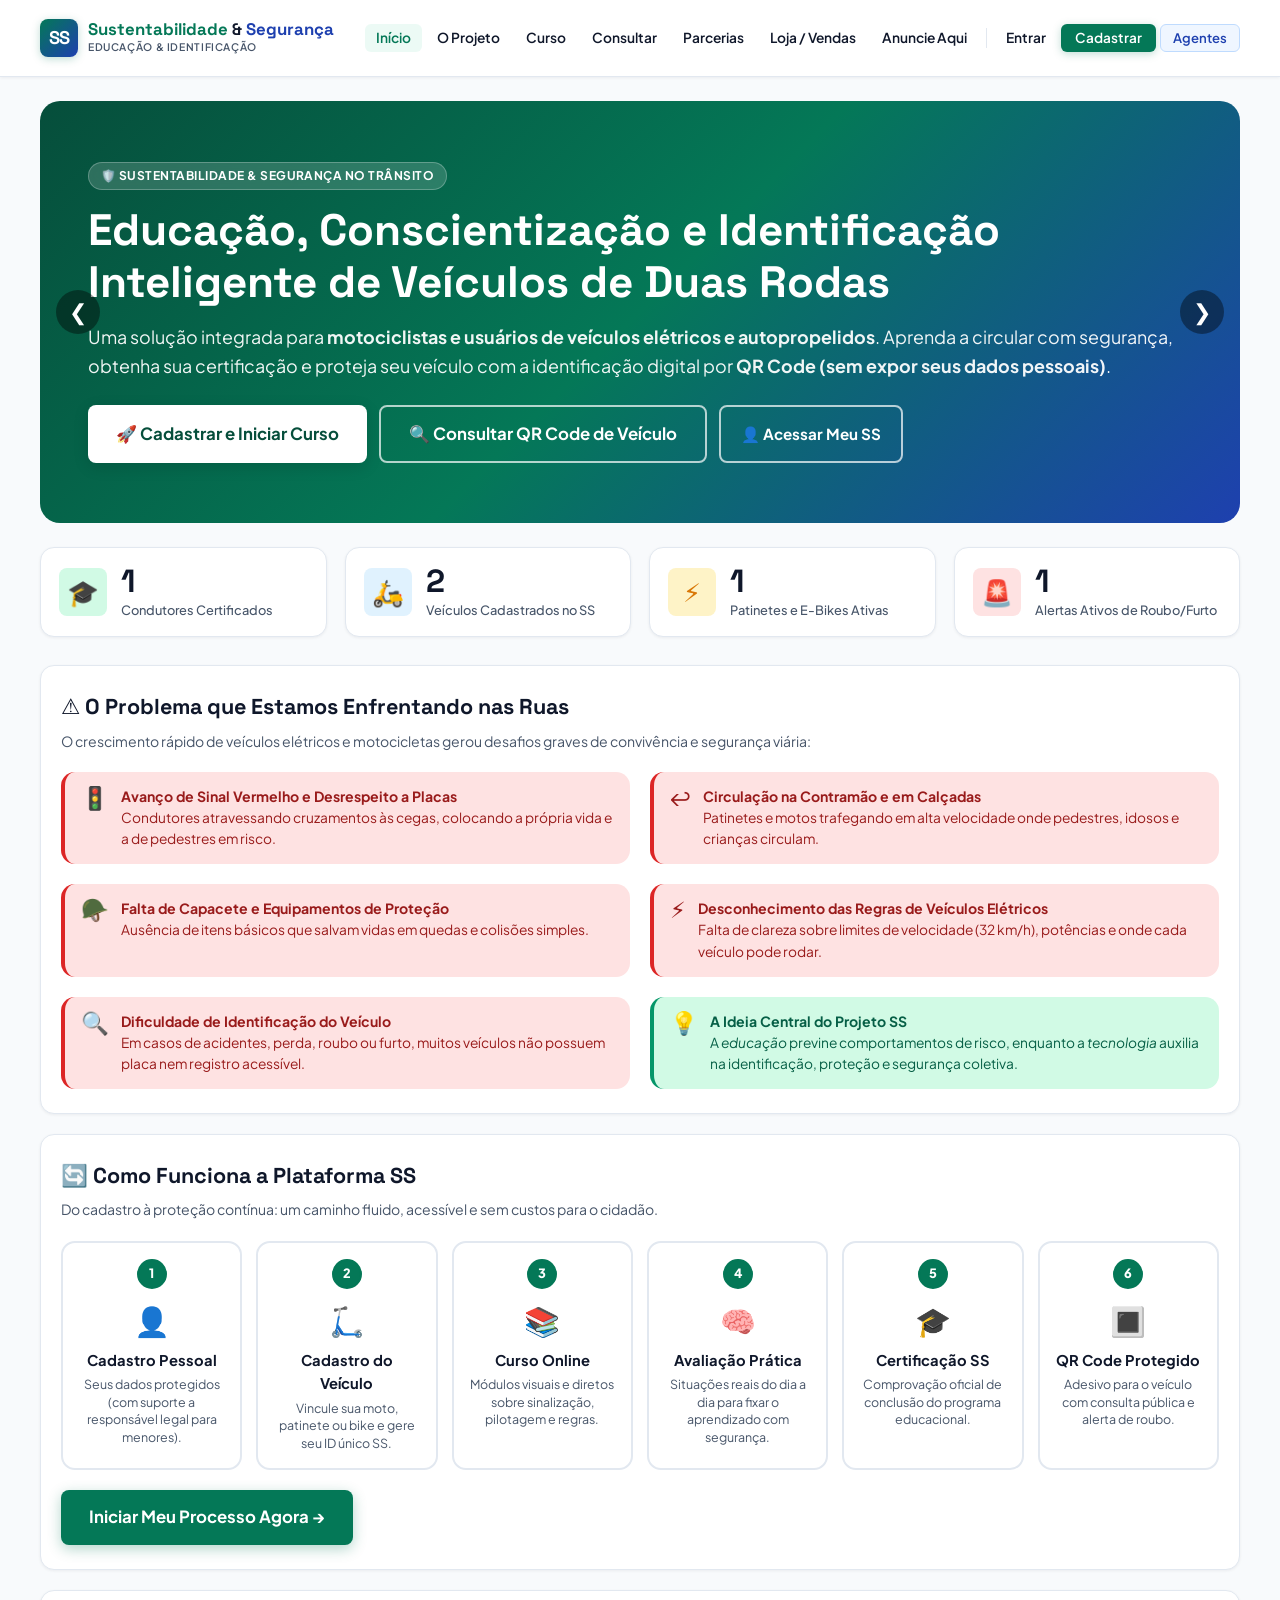
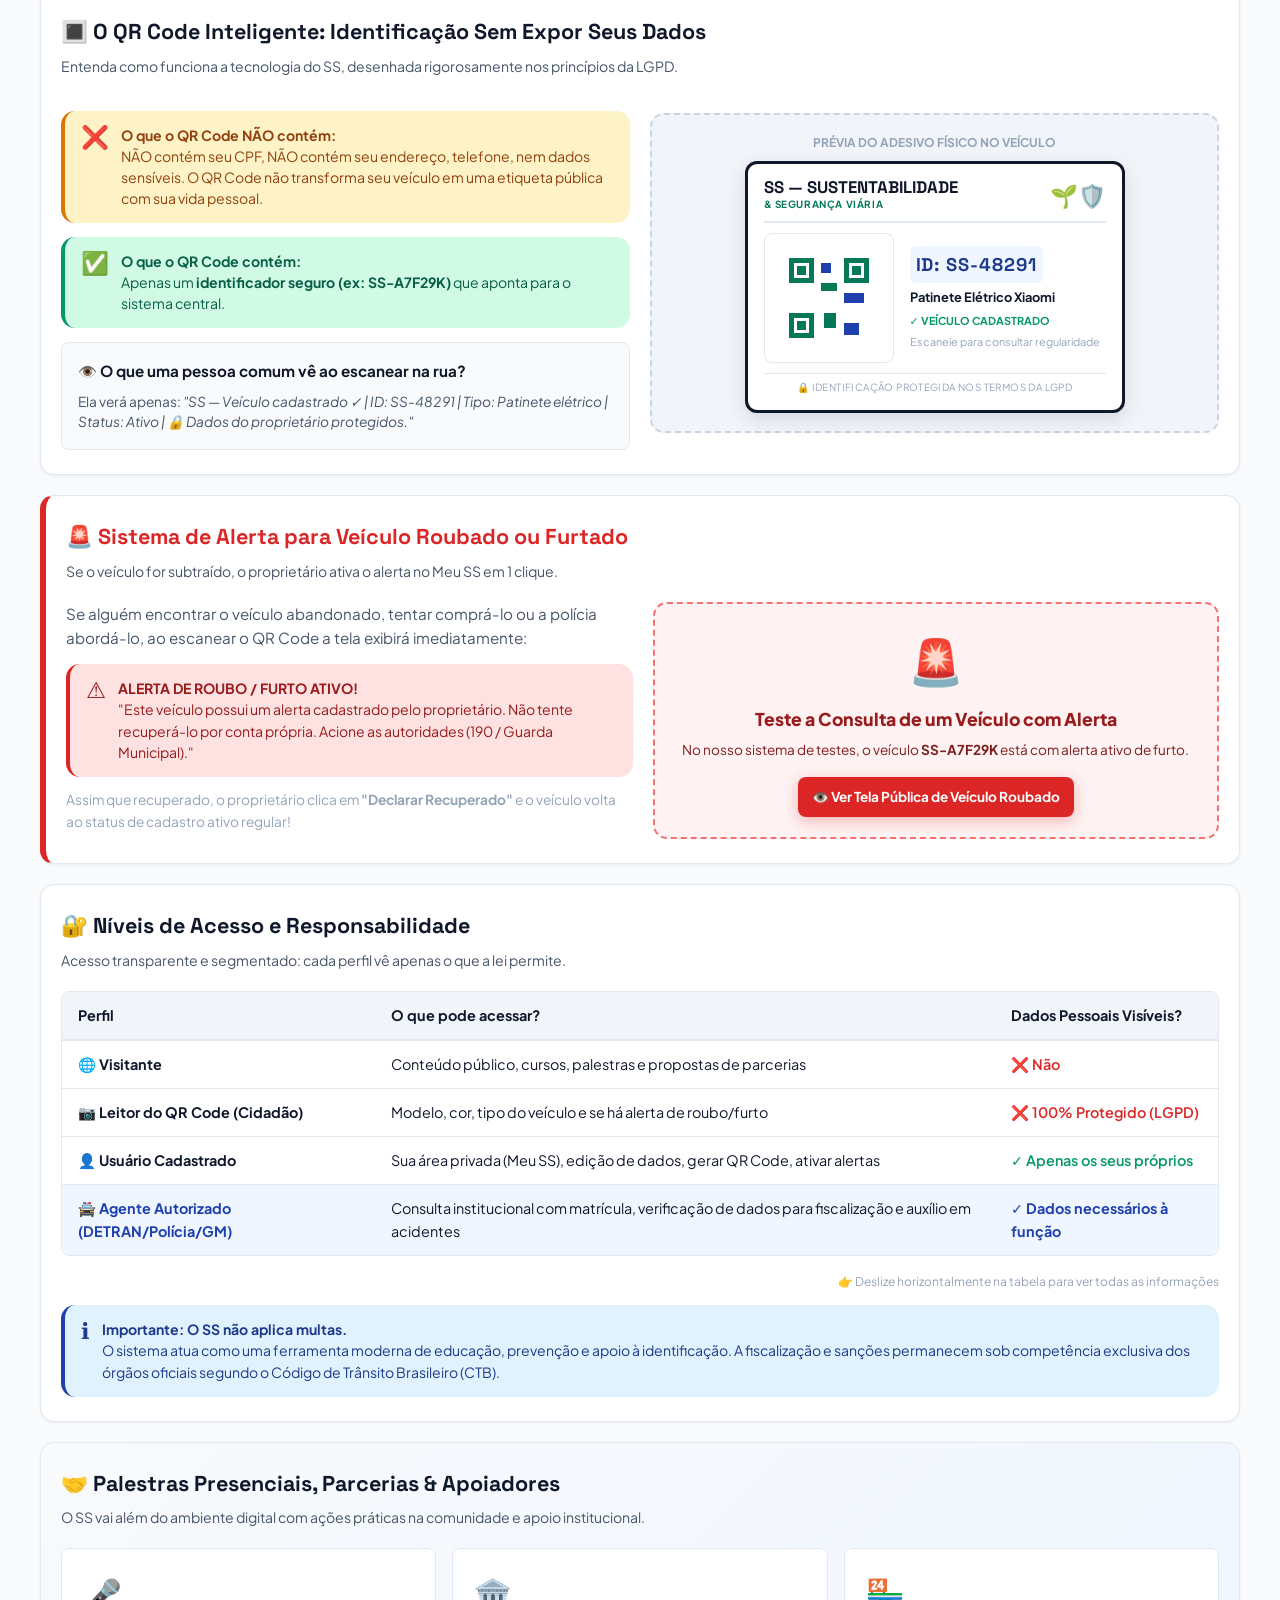
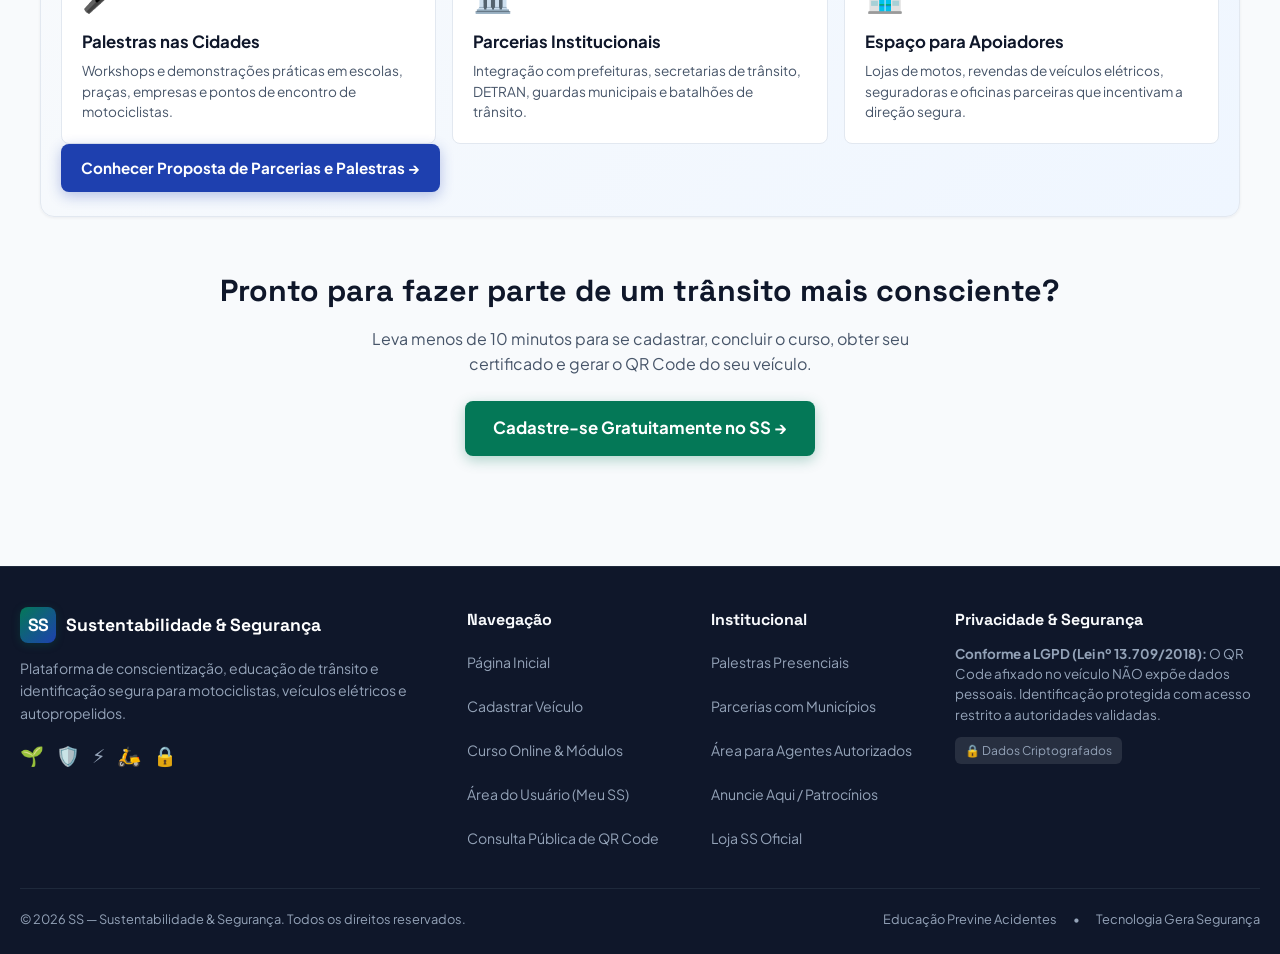
<file: index.html>
<!DOCTYPE html>
<html lang="pt-BR">
<head>
  <meta charset="UTF-8" />
  <meta name="viewport" content="width=device-width, initial-scale=1.0" />
  <title>SS — Sustentabilidade & Segurança | Plataforma Educacional e de Identificação</title>
  <meta name="description" content="Plataforma digital para motociclistas e usuários de veículos elétricos e autopropelidos. Educação, certificação e identificação inteligente com QR Code protegido." />
  <link rel="stylesheet" href="assets/css/style.css" />
  <link rel="icon" href="data:image/svg+xml,<svg xmlns='http://www.w3.org/2000/svg' viewBox='0 0 100 100'><rect width='100' height='100' rx='20' fill='%23047857'/><text x='50%' y='68%' font-family='sans-serif' font-weight='900' font-size='50' fill='white' text-anchor='middle'>SS</text></svg>" />
</head>
<body>

<header class="site-header" id="site-header"></header>

<main class="main-wrapper wide">

  <!-- HERO PRINCIPAL (CARROSSEL) -->
  <section class="hero-carousel-container" style="position: relative; overflow: hidden; border-radius: var(--radius-lg); margin-bottom: 24px;">
    
    <!-- SLIDE 1 (Principal) -->
    <div class="hero-banner carousel-slide" id="slide-1" style="transition: opacity 0.8s ease-in-out; margin-bottom: 0;">
      <div class="hero-badge">
        <span>🛡️ Sustentabilidade & Segurança no Trânsito</span>
      </div>
      <h1 class="hero-title">
        Educação, Conscientização e Identificação Inteligente de Veículos de Duas Rodas
      </h1>
      <p class="hero-description">
        Uma solução integrada para <strong>motociclistas e usuários de veículos elétricos e autopropelidos</strong>.
        Aprenda a circular com segurança, obtenha sua certificação e proteja seu veículo com a identificação digital por <strong>QR Code (sem expor seus dados pessoais)</strong>.
      </p>
      <div class="hero-actions">
        <a href="/cadastro" class="btn btn-light btn-lg">
          🚀 Cadastrar e Iniciar Curso
        </a>
        <a href="/consulta" class="btn btn-outline-white btn-lg">
          🔍 Consultar QR Code de Veículo
        </a>
        <a href="/meu-ss" class="btn btn-outline-white">
          👤 Acessar Meu SS
        </a>
      </div>
    </div>

    <!-- SLIDE 2 (Anúncio) -->
    <div class="hero-banner carousel-slide" id="slide-2" style="background: linear-gradient(135deg, #1E40AF 0%, #1e3a8a 100%); position: absolute; top: 0; left: 0; width: 100%; height: 100%; opacity: 0; transition: opacity 0.8s ease-in-out; display: flex; flex-direction: column; justify-content: center; align-items: center; text-align: center; margin-bottom: 0; padding: 40px 20px; box-sizing: border-box; z-index: 2; pointer-events: none;">
      <div style="font-size:3rem; margin-bottom:16px;">📢</div>
      <h1 class="hero-title" style="margin-bottom: 16px;">
        Coloque Seu Anúncio Aqui
      </h1>
      <p class="hero-description" style="max-width: 700px; margin-bottom: 30px;">
        Apoie a educação no trânsito e exiba sua marca para milhares de motociclistas e usuários de veículos elétricos na sua região.
      </p>
      <div class="hero-actions" style="justify-content: center;">
        <a href="/anuncie.html" class="btn btn-light btn-lg" style="pointer-events: auto;">
          Ver Planos de Patrocínio →
        </a>
      </div>
    </div>

    <!-- SETAS DE NAVEGAÇÃO -->
    <button id="carousel-prev" style="position: absolute; top: 50%; left: 16px; transform: translateY(-50%); background: rgba(0,0,0,0.4); color: white; border: none; border-radius: 50%; width: 44px; height: 44px; font-size: 1.4rem; cursor: pointer; z-index: 10; display: flex; align-items: center; justify-content: center; transition: background 0.2s;">&#10094;</button>
    <button id="carousel-next" style="position: absolute; top: 50%; right: 16px; transform: translateY(-50%); background: rgba(0,0,0,0.4); color: white; border: none; border-radius: 50%; width: 44px; height: 44px; font-size: 1.4rem; cursor: pointer; z-index: 10; display: flex; align-items: center; justify-content: center; transition: background 0.2s;">&#10095;</button>
  </section>

  <!-- ESTATÍSTICAS DA PLATAFORMA -->
  <section class="stats-grid">
    <div class="stat-card">
      <div class="stat-icon green">🎓</div>
      <div>
        <div class="stat-value" id="stat-certificados">0</div>
        <div class="stat-label">Condutores Certificados</div>
      </div>
    </div>
    <div class="stat-card">
      <div class="stat-icon blue">🛵</div>
      <div>
        <div class="stat-value" id="stat-veiculos">0</div>
        <div class="stat-label">Veículos Cadastrados no SS</div>
      </div>
    </div>
    <div class="stat-card">
      <div class="stat-icon amber">⚡</div>
      <div>
        <div class="stat-value" id="stat-eletricos">0</div>
        <div class="stat-label">Patinetes e E-Bikes Ativas</div>
      </div>
    </div>
    <div class="stat-card">
      <div class="stat-icon red">🚨</div>
      <div>
        <div class="stat-value" id="stat-alertas">0</div>
        <div class="stat-label">Alertas Ativos de Roubo/Furto</div>
      </div>
    </div>
  </section>

  <!-- O PROBLEMA QUE ENFRENTAMOS -->
  <section class="card mb-24" id="problema">
    <div class="card-title">⚠️ O Problema que Estamos Enfrentando nas Ruas</div>
    <div class="card-subtitle">
      O crescimento rápido de veículos elétricos e motocicletas gerou desafios graves de convivência e segurança viária:
    </div>

    <div class="grid-responsive-2col">
      <div class="alert-box red" style="margin:0;">
        <span class="alert-icon">🚦</span>
        <div>
          <strong>Avanço de Sinal Vermelho e Desrespeito a Placas</strong><br>
          <span style="font-size:0.86rem;">Condutores atravessando cruzamentos às cegas, colocando a própria vida e a de pedestres em risco.</span>
        </div>
      </div>
      <div class="alert-box red" style="margin:0;">
        <span class="alert-icon">↩️</span>
        <div>
          <strong>Circulação na Contramão e em Calçadas</strong><br>
          <span style="font-size:0.86rem;">Patinetes e motos trafegando em alta velocidade onde pedestres, idosos e crianças circulam.</span>
        </div>
      </div>
      <div class="alert-box red" style="margin:0;">
        <span class="alert-icon">🪖</span>
        <div>
          <strong>Falta de Capacete e Equipamentos de Proteção</strong><br>
          <span style="font-size:0.86rem;">Ausência de itens básicos que salvam vidas em quedas e colisões simples.</span>
        </div>
      </div>
      <div class="alert-box red" style="margin:0;">
        <span class="alert-icon">⚡</span>
        <div>
          <strong>Desconhecimento das Regras de Veículos Elétricos</strong><br>
          <span style="font-size:0.86rem;">Falta de clareza sobre limites de velocidade (32 km/h), potências e onde cada veículo pode rodar.</span>
        </div>
      </div>
      <div class="alert-box red" style="margin:0;">
        <span class="alert-icon">🔍</span>
        <div>
          <strong>Dificuldade de Identificação do Veículo</strong><br>
          <span style="font-size:0.86rem;">Em casos de acidentes, perda, roubo ou furto, muitos veículos não possuem placa nem registro acessível.</span>
        </div>
      </div>
      <div class="alert-box green" style="margin:0;">
        <span class="alert-icon">💡</span>
        <div>
          <strong>A Ideia Central do Projeto SS</strong><br>
          <span style="font-size:0.86rem;">A <em>educação</em> previne comportamentos de risco, enquanto a <em>tecnologia</em> auxilia na identificação, proteção e segurança coletiva.</span>
        </div>
      </div>
    </div>
  </section>

  <!-- FLUXO GERAL DA PLATAFORMA -->
  <section class="card mb-24" id="proposta">
    <div class="card-title">🔄 Como Funciona a Plataforma SS</div>
    <div class="card-subtitle">
      Do cadastro à proteção contínua: um caminho fluido, acessível e sem custos para o cidadão.
    </div>

    <div class="flow-steps-container">
      <div class="flow-step-box active">
        <div class="flow-step-num">1</div>
        <div class="flow-step-icon">👤</div>
        <div class="flow-step-title">Cadastro Pessoal</div>
        <div class="flow-step-desc">Seus dados protegidos (com suporte a responsável legal para menores).</div>
      </div>
      <div class="flow-step-box active">
        <div class="flow-step-num">2</div>
        <div class="flow-step-icon">🛴</div>
        <div class="flow-step-title">Cadastro do Veículo</div>
        <div class="flow-step-desc">Vincule sua moto, patinete ou bike e gere seu ID único SS.</div>
      </div>
      <div class="flow-step-box active">
        <div class="flow-step-num">3</div>
        <div class="flow-step-icon">📚</div>
        <div class="flow-step-title">Curso Online</div>
        <div class="flow-step-desc">Módulos visuais e diretos sobre sinalização, pilotagem e regras.</div>
      </div>
      <div class="flow-step-box active">
        <div class="flow-step-num">4</div>
        <div class="flow-step-icon">🧠</div>
        <div class="flow-step-title">Avaliação Prática</div>
        <div class="flow-step-desc">Situações reais do dia a dia para fixar o aprendizado com segurança.</div>
      </div>
      <div class="flow-step-box active">
        <div class="flow-step-num">5</div>
        <div class="flow-step-icon">🎓</div>
        <div class="flow-step-title">Certificação SS</div>
        <div class="flow-step-desc">Comprovação oficial de conclusão do programa educacional.</div>
      </div>
      <div class="flow-step-box active">
        <div class="flow-step-num">6</div>
        <div class="flow-step-icon">🔳</div>
        <div class="flow-step-title">QR Code Protegido</div>
        <div class="flow-step-desc">Adesivo para o veículo com consulta pública e alerta de roubo.</div>
      </div>
    </div>

    <div class="text-center mt-24">
      <a href="/cadastro" class="btn btn-primary btn-lg">
        Iniciar Meu Processo Agora →
      </a>
    </div>
  </section>

  <!-- O DIFERENCIAL DO QR CODE E PRIVACIDADE LGPD -->
  <section class="card mb-24">
    <div class="card-title">🔳 O QR Code Inteligente: Identificação Sem Expor Seus Dados</div>
    <div class="card-subtitle">
      Entenda como funciona a tecnologia do SS, desenhada rigorosamente nos princípios da LGPD.
    </div>

    <div class="grid-responsive-2col" style="align-items:center;">
      <div>
        <div class="alert-box amber">
          <span class="alert-icon">❌</span>
          <div>
            <strong>O que o QR Code NÃO contém:</strong><br>
            <span>NÃO contém seu CPF, NÃO contém seu endereço, telefone, nem dados sensíveis. O QR Code não transforma seu veículo em uma etiqueta pública com sua vida pessoal.</span>
          </div>
        </div>

        <div class="alert-box green">
          <span class="alert-icon">✅</span>
          <div>
            <strong>O que o QR Code contém:</strong><br>
            <span>Apenas um <strong>identificador seguro (ex: SS-A7F29K)</strong> que aponta para o sistema central.</span>
          </div>
        </div>

        <div style="background:#F8FAFC; border:1px solid var(--border); border-radius:var(--radius-sm); padding:16px;">
          <h4 style="font-size:0.95rem; font-weight:700; color:var(--text); margin-bottom:8px;">
            👁️ O que uma pessoa comum vê ao escanear na rua?
          </h4>
          <p style="font-size:0.86rem; color:var(--text-secondary); line-height:1.5;">
            Ela verá apenas: <em>"SS — Veículo cadastrado ✓ | ID: SS-48291 | Tipo: Patinete elétrico | Status: Ativo | 🔒 Dados do proprietário protegidos."</em>
          </p>
        </div>
      </div>

      <!-- SIMULADOR VISUAL DO ADESIVO -->
      <div class="sticker-preview-wrapper" style="margin:0;">
        <span style="font-size:0.75rem; font-weight:700; color:var(--text-muted); text-transform:uppercase; margin-bottom:8px;">
          Prévia do Adesivo Físico no Veículo
        </span>
        <div class="physical-sticker">
          <div class="sticker-header">
            <div>
              <div class="sticker-brand-text">SS — SUSTENTABILIDADE</div>
              <div class="sticker-sub">& SEGURANÇA VIÁRIA</div>
            </div>
            <div style="font-size:1.4rem;">🌱🛡️</div>
          </div>
          <div class="sticker-body">
            <div class="sticker-qr-slot">
              <!-- QR Code demonstrativo estático SVG -->
              <svg width="100" height="100" viewBox="0 0 100 100">
                <rect width="100" height="100" fill="#fff"/>
                <rect x="10" y="10" width="25" height="25" fill="#047857"/>
                <rect x="15" y="15" width="15" height="15" fill="#fff"/>
                <rect x="18" y="18" width="9" height="9" fill="#047857"/>
                
                <rect x="65" y="10" width="25" height="25" fill="#047857"/>
                <rect x="70" y="15" width="15" height="15" fill="#fff"/>
                <rect x="73" y="18" width="9" height="9" fill="#047857"/>
                
                <rect x="10" y="65" width="25" height="25" fill="#047857"/>
                <rect x="15" y="70" width="15" height="15" fill="#fff"/>
                <rect x="18" y="73" width="9" height="9" fill="#047857"/>

                <rect x="42" y="15" width="10" height="10" fill="#1E40AF"/>
                <rect x="42" y="35" width="16" height="8" fill="#047857"/>
                <rect x="65" y="45" width="20" height="10" fill="#1E40AF"/>
                <rect x="45" y="65" width="12" height="15" fill="#047857"/>
                <rect x="65" y="75" width="15" height="12" fill="#1E40AF"/>
              </svg>
            </div>
            <div class="sticker-details">
              <div class="sticker-id-code">ID: SS-48291</div>
              <div class="sticker-vehicle-name">Patinete Elétrico Xiaomi</div>
              <div class="sticker-badge-secure">✓ VEÍCULO CADASTRADO</div>
              <div style="font-size:0.68rem; color:var(--text-muted); margin-top:4px;">
                Escaneie para consultar regularidade
              </div>
            </div>
          </div>
          <div class="sticker-footer">
            🔒 Identificação Protegida nos termos da LGPD
          </div>
        </div>
      </div>
    </div>
  </section>

  <!-- O RECURSO DE ALERTA DE ROUBO/FURTO -->
  <section class="card mb-24" style="border-left: 6px solid var(--danger);">
    <div class="card-title" style="color:var(--danger);">
      🚨 Sistema de Alerta para Veículo Roubado ou Furtado
    </div>
    <div class="card-subtitle">
      Se o veículo for subtraído, o proprietário ativa o alerta no Meu SS em 1 clique.
    </div>

    <div class="grid-responsive-2col">
      <div>
        <p style="font-size:0.95rem; color:var(--text-secondary); line-height:1.6; margin-bottom:14px;">
          Se alguém encontrar o veículo abandonado, tentar comprá-lo ou a polícia abordá-lo, ao escanear o QR Code a tela exibirá imediatamente:
        </p>
        <div class="alert-box red" style="margin:0;">
          <span class="alert-icon">⚠️</span>
          <div>
            <strong>ALERTA DE ROUBO / FURTO ATIVO!</strong><br>
            <span>"Este veículo possui um alerta cadastrado pelo proprietário. Não tente recuperá-lo por conta própria. Acione as autoridades (190 / Guarda Municipal)."</span>
          </div>
        </div>
        <p style="font-size:0.86rem; color:var(--text-muted); margin-top:12px;">
          Assim que recuperado, o proprietário clica em <strong>"Declarar Recuperado"</strong> e o veículo volta ao status de cadastro ativo regular!
        </p>
      </div>

      <div style="background:#FEF2F2; border:2px dashed #F87171; border-radius:var(--radius-md); padding:20px; display:flex; flex-direction:column; justify-content:center; align-items:center; text-align:center;">
        <div style="font-size:2.8rem; margin-bottom:10px;">🚨</div>
        <h4 style="color:#991B1B; font-size:1.1rem; font-weight:800; margin-bottom:6px;">
          Teste a Consulta de um Veículo com Alerta
        </h4>
        <p style="font-size:0.85rem; color:#7F1D1D; margin-bottom:16px;">
          No nosso sistema de testes, o veículo <strong>SS-A7F29K</strong> está com alerta ativo de furto.
        </p>
        <a href="/consulta?id=SS-A7F29K" class="btn btn-danger btn-sm">
          👁️ Ver Tela Pública de Veículo Roubado
        </a>
      </div>
    </div>
  </section>

  <!-- NÍVEIS DE ACESSO & ÁREA DE AGENTES -->
  <section class="card mb-24">
    <div class="card-title">🔐 Níveis de Acesso e Responsabilidade</div>
    <div class="card-subtitle">
      Acesso transparente e segmentado: cada perfil vê apenas o que a lei permite.
    </div>

    <div class="table-responsive-wrapper">
      <table style="width:100%; border-collapse:collapse; font-size:0.9rem; text-align:left;">
        <thead>
          <tr style="background:#F1F5F9; border-bottom:2px solid var(--border);">
            <th style="padding:12px 16px;">Perfil</th>
            <th style="padding:12px 16px;">O que pode acessar?</th>
            <th style="padding:12px 16px;">Dados Pessoais Visíveis?</th>
          </tr>
        </thead>
        <tbody>
          <tr style="border-bottom:1px solid var(--border);">
            <td style="padding:12px 16px; font-weight:700;">🌐 Visitante</td>
            <td style="padding:12px 16px;">Conteúdo público, cursos, palestras e propostas de parcerias</td>
            <td style="padding:12px 16px; color:var(--danger); font-weight:600;">❌ Não</td>
          </tr>
          <tr style="border-bottom:1px solid var(--border);">
            <td style="padding:12px 16px; font-weight:700;">📷 Leitor do QR Code (Cidadão)</td>
            <td style="padding:12px 16px;">Modelo, cor, tipo do veículo e se há alerta de roubo/furto</td>
            <td style="padding:12px 16px; color:var(--danger); font-weight:600;">❌ 100% Protegido (LGPD)</td>
          </tr>
          <tr style="border-bottom:1px solid var(--border);">
            <td style="padding:12px 16px; font-weight:700;">👤 Usuário Cadastrado</td>
            <td style="padding:12px 16px;">Sua área privada (Meu SS), edição de dados, gerar QR Code, ativar alertas</td>
            <td style="padding:12px 16px; color:var(--success); font-weight:600;">✓ Apenas os seus próprios</td>
          </tr>
          <tr style="background:#EFF6FF;">
            <td style="padding:12px 16px; font-weight:700; color:var(--secondary);">🚔 Agente Autorizado (DETRAN/Polícia/GM)</td>
            <td style="padding:12px 16px;">Consulta institucional com matrícula, verificação de dados para fiscalização e auxílio em acidentes</td>
            <td style="padding:12px 16px; color:var(--secondary); font-weight:700;">✓ Dados necessários à função</td>
          </tr>
        </tbody>
      </table>
    </div>
    <div class="table-scroll-hint">👉 Deslize horizontalmente na tabela para ver todas as informações</div>

    <div class="alert-box blue mt-16" style="margin-bottom:0;">
      <span class="alert-icon">ℹ️</span>
      <div>
        <strong>Importante: O SS não aplica multas.</strong><br>
        <span>O sistema atua como uma ferramenta moderna de educação, prevenção e apoio à identificação. A fiscalização e sanções permanecem sob competência exclusiva dos órgãos oficiais segundo o Código de Trânsito Brasileiro (CTB).</span>
      </div>
    </div>
  </section>



  <!-- PALESTRAS PRESENCIAIS, PARCERIAS E PUBLICIDADE -->
  <section class="card mb-24" style="background:linear-gradient(135deg, #F8FAFC 0%, #EFF6FF 100%);">
    <div class="card-title">🤝 Palestras Presenciais, Parcerias & Apoiadores</div>
    <div class="card-subtitle">
      O SS vai além do ambiente digital com ações práticas na comunidade e apoio institucional.
    </div>

    <div class="grid-responsive-3col">
      <div style="background:#fff; border-radius:var(--radius-sm); padding:20px; border:1px solid var(--border);">
        <div style="font-size:2rem; margin-bottom:8px;">🎤</div>
        <h4 style="font-size:1.05rem; font-weight:700; margin-bottom:6px;">Palestras nas Cidades</h4>
        <p style="font-size:0.85rem; color:var(--text-secondary); line-height:1.5;">
          Workshops e demonstrações práticas em escolas, praças, empresas e pontos de encontro de motociclistas.
        </p>
      </div>

      <div style="background:#fff; border-radius:var(--radius-sm); padding:20px; border:1px solid var(--border);">
        <div style="font-size:2rem; margin-bottom:8px;">🏛️</div>
        <h4 style="font-size:1.05rem; font-weight:700; margin-bottom:6px;">Parcerias Institucionais</h4>
        <p style="font-size:0.85rem; color:var(--text-secondary); line-height:1.5;">
          Integração com prefeituras, secretarias de trânsito, DETRAN, guardas municipais e batalhões de trânsito.
        </p>
      </div>

      <div style="background:#fff; border-radius:var(--radius-sm); padding:20px; border:1px solid var(--border);">
        <div style="font-size:2rem; margin-bottom:8px;">🏪</div>
        <h4 style="font-size:1.05rem; font-weight:700; margin-bottom:6px;">Espaço para Apoiadores</h4>
        <p style="font-size:0.85rem; color:var(--text-secondary); line-height:1.5;">
          Lojas de motos, revendas de veículos elétricos, seguradoras e oficinas parceiras que incentivam a direção segura.
        </p>
      </div>
    </div>

    <div class="text-center mt-24">
      <a href="/palestras" class="btn btn-secondary">
        Conhecer Proposta de Parcerias e Palestras →
      </a>
    </div>
  </section>

  <!-- CTA FINAL -->
  <section style="text-align:center; padding:30px 20px;">
    <h2 style="font-family:var(--font-display); font-size:1.9rem; font-weight:800; color:var(--text); margin-bottom:10px;">
      Pronto para fazer parte de um trânsito mais consciente?
    </h2>
    <p style="font-size:1rem; color:var(--text-secondary); max-width:600px; margin:0 auto 24px;">
      Leva menos de 10 minutos para se cadastrar, concluir o curso, obter seu certificado e gerar o QR Code do seu veículo.
    </p>
    <a href="/cadastro" class="btn btn-primary btn-lg">
      Cadastre-se Gratuitamente no SS →
    </a>
  </section>

</main>

<footer class="site-footer" id="site-footer"></footer>

<script type="module">
  import { renderHeader, renderFooter, getDB } from './assets/js/app.js?v=3';

  renderHeader('home');
  renderFooter();

  // Atualiza contadores
  const db = getDB();
  document.getElementById('stat-certificados').textContent = db.certificados.length;
  document.getElementById('stat-veiculos').textContent = db.veiculos.length;
  document.getElementById('stat-eletricos').textContent = db.veiculos.filter(v => v.tipo === 'patinete' || v.tipo === 'bike').length;
  document.getElementById('stat-alertas').textContent = db.veiculos.filter(v => v.status === 'ROUBADO_FURTADO').length;

  // Lógica do Carrossel do Hero
  let currentSlide = 1;
  let carouselInterval;
  const slide1 = document.getElementById('slide-1');
  const slide2 = document.getElementById('slide-2');
  const carouselContainer = document.querySelector('.hero-carousel-container');
  const btnPrev = document.getElementById('carousel-prev');
  const btnNext = document.getElementById('carousel-next');

  function updateSlide(targetSlide) {
    if (!slide1 || !slide2) return;
    if (targetSlide === 1) {
      slide1.style.opacity = '1';
      slide1.style.pointerEvents = 'auto';
      slide2.style.opacity = '0';
      slide2.style.pointerEvents = 'none';
      currentSlide = 1;
    } else {
      slide1.style.opacity = '0';
      slide1.style.pointerEvents = 'none';
      slide2.style.opacity = '1';
      slide2.style.pointerEvents = 'auto';
      currentSlide = 2;
    }
  }

  function nextSlide() {
    updateSlide(currentSlide === 1 ? 2 : 1);
  }

  function prevSlide() {
    updateSlide(currentSlide === 1 ? 2 : 1);
  }

  function startCarousel() {
    carouselInterval = setInterval(nextSlide, 10000);
  }

  function stopCarousel() {
    clearInterval(carouselInterval);
  }

  if (carouselContainer) {
    carouselContainer.addEventListener('mouseenter', stopCarousel);
    carouselContainer.addEventListener('mouseleave', startCarousel);
  }

  if (btnPrev) {
    btnPrev.addEventListener('click', prevSlide);
    btnPrev.addEventListener('mouseenter', () => btnPrev.style.background = 'rgba(0,0,0,0.8)');
    btnPrev.addEventListener('mouseleave', () => btnPrev.style.background = 'rgba(0,0,0,0.4)');
  }
  if (btnNext) {
    btnNext.addEventListener('click', nextSlide);
    btnNext.addEventListener('mouseenter', () => btnNext.style.background = 'rgba(0,0,0,0.8)');
    btnNext.addEventListener('mouseleave', () => btnNext.style.background = 'rgba(0,0,0,0.4)');
  }

  startCarousel();
</script>
</body>
</html>
</file>
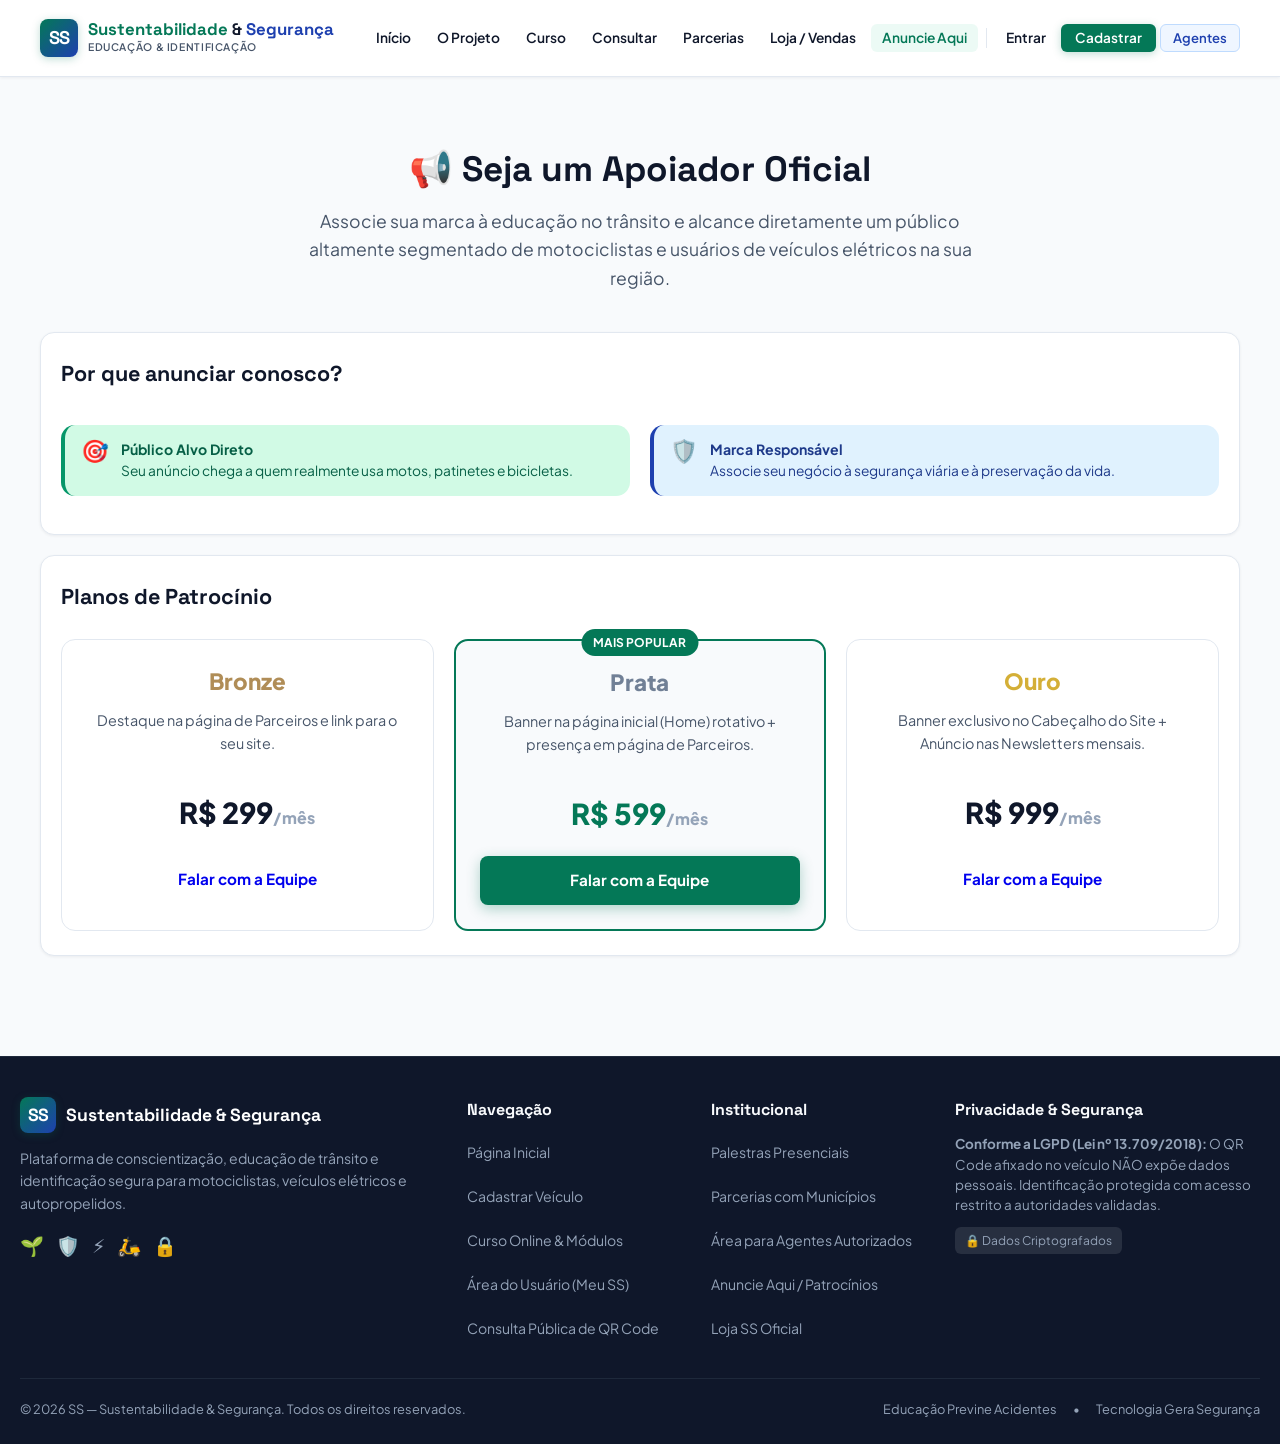
<file: anuncie.html>
<!DOCTYPE html>
<html lang="pt-BR">
<head>
  <meta charset="UTF-8" />
  <meta name="viewport" content="width=device-width, initial-scale=1.0" />
  <title>Anuncie Aqui | SS — Sustentabilidade & Segurança</title>
  <link rel="stylesheet" href="assets/css/style.css" />
  <link rel="icon" href="data:image/svg+xml,<svg xmlns='http://www.w3.org/2000/svg' viewBox='0 0 100 100'><rect width='100' height='100' rx='20' fill='%23047857'/><text x='50%' y='68%' font-family='sans-serif' font-weight='900' font-size='50' fill='white' text-anchor='middle'>SS</text></svg>" />
</head>
<body>

<header class="site-header" id="site-header"></header>

<main class="main-wrapper wide">
  <div class="page-header" style="text-align:center; padding: 40px 20px;">
    <h1 style="font-family: var(--font-display); font-weight: 800; font-size: 2.2rem; color: var(--text);">
      📢 Seja um Apoiador Oficial
    </h1>
    <p style="font-size: 1.1rem; color: var(--text-secondary); max-width: 700px; margin: 10px auto 0;">
      Associe sua marca à educação no trânsito e alcance diretamente um público altamente segmentado de motociclistas e usuários de veículos elétricos na sua região.
    </p>
  </div>

  <section class="card mb-24">
    <div class="card-title">Por que anunciar conosco?</div>
    <div class="grid-responsive-2col" style="margin-top: 20px;">
      <div class="alert-box green">
        <span class="alert-icon">🎯</span>
        <div>
          <strong>Público Alvo Direto</strong><br>
          <span style="font-size: 0.86rem;">Seu anúncio chega a quem realmente usa motos, patinetes e bicicletas.</span>
        </div>
      </div>
      <div class="alert-box blue">
        <span class="alert-icon">🛡️</span>
        <div>
          <strong>Marca Responsável</strong><br>
          <span style="font-size: 0.86rem;">Associe seu negócio à segurança viária e à preservação da vida.</span>
        </div>
      </div>
    </div>
  </section>

  <section class="card mb-24">
    <div class="card-title" style="text-align: center;">Planos de Patrocínio</div>
    <div class="grid-responsive-3col" style="margin-top: 24px; gap: 20px;">
      
      <!-- PLANO BRONZE -->
      <div style="border: 1px solid var(--border); border-radius: var(--radius-md); padding: 24px; text-align: center; background: #fff;">
        <h3 style="color: #B08D57; font-size: 1.4rem; font-weight: 800; margin-bottom: 10px;">Bronze</h3>
        <p style="font-size: 0.9rem; color: var(--text-secondary); margin-bottom: 20px; height: 60px;">
          Destaque na página de Parceiros e link para o seu site.
        </p>
        <div style="font-size: 1.8rem; font-weight: 800; color: var(--text); margin-bottom: 20px;">
          R$ 299<span style="font-size: 1rem; color: var(--text-muted);">/mês</span>
        </div>
        <a href="https://wa.me/5511999999999?text=Olá, quero saber mais sobre o plano Bronze de anúncios." target="_blank" class="btn btn-outline-primary" style="width: 100%;">
          Falar com a Equipe
        </a>
      </div>

      <!-- PLANO PRATA -->
      <div style="border: 2px solid var(--primary); border-radius: var(--radius-md); padding: 24px; text-align: center; background: #F8FAFC; position: relative;">
        <div style="position: absolute; top: -12px; left: 50%; transform: translateX(-50%); background: var(--primary); color: #fff; font-size: 0.75rem; font-weight: 700; padding: 4px 12px; border-radius: 20px;">
          MAIS POPULAR
        </div>
        <h3 style="color: #718096; font-size: 1.4rem; font-weight: 800; margin-bottom: 10px;">Prata</h3>
        <p style="font-size: 0.9rem; color: var(--text-secondary); margin-bottom: 20px; height: 60px;">
          Banner na página inicial (Home) rotativo + presença em página de Parceiros.
        </p>
        <div style="font-size: 1.8rem; font-weight: 800; color: var(--primary); margin-bottom: 20px;">
          R$ 599<span style="font-size: 1rem; color: var(--text-muted);">/mês</span>
        </div>
        <a href="https://wa.me/5511999999999?text=Olá, quero saber mais sobre o plano Prata de anúncios." target="_blank" class="btn btn-primary" style="width: 100%;">
          Falar com a Equipe
        </a>
      </div>

      <!-- PLANO OURO -->
      <div style="border: 1px solid var(--border); border-radius: var(--radius-md); padding: 24px; text-align: center; background: #fff;">
        <h3 style="color: #D4AF37; font-size: 1.4rem; font-weight: 800; margin-bottom: 10px;">Ouro</h3>
        <p style="font-size: 0.9rem; color: var(--text-secondary); margin-bottom: 20px; height: 60px;">
          Banner exclusivo no Cabeçalho do Site + Anúncio nas Newsletters mensais.
        </p>
        <div style="font-size: 1.8rem; font-weight: 800; color: var(--text); margin-bottom: 20px;">
          R$ 999<span style="font-size: 1rem; color: var(--text-muted);">/mês</span>
        </div>
        <a href="https://wa.me/5511999999999?text=Olá, quero saber mais sobre o plano Ouro de anúncios." target="_blank" class="btn btn-outline-primary" style="width: 100%;">
          Falar com a Equipe
        </a>
      </div>

    </div>
  </section>

</main>

<footer class="site-footer" id="site-footer"></footer>

<script type="module">
  import { renderHeader, renderFooter } from './assets/js/app.js?v=3';
  renderHeader('anuncie');
  renderFooter();
</script>
</body>
</html>
</file>
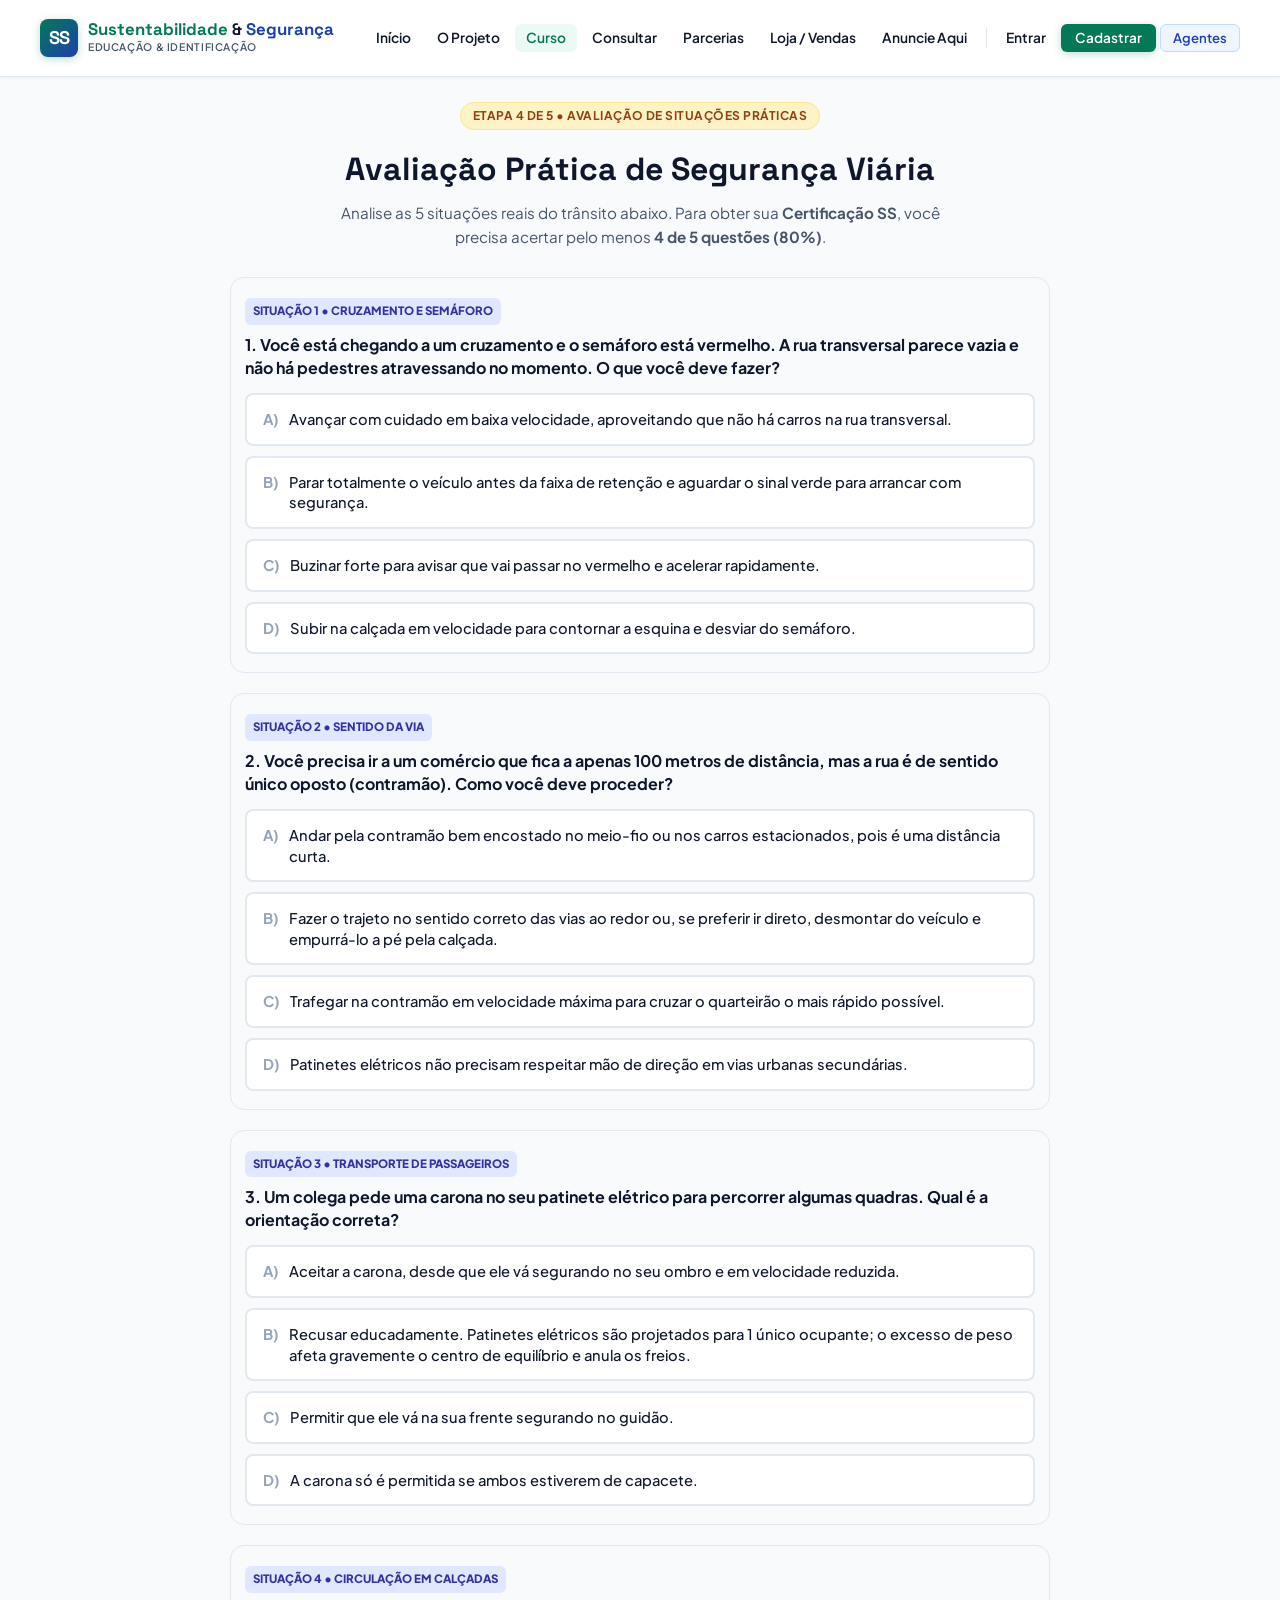
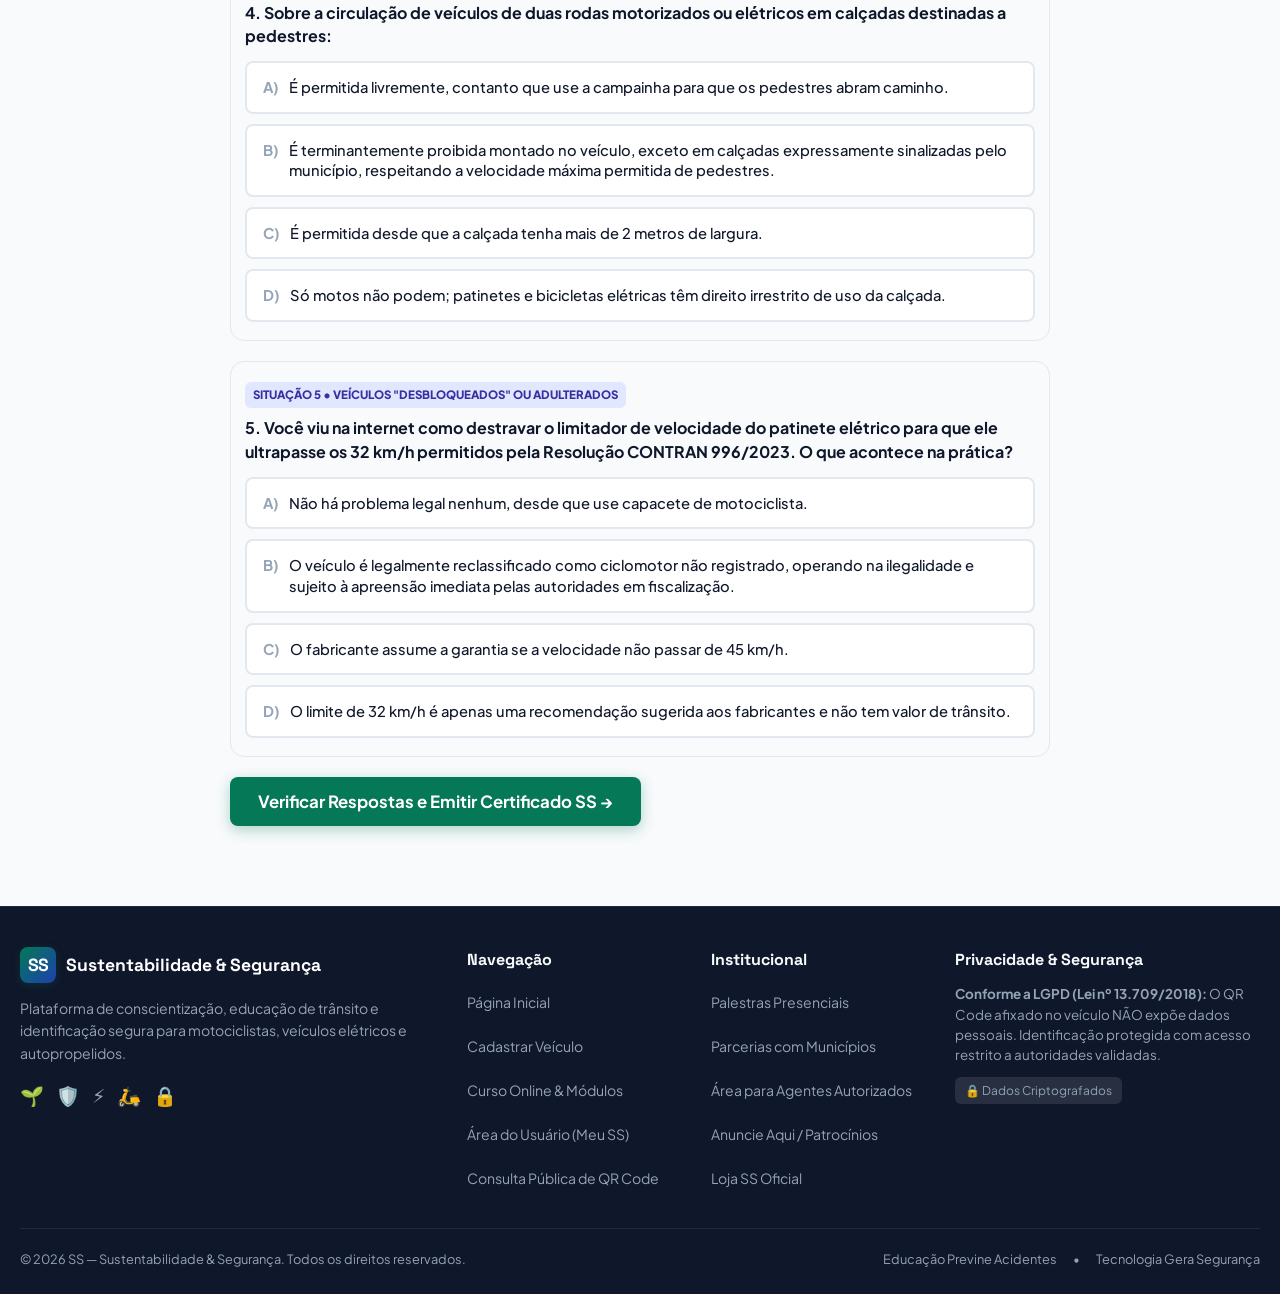
<file: avaliacao.html>
<!DOCTYPE html>
<html lang="pt-BR">
<head>
  <meta charset="UTF-8" />
  <meta name="viewport" content="width=device-width, initial-scale=1.0" />
  <title>Avaliação Prática — SS Sustentabilidade & Segurança</title>
  <link rel="stylesheet" href="assets/css/style.css" />
  <link rel="icon" href="data:image/svg+xml,<svg xmlns='http://www.w3.org/2000/svg' viewBox='0 0 100 100'><rect width='100' height='100' rx='20' fill='%23047857'/><text x='50%' y='68%' font-family='sans-serif' font-weight='900' font-size='50' fill='white' text-anchor='middle'>SS</text></svg>" />
</head>
<body>

<header class="site-header" id="site-header"></header>

<main class="main-wrapper narrow">

  <div style="text-align:center; margin-bottom:28px;">
    <div class="hero-badge" style="background:#FEF3C7; color:#92400E; border:1px solid #FDE68A;">
      Etapa 4 de 5 • Avaliação de Situações Práticas
    </div>
    <h1 style="font-family:var(--font-display); font-size:2rem; font-weight:800; color:var(--text); margin-bottom:6px;">
      Avaliação Prática de Segurança Viária
    </h1>
    <p style="color:var(--text-secondary); font-size:0.95rem; max-width:600px; margin:0 auto;">
      Analise as 5 situações reais do trânsito abaixo. Para obter sua <strong>Certificação SS</strong>, você precisa acertar pelo menos <strong>4 de 5 questões (80%)</strong>.
    </p>
  </div>

  <div id="quizContainer">
    <!-- QUESTÕES RENDERIZADAS VIA JAVASCRIPT -->
  </div>

  <div id="resultBox" style="display:none;" class="card text-center mb-24">
    <!-- RESULTADO APÓS SUBMISSÃO -->
  </div>

  <div class="text-center mt-24" id="quizActions">
    <button class="btn btn-primary btn-lg" id="btnSubmitQuiz" onclick="submitQuiz()">
      Verificar Respostas e Emitir Certificado SS →
    </button>
  </div>

</main>

<footer class="site-footer" id="site-footer"></footer>

<script type="module">
  import {
    renderHeader, renderFooter, getDB, saveDB,
    getCurrentUser, showToast
  } from './assets/js/app.js?v=3';

  renderHeader('curso');
  renderFooter();

  const scenarios = [
    {
      id: 1,
      badge: 'Situação 1 • Cruzamento e Semáforo',
      title: 'Você está chegando a um cruzamento e o semáforo está vermelho. A rua transversal parece vazia e não há pedestres atravessando no momento. O que você deve fazer?',
      options: [
        { text: 'Avançar com cuidado em baixa velocidade, aproveitando que não há carros na rua transversal.', correct: false },
        { text: 'Parar totalmente o veículo antes da faixa de retenção e aguardar o sinal verde para arrancar com segurança.', correct: true },
        { text: 'Buzinar forte para avisar que vai passar no vermelho e acelerar rapidamente.', correct: false },
        { text: 'Subir na calçada em velocidade para contornar a esquina e desviar do semáforo.', correct: false }
      ],
      explanation: 'Avançar o sinal vermelho é infração gravíssima (art. 208 do CTB) e a maior causa de acidentes severos em cruzamentos. A parada total é obrigatória sempre.'
    },
    {
      id: 2,
      badge: 'Situação 2 • Sentido da Via',
      title: 'Você precisa ir a um comércio que fica a apenas 100 metros de distância, mas a rua é de sentido único oposto (contramão). Como você deve proceder?',
      options: [
        { text: 'Andar pela contramão bem encostado no meio-fio ou nos carros estacionados, pois é uma distância curta.', correct: false },
        { text: 'Fazer o trajeto no sentido correto das vias ao redor ou, se preferir ir direto, desmontar do veículo e empurrá-lo a pé pela calçada.', correct: true },
        { text: 'Trafegar na contramão em velocidade máxima para cruzar o quarteirão o mais rápido possível.', correct: false },
        { text: 'Patinetes elétricos não precisam respeitar mão de direção em vias urbanas secundárias.', correct: false }
      ],
      explanation: 'Circular na contramão gera altíssimo risco de colisão frontal. Ao desmontar e empurrar o veículo a pé, o condutor equipara-se legalmente ao pedestre.'
    },
    {
      id: 3,
      badge: 'Situação 3 • Transporte de Passageiros',
      title: 'Um colega pede uma carona no seu patinete elétrico para percorrer algumas quadras. Qual é a orientação correta?',
      options: [
        { text: 'Aceitar a carona, desde que ele vá segurando no seu ombro e em velocidade reduzida.', correct: false },
        { text: 'Recusar educadamente. Patinetes elétricos são projetados para 1 único ocupante; o excesso de peso afeta gravemente o centro de equilíbrio e anula os freios.', correct: true },
        { text: 'Permitir que ele vá na sua frente segurando no guidão.', correct: false },
        { text: 'A carona só é permitida se ambos estiverem de capacete.', correct: false }
      ],
      explanation: 'Patinetes e autopropelidos não comportam garupa. Dois ocupantes causam perda instantânea de estabilidade em buracos ou curvas.'
    },
    {
      id: 4,
      badge: 'Situação 4 • Circulação em Calçadas',
      title: 'Sobre a circulação de veículos de duas rodas motorizados ou elétricos em calçadas destinadas a pedestres:',
      options: [
        { text: 'É permitida livremente, contanto que use a campainha para que os pedestres abram caminho.', correct: false },
        { text: 'É terminantemente proibida montado no veículo, exceto em calçadas expressamente sinalizadas pelo município, respeitando a velocidade máxima permitida de pedestres.', correct: true },
        { text: 'É permitida desde que a calçada tenha mais de 2 metros de largura.', correct: false },
        { text: 'Só motos não podem; patinetes e bicicletas elétricas têm direito irrestrito de uso da calçada.', correct: false }
      ],
      explanation: 'A calçada é refúgio inviolável do pedestre. Para transitar por ela, o condutor de veículo elétrico ou moto deve estar desembarcado.'
    },
    {
      id: 5,
      badge: 'Situação 5 • Veículos "Desbloqueados" ou Adulterados',
      title: 'Você viu na internet como destravar o limitador de velocidade do patinete elétrico para que ele ultrapasse os 32 km/h permitidos pela Resolução CONTRAN 996/2023. O que acontece na prática?',
      options: [
        { text: 'Não há problema legal nenhum, desde que use capacete de motociclista.', correct: false },
        { text: 'O veículo é legalmente reclassificado como ciclomotor não registrado, operando na ilegalidade e sujeito à apreensão imediata pelas autoridades em fiscalização.', correct: true },
        { text: 'O fabricante assume a garantia se a velocidade não passar de 45 km/h.', correct: false },
        { text: 'O limite de 32 km/h é apenas uma recomendação sugerida aos fabricantes e não tem valor de trânsito.', correct: false }
      ],
      explanation: 'Veículos autopropelidos desregulados que excedem 32 km/h tornam-se veículos sem homologação, sendo recolhidos pelos órgãos fiscalizadores.'
    }
  ];

  let userAnswers = {};

  function renderQuiz() {
    const container = document.getElementById('quizContainer');
    container.innerHTML = scenarios.map((q, idx) => `
      <div class="quiz-scenario-box" id="q-box-${q.id}">
        <span class="scenario-badge">${q.badge}</span>
        <h4>${idx + 1}. ${q.title}</h4>
        <div class="quiz-options-list">
          ${q.options.map((opt, optIdx) => `
            <div class="quiz-option-item" id="opt-${q.id}-${optIdx}" onclick="selectAnswer(${q.id}, ${optIdx})">
              <span style="font-weight:700; color:var(--text-muted);">${String.fromCharCode(65 + optIdx)})</span>
              <span>${opt.text}</span>
            </div>
          `).join('')}
        </div>
        <div id="exp-${q.id}" style="display:none; margin-top:14px;"></div>
      </div>
    `).join('');
  }

  window.selectAnswer = function(questionId, optionIdx) {
    userAnswers[questionId] = optionIdx;

    // Remove seleção anterior dessa questão
    const parent = document.getElementById(`q-box-${questionId}`);
    parent.querySelectorAll('.quiz-option-item').forEach(el => el.classList.remove('selected'));

    // Marca o selecionado
    document.getElementById(`opt-${questionId}-${optionIdx}`).classList.add('selected');
  };

  window.submitQuiz = function() {
    if (Object.keys(userAnswers).length < scenarios.length) {
      showToast('Por favor, responda todas as 5 situações práticas antes de verificar.', 'warning');
      return;
    }

    let correctCount = 0;

    scenarios.forEach(q => {
      const selected = userAnswers[q.id];
      const isCorrect = q.options[selected].correct;
      if (isCorrect) correctCount++;

      // Atualiza visual das opções
      q.options.forEach((opt, optIdx) => {
        const el = document.getElementById(`opt-${q.id}-${optIdx}`);
        el.classList.remove('selected');
        if (opt.correct) {
          el.classList.add('correct');
        } else if (optIdx === selected) {
          el.classList.add('wrong');
        }
      });

      // Mostra explicação didática
      const expEl = document.getElementById(`exp-${q.id}`);
      expEl.style.display = 'block';
      expEl.innerHTML = `
        <div class="alert-box ${isCorrect ? 'green' : 'amber'}" style="margin:0;">
          <span class="alert-icon">${isCorrect ? '✅' : '💡'}</span>
          <div>
            <strong>${isCorrect ? 'Correto!' : 'Orientação de Segurança:'}</strong> ${q.explanation}
          </div>
        </div>
      `;
    });

    // Oculta botão de submit
    document.getElementById('quizActions').style.display = 'none';

    const resultBox = document.getElementById('resultBox');
    resultBox.style.display = 'block';

    const pct = Math.round((correctCount / scenarios.length) * 100);
    const passed = correctCount >= 4;

    if (passed) {
      // Grava certificado no banco de dados local
      const db = getDB();
      const currentUser = getCurrentUser();
      const sessionRaw = localStorage.getItem('ss_user_session');
      const session = sessionRaw ? JSON.parse(sessionRaw) : null;

      const userId = currentUser ? currentUser.id : (session?.id || 'usr_convidado');
      const veiculoIdSS = session?.veiculoIdSS || db.veiculos.find(v => v.usuarioId === userId)?.idSS || 'SS-48291';

      const certId = 'CERT-SS-' + Date.now().toString().slice(-6);
      const hash = `SS-VAL-${Math.floor(10000 + Math.random() * 90000)}-PR`;

      const novoCert = {
        id: certId,
        usuarioId: userId,
        veiculoIdSS,
        dataConclusao: new Date().toISOString(),
        dataValidade: new Date(Date.now() + 365*24*60*60*1000).toISOString(),
        scoreQuiz: correctCount,
        hashValidacao: hash
      };

      db.certificados.push(novoCert);
      saveDB(db);

      resultBox.innerHTML = `
        <div style="font-size:3.5rem; margin-bottom:12px;">🎉</div>
        <h2 style="font-family:var(--font-display); font-size:1.8rem; font-weight:800; color:var(--primary); margin-bottom:6px;">
          Parabéns! Você foi Aprovado na Avaliação SS!
        </h2>
        <p style="font-size:1.05rem; color:var(--text); margin-bottom:18px;">
          Você acertou <strong>${correctCount} de ${scenarios.length} questões (${pct}%)</strong> e demonstrou excelente compreensão das regras de segurança viária.
        </p>
        <div class="form-actions-responsive" style="justify-content:center; max-width:540px; margin:0 auto;">
          <a href="/certificado" class="btn btn-primary btn-lg">
            🎓 Visualizar Meu Certificado SS →
          </a>
          <a href="/meu-ss" class="btn btn-secondary btn-lg">
            👤 Ir para Minha Área (Meu SS) & QR Code →
          </a>
        </div>
      `;

      showToast('Certificação conquistada com sucesso!', 'success', 5000);
    } else {
      resultBox.innerHTML = `
        <div style="font-size:3rem; margin-bottom:12px;">📚</div>
        <h2 style="font-family:var(--font-display); font-size:1.6rem; font-weight:800; color:var(--danger); margin-bottom:6px;">
          Você acertou ${correctCount} de ${scenarios.length} questões (${pct}%)
        </h2>
        <p style="font-size:0.95rem; color:var(--text-secondary); margin-bottom:18px; max-width:540px; margin-left:auto; margin-right:auto;">
          Para garantir que você circule com total segurança, o programa exige no mínimo 4 acertos (80%). Revise as explicações acima e tente novamente!
        </p>
        <button class="btn btn-primary" onclick="resetQuiz()">
          🔁 Tentar Novamente a Avaliação
        </button>
      `;

      showToast('Revise os conteúdos e tente novamente para conquistar o certificado.', 'warning', 4500);
    }

    resultBox.scrollIntoView({ behavior: 'smooth', block: 'center' });
  };

  window.resetQuiz = function() {
    userAnswers = {};
    document.getElementById('resultBox').style.display = 'none';
    document.getElementById('quizActions').style.display = 'block';
    renderQuiz();
    window.scrollTo({ top: 0, behavior: 'smooth' });
  };

  renderQuiz();
</script>
</body>
</html>
</file>
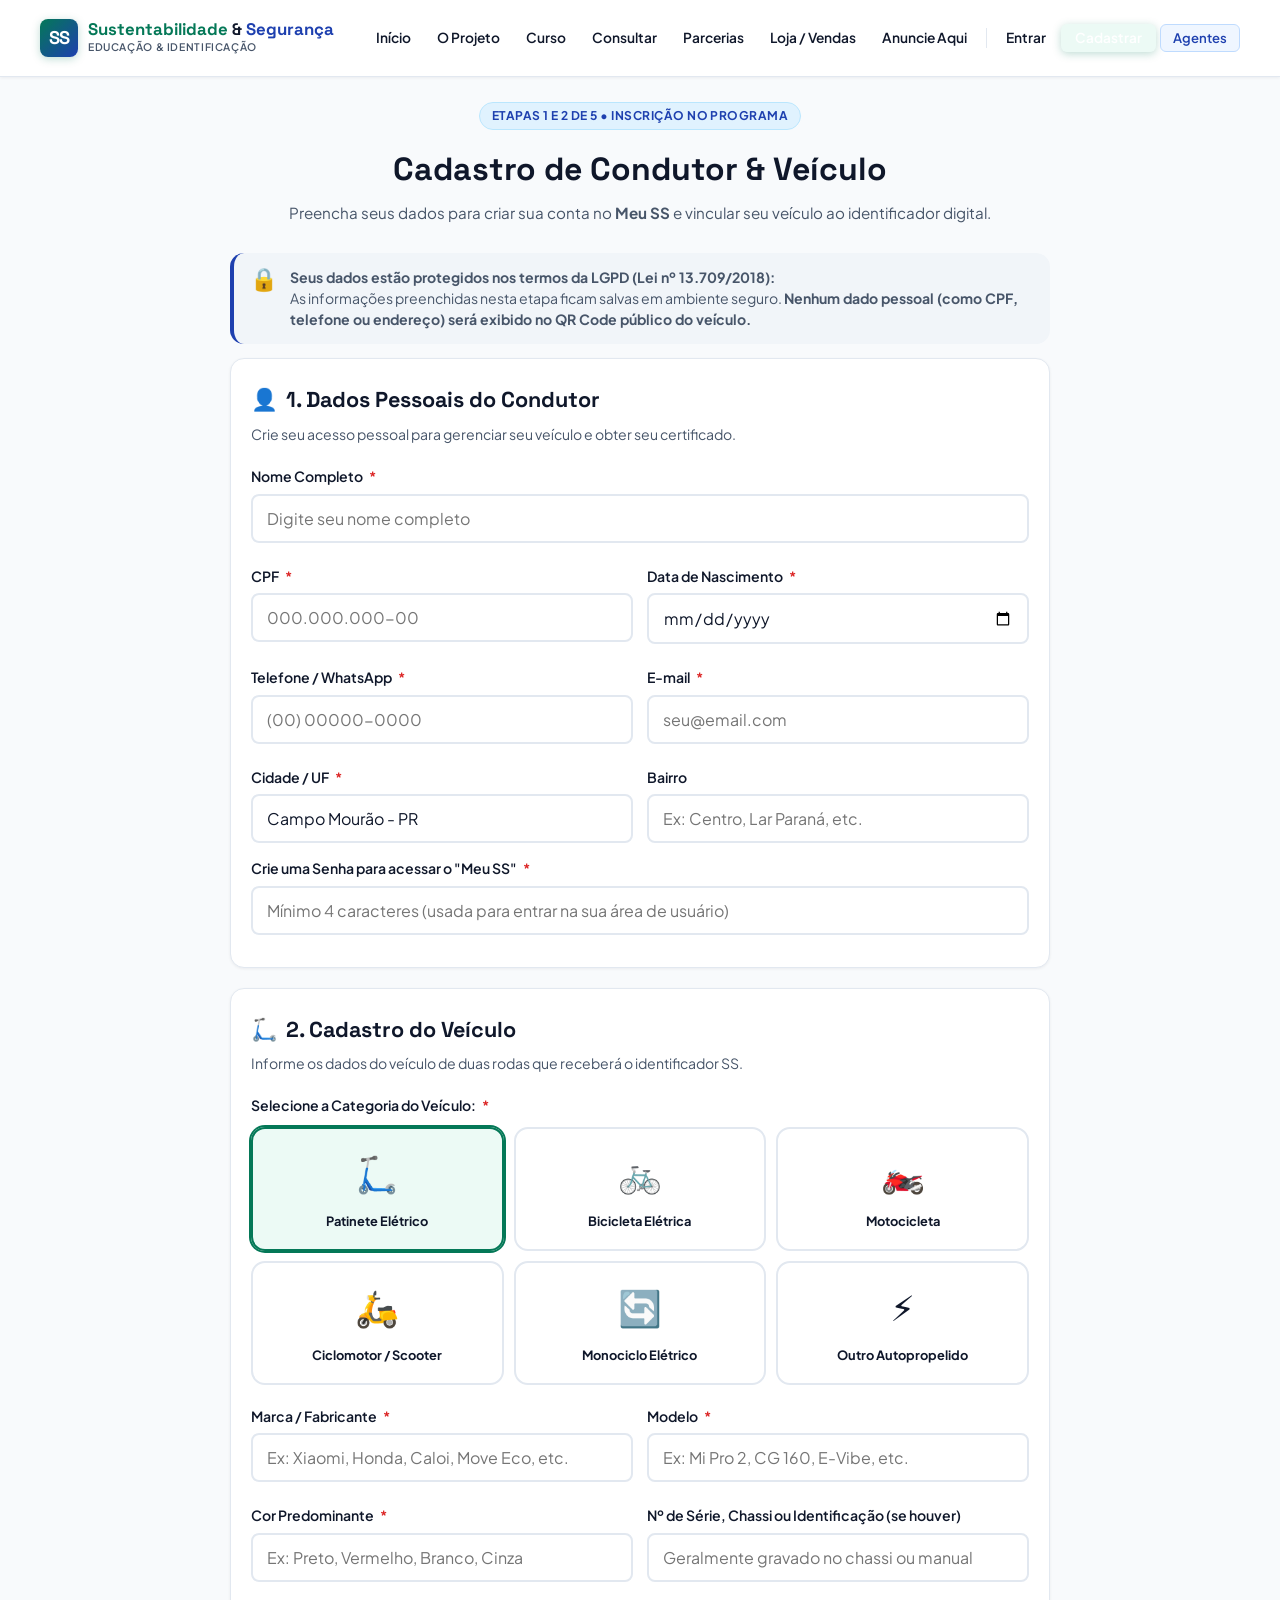
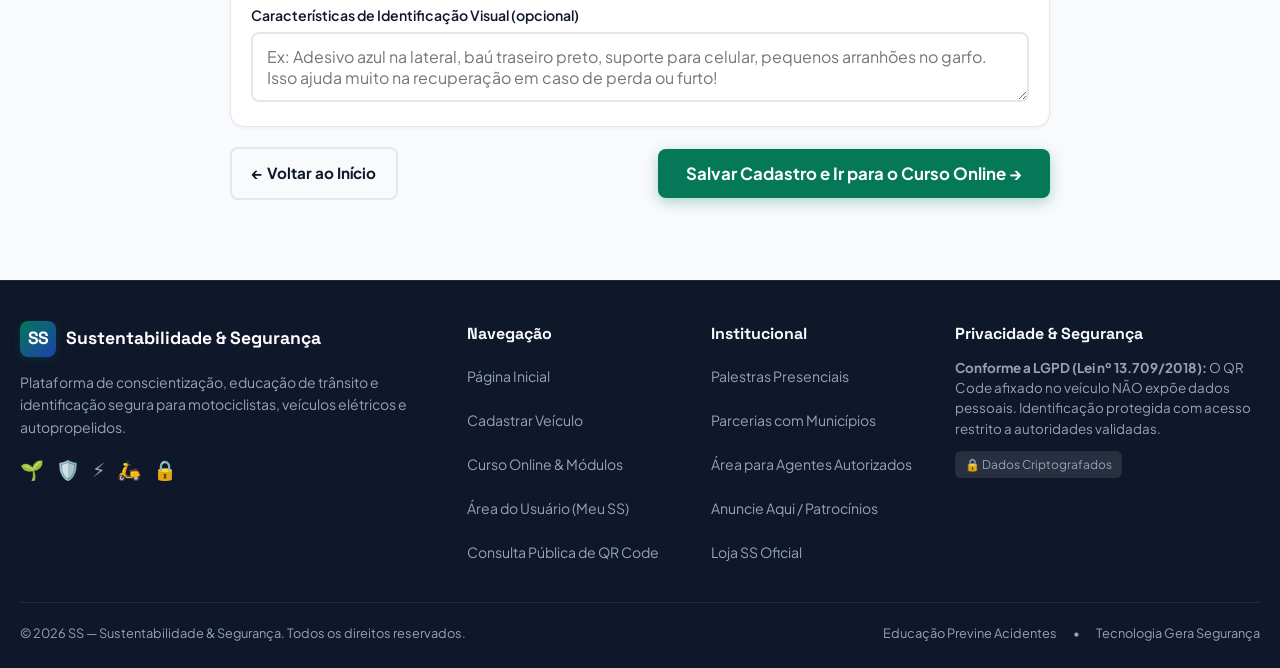
<file: cadastro.html>
<!DOCTYPE html>
<html lang="pt-BR">
<head>
  <meta charset="UTF-8" />
  <meta name="viewport" content="width=device-width, initial-scale=1.0" />
  <title>Cadastro de Usuário e Veículo — SS Sustentabilidade & Segurança</title>
  <link rel="stylesheet" href="assets/css/style.css" />
  <link rel="icon" href="data:image/svg+xml,<svg xmlns='http://www.w3.org/2000/svg' viewBox='0 0 100 100'><rect width='100' height='100' rx='20' fill='%23047857'/><text x='50%' y='68%' font-family='sans-serif' font-weight='900' font-size='50' fill='white' text-anchor='middle'>SS</text></svg>" />
</head>
<body>

<header class="site-header" id="site-header"></header>

<main class="main-wrapper narrow">

  <div style="text-align:center; margin-bottom:28px;">
    <div class="hero-badge" style="background:#E0F2FE; color:var(--secondary); border:1px solid #BAE6FD;">
      Etapas 1 e 2 de 5 • Inscrição no Programa
    </div>
    <h1 style="font-family:var(--font-display); font-size:2rem; font-weight:800; color:var(--text); margin-bottom:6px;">
      Cadastro de Condutor & Veículo
    </h1>
    <p style="color:var(--text-secondary); font-size:0.95rem;">
      Preencha seus dados para criar sua conta no <strong>Meu SS</strong> e vincular seu veículo ao identificador digital.
    </p>
  </div>

  <!-- AVISO DE PRIVACIDADE LGPD -->
  <div class="alert-box lgpd" style="margin-top:0;">
    <span class="alert-icon">🔒</span>
    <div>
      <strong>Seus dados estão protegidos nos termos da LGPD (Lei nº 13.709/2018):</strong><br>
      As informações preenchidas nesta etapa ficam salvas em ambiente seguro. <strong>Nenhum dado pessoal (como CPF, telefone ou endereço) será exibido no QR Code público do veículo.</strong>
    </div>
  </div>

  <form id="cadastroForm">

    <!-- SEÇÃO 1: DADOS DO USUÁRIO -->
    <div class="card mb-24">
      <div class="card-title">
        <span>👤</span> 1. Dados Pessoais do Condutor
      </div>
      <div class="card-subtitle">
        Crie seu acesso pessoal para gerenciar seu veículo e obter seu certificado.
      </div>

      <div class="form-grid">
        <div class="form-group full">
          <label for="u_nome">Nome Completo <span class="req">*</span></label>
          <input type="text" id="u_nome" placeholder="Digite seu nome completo" required />
          <span class="field-error-msg" id="err_nome"></span>
        </div>

        <div class="form-group">
          <label for="u_cpf">CPF <span class="req">*</span></label>
          <input type="text" id="u_cpf" placeholder="000.000.000-00" maxlength="14" required />
          <span class="field-error-msg" id="err_cpf"></span>
        </div>

        <div class="form-group">
          <label for="u_nascimento">Data de Nascimento <span class="req">*</span></label>
          <input type="date" id="u_nascimento" required />
          <span class="field-error-msg" id="err_nascimento"></span>
        </div>

        <!-- SEÇÃO CONDICIONAL: RESPONSÁVEL LEGAL (SE MENOR DE 18 ANOS) -->
        <div class="form-group full" id="secao_responsavel" style="display:none; background:#FFFBEB; border:2px dashed #F59E0B; border-radius:var(--radius-sm); padding:18px;">
          <div style="display:flex; align-items:center; gap:8px; margin-bottom:10px;">
            <span style="font-size:1.4rem;">👨‍👧</span>
            <div>
              <strong style="color:#92400E; font-size:0.95rem;">Condutor Menor de 18 Anos Detectado</strong><br>
              <span style="font-size:0.8rem; color:#B45309;">Conforme as regras do programa e legislação vigente, informe os dados do responsável legal.</span>
            </div>
          </div>
          <div class="form-grid">
            <div class="form-group full">
              <label for="resp_nome">Nome do Responsável Legal <span class="req">*</span></label>
              <input type="text" id="resp_nome" placeholder="Nome completo do pai, mãe ou tutor" />
            </div>
            <div class="form-group">
              <label for="resp_cpf">CPF do Responsável <span class="req">*</span></label>
              <input type="text" id="resp_cpf" placeholder="000.000.000-00" maxlength="14" />
            </div>
            <div class="form-group">
              <label for="resp_tel">Telefone do Responsável <span class="req">*</span></label>
              <input type="tel" id="resp_tel" placeholder="(00) 00000-0000" />
            </div>
          </div>
        </div>

        <div class="form-group">
          <label for="u_tel">Telefone / WhatsApp <span class="req">*</span></label>
          <input type="tel" id="u_tel" placeholder="(00) 00000-0000" maxlength="15" required />
          <span class="field-error-msg" id="err_tel"></span>
        </div>

        <div class="form-group">
          <label for="u_email">E-mail <span class="req">*</span></label>
          <input type="email" id="u_email" placeholder="seu@email.com" required />
          <span class="field-error-msg" id="err_email"></span>
        </div>

        <div class="form-group">
          <label for="u_cidade">Cidade / UF <span class="req">*</span></label>
          <input type="text" id="u_cidade" value="Campo Mourão - PR" required />
        </div>

        <div class="form-group">
          <label for="u_bairro">Bairro</label>
          <input type="text" id="u_bairro" placeholder="Ex: Centro, Lar Paraná, etc." />
        </div>

        <div class="form-group full">
          <label for="u_senha">Crie uma Senha para acessar o "Meu SS" <span class="req">*</span></label>
          <input type="password" id="u_senha" placeholder="Mínimo 4 caracteres (usada para entrar na sua área de usuário)" required />
          <span class="field-error-msg" id="err_senha"></span>
        </div>
      </div>
    </div>

    <!-- SEÇÃO 2: DADOS DO VEÍCULO -->
    <div class="card mb-24">
      <div class="card-title">
        <span>🛴</span> 2. Cadastro do Veículo
      </div>
      <div class="card-subtitle">
        Informe os dados do veículo de duas rodas que receberá o identificador SS.
      </div>

      <label>Selecione a Categoria do Veículo: <span class="req">*</span></label>
      <div class="vehicle-selector-grid" id="tipoVeiculoSelector">
        <div class="v-select-card selected" data-type="patinete" data-label="Patinete Elétrico">
          <span class="v-emoji">🛴</span>
          <span class="v-label">Patinete Elétrico</span>
        </div>
        <div class="v-select-card" data-type="bike" data-label="Bicicleta Elétrica / Convencional">
          <span class="v-emoji">🚲</span>
          <span class="v-label">Bicicleta Elétrica</span>
        </div>
        <div class="v-select-card" data-type="motocicleta" data-label="Motocicleta">
          <span class="v-emoji">🏍️</span>
          <span class="v-label">Motocicleta</span>
        </div>
        <div class="v-select-card" data-type="ciclomotor" data-label="Ciclomotor / Scooter">
          <span class="v-emoji">🛵</span>
          <span class="v-label">Ciclomotor / Scooter</span>
        </div>
        <div class="v-select-card" data-type="monociclo" data-label="Monociclo Elétrico">
          <span class="v-emoji">🔄</span>
          <span class="v-label">Monociclo Elétrico</span>
        </div>
        <div class="v-select-card" data-type="outro" data-label="Outro Veículo">
          <span class="v-emoji">⚡</span>
          <span class="v-label">Outro Autopropelido</span>
        </div>
      </div>

      <div class="form-grid">
        <div class="form-group">
          <label for="v_marca">Marca / Fabricante <span class="req">*</span></label>
          <input type="text" id="v_marca" placeholder="Ex: Xiaomi, Honda, Caloi, Move Eco, etc." required />
          <span class="field-error-msg" id="err_marca"></span>
        </div>

        <div class="form-group">
          <label for="v_modelo">Modelo <span class="req">*</span></label>
          <input type="text" id="v_modelo" placeholder="Ex: Mi Pro 2, CG 160, E-Vibe, etc." required />
          <span class="field-error-msg" id="err_modelo"></span>
        </div>

        <div class="form-group">
          <label for="v_cor">Cor Predominante <span class="req">*</span></label>
          <input type="text" id="v_cor" placeholder="Ex: Preto, Vermelho, Branco, Cinza" required />
          <span class="field-error-msg" id="err_cor"></span>
        </div>

        <div class="form-group">
          <label for="v_chassi">Nº de Série, Chassi ou Identificação (se houver)</label>
          <input type="text" id="v_chassi" placeholder="Geralmente gravado no chassi ou manual" />
        </div>

        <div class="form-group full">
          <label for="v_caracteristicas">Características de Identificação Visual (opcional)</label>
          <textarea id="v_caracteristicas" rows="2" placeholder="Ex: Adesivo azul na lateral, baú traseiro preto, suporte para celular, pequenos arranhões no garfo. Isso ajuda muito na recuperação em caso de perda ou furto!"></textarea>
        </div>
      </div>
    </div>

    <!-- BOTÕES DE SUBMISSÃO (RESPONSIVOS) -->
    <div class="form-actions-responsive">
      <a href="/" class="btn btn-outline">
        ← Voltar ao Início
      </a>
      <button type="submit" class="btn btn-primary btn-lg" id="btnSalvar">
        Salvar Cadastro e Ir para o Curso Online →
      </button>
    </div>

  </form>

</main>

<footer class="site-footer" id="site-footer"></footer>

<script type="module">
  import {
    renderHeader, renderFooter, getDB, saveDB, generateSSId,
    maskCPF, maskPhone, isUnderAge, showToast
  } from './assets/js/app.js?v=3';

  renderHeader('cadastro');
  renderFooter();

  // Aplica máscaras
  const cpfInput = document.getElementById('u_cpf');
  const telInput = document.getElementById('u_tel');
  const respCpfInput = document.getElementById('resp_cpf');
  const respTelInput = document.getElementById('resp_tel');
  const nascInput = document.getElementById('u_nascimento');

  maskCPF(cpfInput);
  maskPhone(telInput);
  maskCPF(respCpfInput);
  maskPhone(respTelInput);

  // Monitora data de nascimento para exibir seção de responsável legal
  nascInput.addEventListener('change', () => {
    const isUnder = isUnderAge(nascInput.value);
    const respSec = document.getElementById('secao_responsavel');
    if (isUnder) {
      respSec.style.display = 'block';
      showToast('Condutor menor de 18 anos: preencha os dados do responsável legal.', 'info');
    } else {
      respSec.style.display = 'none';
    }
  });

  // Seletor de Tipo de Veículo
  let selectedType = 'patinete';
  let selectedLabel = 'Patinete Elétrico';

  const selectorCards = document.querySelectorAll('.v-select-card');
  selectorCards.forEach(card => {
    card.addEventListener('click', () => {
      selectorCards.forEach(c => c.classList.remove('selected'));
      card.classList.add('selected');
      selectedType = card.dataset.type;
      selectedLabel = card.dataset.label;
    });
  });

  // Submissão do Formulário
  const form = document.getElementById('cadastroForm');
  form.addEventListener('submit', (e) => {
    e.preventDefault();

    const nome = document.getElementById('u_nome').value.trim();
    const cpf = cpfInput.value.trim();
    const nascimento = nascInput.value;
    const tel = telInput.value.trim();
    const email = document.getElementById('u_email').value.trim().toLowerCase();
    const cidade = document.getElementById('u_cidade').value.trim();
    const bairro = document.getElementById('u_bairro').value.trim();
    const senha = document.getElementById('u_senha').value.trim();

    const marca = document.getElementById('v_marca').value.trim();
    const modelo = document.getElementById('v_modelo').value.trim();
    const cor = document.getElementById('v_cor').value.trim();
    const chassi = document.getElementById('v_chassi').value.trim();
    const caracteristicas = document.getElementById('v_caracteristicas').value.trim();

    if (senha.length < 4) {
      showToast('A senha deve ter no mínimo 4 caracteres.', 'error');
      document.getElementById('u_senha').focus();
      return;
    }

    const menor = isUnderAge(nascimento);
    let responsavel = null;
    if (menor) {
      const respNome = document.getElementById('resp_nome').value.trim();
      const respCpf = respCpfInput.value.trim();
      const respTel = respTelInput.value.trim();

      if (!respNome || !respCpf || !respTel) {
        showToast('Preencha os dados completos do responsável legal.', 'error');
        return;
      }
      responsavel = {
        nome: respNome,
        cpf: respCpf,
        telefone: respTel
      };
    }

    // Salva no banco de dados local
    const db = getDB();

    // Cria novo usuário
    const userId = 'usr_' + Date.now();
    const novoUsuario = {
      id: userId,
      nome,
      cpf,
      nascimento,
      email,
      telefone: tel,
      endereco: { cidade, bairro },
      senha,
      responsavel,
      dataCriacao: new Date().toISOString()
    };
    db.usuarios.push(novoUsuario);

    // Cria novo veículo com identificador único SS (ex: SS-X9K2P4)
    const idSS = generateSSId();
    const novoVeiculo = {
      idSS,
      usuarioId: userId,
      tipo: selectedType,
      tipoLabel: selectedLabel,
      marca,
      modelo,
      cor,
      chassi: chassi || 'Não informado',
      caracteristicas: caracteristicas || '',
      status: 'ATIVO',
      dataCadastro: new Date().toISOString(),
      detalhesRoubo: null
    };
    db.veiculos.push(novoVeiculo);

    saveDB(db);

    // Salva na sessão ativa do usuário
    localStorage.setItem('ss_user_session', JSON.stringify({
      id: userId,
      email: novoUsuario.email,
      veiculoIdSS: idSS
    }));

    showToast(`Cadastro realizado com sucesso! Seu código é ${idSS}.`, 'success');

    // Redireciona para o curso online
    setTimeout(() => {
      window.location.href = '/curso';
    }, 1200);
  });
</script>
</body>
</html>
</file>
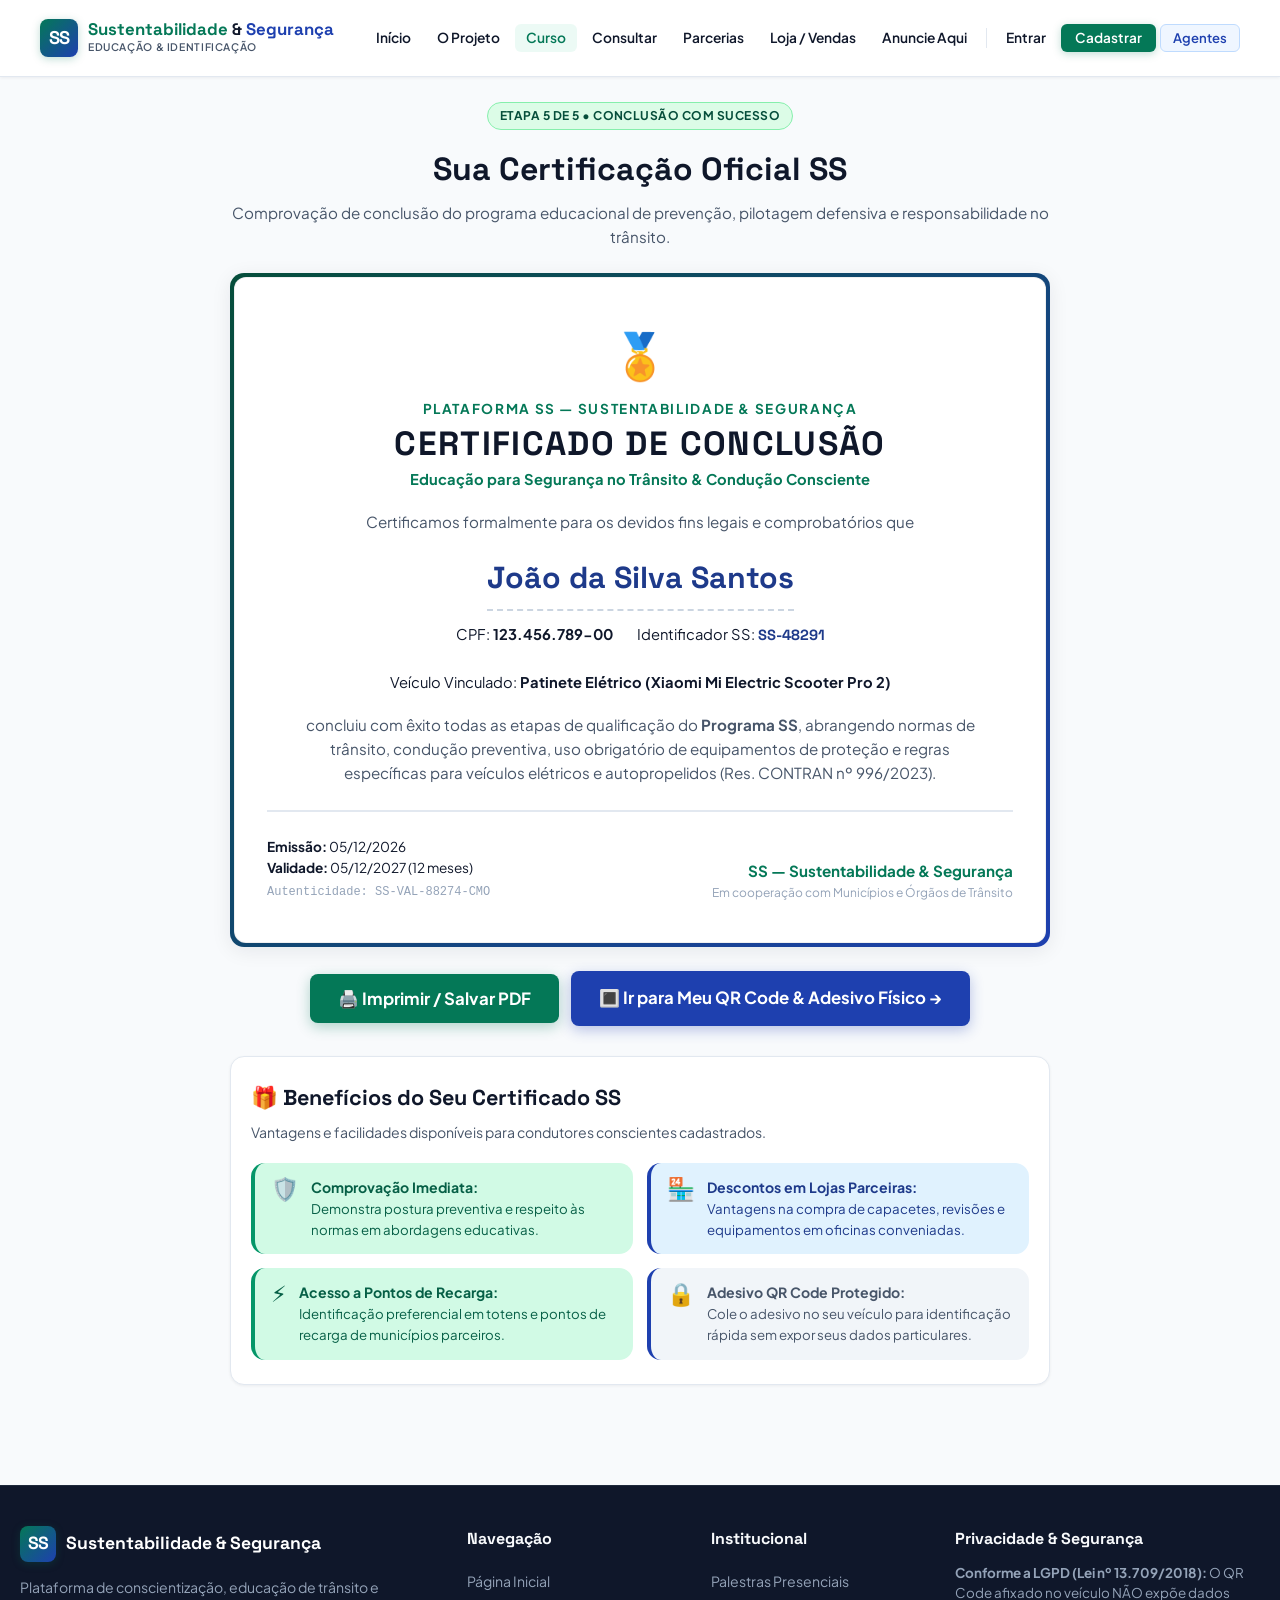
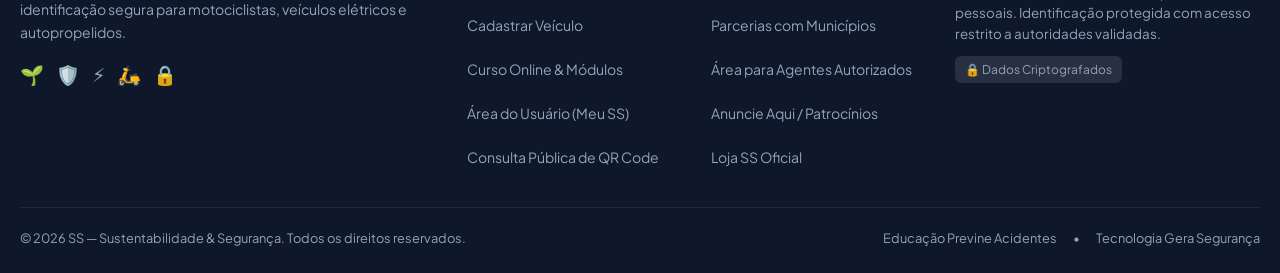
<file: certificado.html>
<!DOCTYPE html>
<html lang="pt-BR">
<head>
  <meta charset="UTF-8" />
  <meta name="viewport" content="width=device-width, initial-scale=1.0" />
  <title>Certificado SS — Educação para Segurança no Trânsito</title>
  <link rel="stylesheet" href="assets/css/style.css" />
  <link rel="icon" href="data:image/svg+xml,<svg xmlns='http://www.w3.org/2000/svg' viewBox='0 0 100 100'><rect width='100' height='100' rx='20' fill='%23047857'/><text x='50%' y='68%' font-family='sans-serif' font-weight='900' font-size='50' fill='white' text-anchor='middle'>SS</text></svg>" />
</head>
<body>

<header class="site-header" id="site-header"></header>

<main class="main-wrapper narrow">

  <div style="text-align:center; margin-bottom:24px;" class="no-print">
    <div class="hero-badge" style="background:#DCFCE7; color:var(--primary-dark); border:1px solid #86EFAC;">
      Etapa 5 de 5 • Conclusão com Sucesso
    </div>
    <h1 style="font-family:var(--font-display); font-size:2rem; font-weight:800; color:var(--text); margin-bottom:6px;">
      Sua Certificação Oficial SS
    </h1>
    <p style="color:var(--text-secondary); font-size:0.95rem;">
      Comprovação de conclusão do programa educacional de prevenção, pilotagem defensiva e responsabilidade no trânsito.
    </p>
  </div>

  <!-- DOCUMENTO DO CERTIFICADO OFICIAL -->
  <div class="cert-document-wrapper" id="certArea">
    <div class="cert-document-inner">
      <div class="cert-emblem-seal">🏅</div>
      <div style="font-size:0.85rem; font-weight:700; letter-spacing:0.12em; text-transform:uppercase; color:var(--primary); margin-bottom:4px;">
        Plataforma SS — Sustentabilidade & Segurança
      </div>
      <h2 class="cert-main-title">
        Certificado de Conclusão
      </h2>
      <div class="cert-sub-title">
        Educação para Segurança no Trânsito & Condução Consciente
      </div>

      <p style="font-size:0.95rem; color:var(--text-secondary); margin-bottom:8px;">
        Certificamos formalmente para os devidos fins legais e comprobatórios que
      </p>

      <div class="cert-student-name" id="c_nome">
        Carregando Condutor...
      </div>

      <div style="display:flex; justify-content:center; gap:24px; flex-wrap:wrap; font-size:0.92rem; color:var(--text); margin-bottom:18px;">
        <span>CPF: <strong id="c_cpf">—</strong></span>
        <span>Identificador SS: <strong id="c_idss" style="color:var(--secondary-dark); font-family:var(--font-display);">—</strong></span>
        <span>Veículo Vinculado: <strong id="c_veiculo">—</strong></span>
      </div>

      <p style="font-size:0.95rem; color:var(--text-secondary); line-height:1.6; max-width:680px; margin:0 auto 24px;">
        concluiu com êxito todas as etapas de qualificação do <strong>Programa SS</strong>, abrangendo normas de trânsito, condução preventiva, uso obrigatório de equipamentos de proteção e regras específicas para veículos elétricos e autopropelidos (Res. CONTRAN nº 996/2023).
      </p>

      <div style="display:flex; justify-content:space-between; align-items:flex-end; border-top:2px solid #E2E8F0; padding-top:24px; margin-top:24px; flex-wrap:wrap; gap:20px; font-size:0.85rem; text-align:left;">
        <div>
          <div><strong>Emissão:</strong> <span id="c_emissao">—</span></div>
          <div><strong>Validade:</strong> <span id="c_validade">—</span> (12 meses)</div>
          <div style="font-family:monospace; color:var(--text-muted); font-size:0.75rem; margin-top:4px;">
            Autenticidade: <span id="c_hash">SS-VAL-00000</span>
          </div>
        </div>

        <div style="text-align:right;">
          <div style="font-weight:700; color:var(--primary); font-size:0.95rem;">
            SS — Sustentabilidade & Segurança
          </div>
          <div style="font-size:0.75rem; color:var(--text-muted);">
            Em cooperação com Municípios e Órgãos de Trânsito
          </div>
        </div>
      </div>
    </div>
  </div>

  <!-- AÇÕES DO CERTIFICADO (RESPONSIVAS) -->
  <div class="form-actions-responsive no-print" style="margin-bottom:30px; justify-content:center;">
    <button class="btn btn-primary btn-lg" onclick="window.print()">
      🖨️ Imprimir / Salvar PDF
    </button>
    <a href="/meu-ss?tab=qrcode" class="btn btn-secondary btn-lg">
      🔳 Ir para Meu QR Code & Adesivo Físico →
    </a>
    <button class="btn btn-outline" id="btnShare" style="display:none;" onclick="shareCert()">
      📤 Compartilhar
    </button>
  </div>

  <!-- BENEFÍCIOS DO CERTIFICADO -->
  <div class="card no-print">
    <div class="card-title">🎁 Benefícios do Seu Certificado SS</div>
    <div class="card-subtitle">
      Vantagens e facilidades disponíveis para condutores conscientes cadastrados.
    </div>

    <div class="grid-responsive-2col" style="gap:14px;">
      <div class="alert-box green" style="margin:0;">
        <span class="alert-icon">🛡️</span>
        <div>
          <strong>Comprovação Imediata:</strong><br>
          <span style="font-size:0.83rem;">Demonstra postura preventiva e respeito às normas em abordagens educativas.</span>
        </div>
      </div>
      <div class="alert-box blue" style="margin:0;">
        <span class="alert-icon">🏪</span>
        <div>
          <strong>Descontos em Lojas Parceiras:</strong><br>
          <span style="font-size:0.83rem;">Vantagens na compra de capacetes, revisões e equipamentos em oficinas conveniadas.</span>
        </div>
      </div>
      <div class="alert-box green" style="margin:0;">
        <span class="alert-icon">⚡</span>
        <div>
          <strong>Acesso a Pontos de Recarga:</strong><br>
          <span style="font-size:0.83rem;">Identificação preferencial em totens e pontos de recarga de municípios parceiros.</span>
        </div>
      </div>
      <div class="alert-box lgpd" style="margin:0;">
        <span class="alert-icon">🔒</span>
        <div>
          <strong>Adesivo QR Code Protegido:</strong><br>
          <span style="font-size:0.83rem;">Cole o adesivo no seu veículo para identificação rápida sem expor seus dados particulares.</span>
        </div>
      </div>
    </div>
  </div>

</main>

<footer class="site-footer" id="site-footer"></footer>

<script type="module">
  import {
    renderHeader, renderFooter, getDB, getCurrentUser
  } from './assets/js/app.js?v=3';

  renderHeader('curso');
  renderFooter();

  const db = getDB();
  const currentUser = getCurrentUser();
  const sessionRaw = localStorage.getItem('ss_user_session');
  const session = sessionRaw ? JSON.parse(sessionRaw) : null;

  // Busca dados do usuário e certificado
  let user = currentUser;
  if (!user && session?.id) {
    user = db.usuarios.find(u => u.id === session.id);
  }
  if (!user && db.usuarios.length > 0) {
    user = db.usuarios[0]; // Fallback demo
  }

  const veiculo = db.veiculos.find(v => v.usuarioId === user?.id) || db.veiculos[0];
  const certificado = db.certificados.find(c => c.usuarioId === user?.id) || db.certificados[0] || {
    dataConclusao: new Date().toISOString(),
    dataValidade: new Date(Date.now() + 365*24*60*60*1000).toISOString(),
    hashValidacao: 'SS-VAL-88274-CMO'
  };

  if (user) {
    document.getElementById('c_nome').textContent = user.nome;
    document.getElementById('c_cpf').textContent = user.cpf;
  }
  if (veiculo) {
    document.getElementById('c_idss').textContent = veiculo.idSS;
    document.getElementById('c_veiculo').textContent = `${veiculo.tipoLabel || veiculo.tipo} (${veiculo.marca} ${veiculo.modelo})`;
  }

  const dtEmissao = new Date(certificado.dataConclusao);
  const dtValidade = new Date(certificado.dataValidade);

  document.getElementById('c_emissao').textContent = dtEmissao.toLocaleDateString('pt-BR');
  document.getElementById('c_validade').textContent = dtValidade.toLocaleDateString('pt-BR');
  document.getElementById('c_hash').textContent = certificado.hashValidacao;

  // Compartilhamento nativo
  if (navigator.share) {
    const btnShare = document.getElementById('btnShare');
    btnShare.style.display = 'inline-flex';
    window.shareCert = async () => {
      try {
        await navigator.share({
          title: 'Certificado SS — Educação para Segurança no Trânsito',
          text: `Concluí o programa de conscientização SS Sustentabilidade & Segurança! Identificador do veículo: ${veiculo.idSS}`,
          url: window.location.href
        });
      } catch (err) {}
    };
  }
</script>
</body>
</html>
</file>
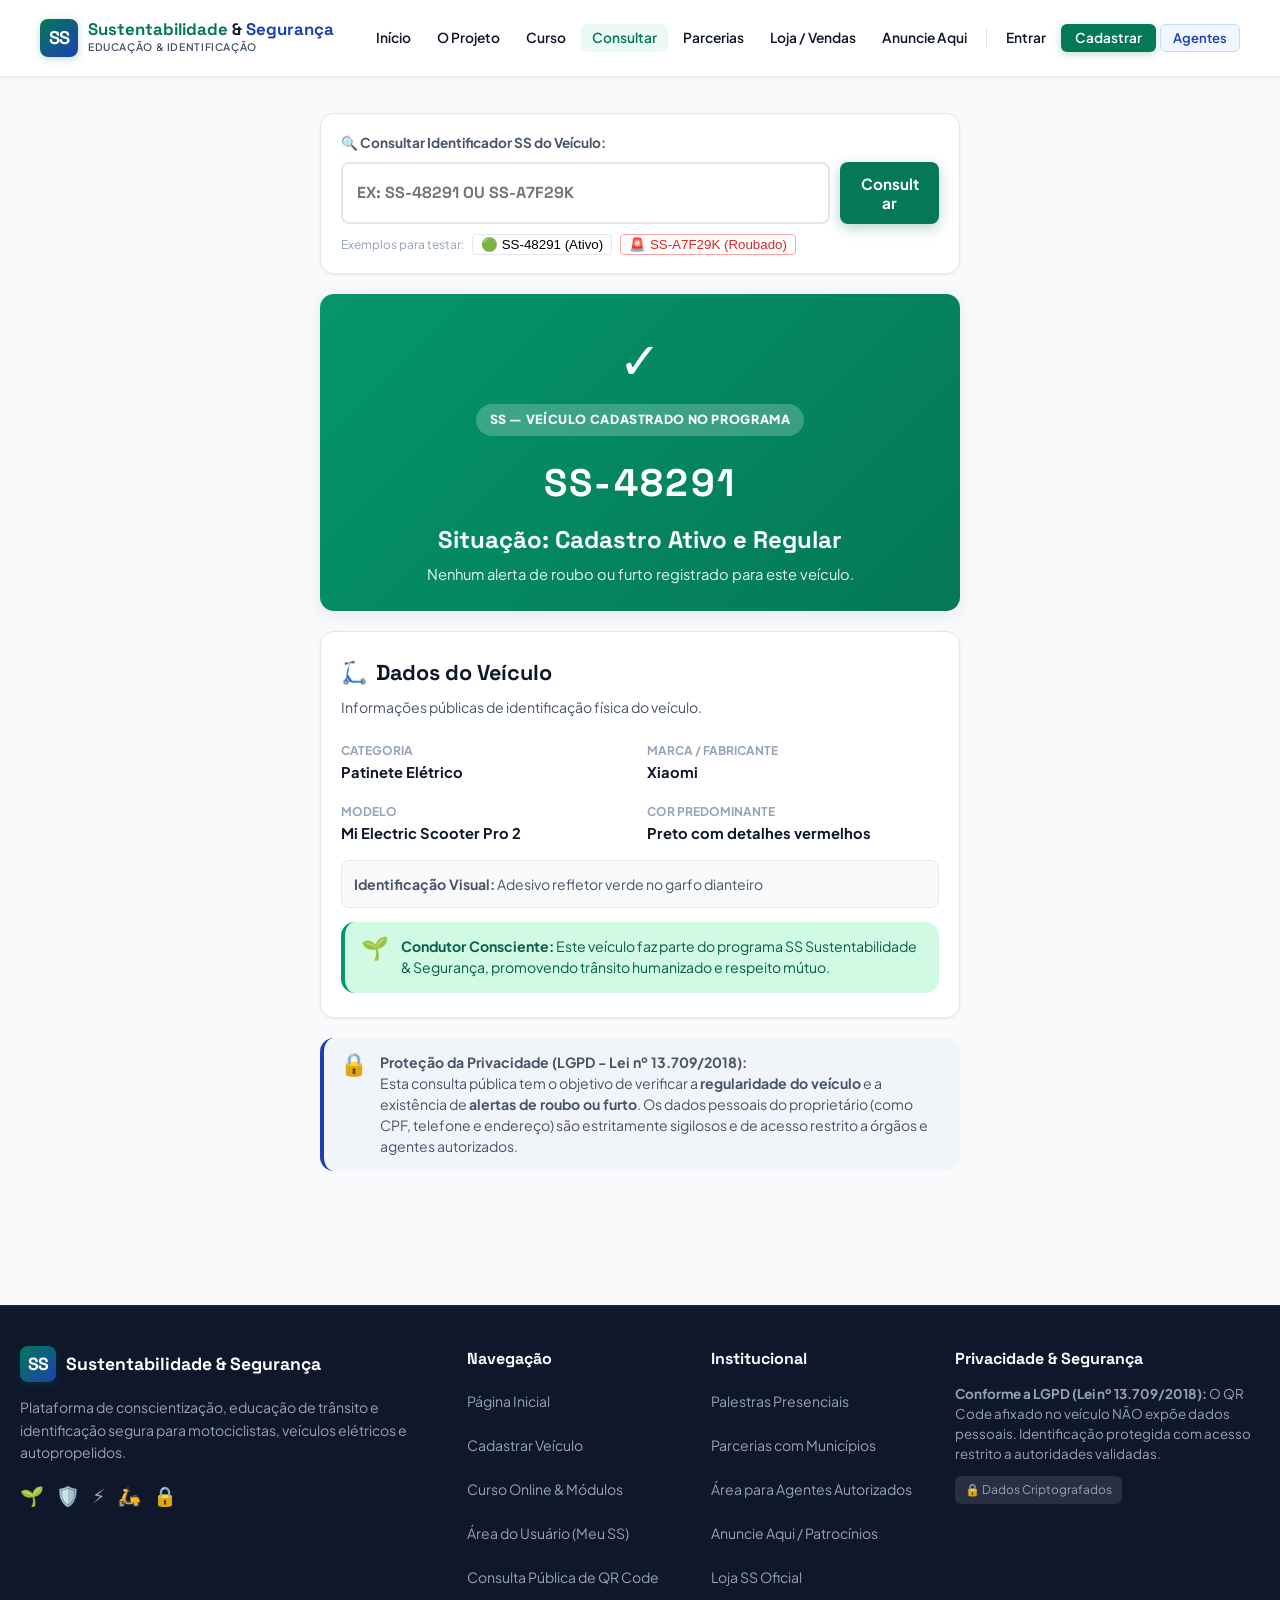
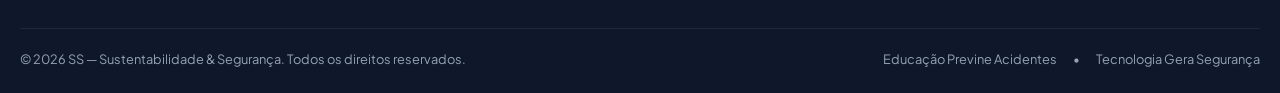
<file: consulta.html>
<!DOCTYPE html>
<html lang="pt-BR">
<head>
  <meta charset="UTF-8" />
  <meta name="viewport" content="width=device-width, initial-scale=1.0" />
  <title>Consulta Pública de Veículo — SS Sustentabilidade & Segurança</title>
  <link rel="stylesheet" href="assets/css/style.css" />
  <link rel="icon" href="data:image/svg+xml,<svg xmlns='http://www.w3.org/2000/svg' viewBox='0 0 100 100'><rect width='100' height='100' rx='20' fill='%23047857'/><text x='50%' y='68%' font-family='sans-serif' font-weight='900' font-size='50' fill='white' text-anchor='middle'>SS</text></svg>" />
</head>
<body>

<header class="site-header" id="site-header"></header>

<main class="main-wrapper public-consult-wrapper">

  <!-- CAMPO DE BUSCA POR ID SS -->
  <div class="card mb-24" style="padding:18px 20px;">
    <div style="font-size:0.85rem; font-weight:700; color:var(--text-secondary); margin-bottom:8px;">
      🔍 Consultar Identificador SS do Veículo:
    </div>
    <div style="display:flex; gap:10px;">
      <input type="text" id="inputSearchId" placeholder="Ex: SS-48291 ou SS-A7F29K" style="text-transform:uppercase; font-family:var(--font-display); font-weight:700;" />
      <button class="btn btn-primary" onclick="consultarManual()">
        Consultar
      </button>
    </div>
    <div style="display:flex; gap:8px; margin-top:10px; font-size:0.75rem; color:var(--text-muted); align-items:center; flex-wrap:wrap;">
      <span>Exemplos para testar:</span>
      <button onclick="carregarExemplo('SS-48291')" style="background:none; border:1px solid var(--border); padding:2px 8px; border-radius:4px; cursor:pointer;">
        🟢 SS-48291 (Ativo)
      </button>
      <button onclick="carregarExemplo('SS-A7F29K')" style="background:none; border:1px solid #FCA5A5; color:var(--danger); padding:2px 8px; border-radius:4px; cursor:pointer;">
        🚨 SS-A7F29K (Roubado)
      </button>
    </div>
  </div>

  <!-- CONTAINER DO RESULTADO DA CONSULTA -->
  <div id="resultadoConsulta">
    <!-- RENDERIZADO VIA JAVASCRIPT -->
  </div>

  <!-- AVISO LGPD SOBRE A CONSULTA PÚBLICA -->
  <div class="alert-box lgpd">
    <span class="alert-icon">🔒</span>
    <div>
      <strong>Proteção da Privacidade (LGPD - Lei nº 13.709/2018):</strong><br>
      Esta consulta pública tem o objetivo de verificar a <strong>regularidade do veículo</strong> e a existência de <strong>alertas de roubo ou furto</strong>. Os dados pessoais do proprietário (como CPF, telefone e endereço) são estritamente sigilosos e de acesso restrito a órgãos e agentes autorizados.
    </div>
  </div>

</main>

<footer class="site-footer" id="site-footer"></footer>

<script type="module">
  import {
    renderHeader, renderFooter, getPublicVehicleData, showToast
  } from './assets/js/app.js?v=3';

  renderHeader('consulta');
  renderFooter();

  // Lê ID da URL (ex: consulta.html?id=SS-A7F29K)
  const params = new URLSearchParams(window.location.search);
  const idFromUrl = params.get('id');

  if (idFromUrl) {
    document.getElementById('inputSearchId').value = idFromUrl;
    renderConsulta(idFromUrl);
  } else {
    // Carrega um exemplo por padrão se nenhum ID foi passado
    renderConsulta('SS-48291');
  }

  window.consultarManual = function() {
    const val = document.getElementById('inputSearchId').value.trim();
    if (!val) {
      showToast('Digite um identificador SS para consultar.', 'warning');
      return;
    }
    renderConsulta(val);
  };

  window.carregarExemplo = function(id) {
    document.getElementById('inputSearchId').value = id;
    renderConsulta(id);
  };

  function renderConsulta(idSS) {
    const data = getPublicVehicleData(idSS);
    const container = document.getElementById('resultadoConsulta');

    if (!data) {
      container.innerHTML = `
        <div class="card text-center" style="border:2px dashed var(--border); padding:36px;">
          <div style="font-size:2.8rem; margin-bottom:8px;">❓</div>
          <h3 style="font-family:var(--font-display); font-size:1.4rem; color:var(--text); margin-bottom:6px;">
            Veículo Não Encontrado
          </h3>
          <p style="font-size:0.92rem; color:var(--text-secondary); max-width:440px; margin:0 auto 16px;">
            Não encontramos nenhum registro para o identificador <strong>${idSS.toUpperCase()}</strong>. Verifique se o código foi digitado corretamente.
          </p>
        </div>
      `;
      return;
    }

    const isStolen = data.status === 'ROUBADO_FURTADO';

    if (isStolen) {
      // 🚨 TELA PÚBLICA DE ALERTA DE ROUBO / FURTO!
      container.innerHTML = `
        <div class="vehicle-status-banner stolen">
          <div style="font-size:3.5rem; margin-bottom:6px;">🚨</div>
          <span class="status-badge-pill stolen">
            ⚠️ ALERTA DE SEGURANÇA MÁXIMO
          </span>
          <div class="consult-id-tag">${data.idSS}</div>
          <h2 style="font-family:var(--font-display); font-size:1.6rem; font-weight:800; margin:10px 0 6px;">
            VEÍCULO COM ALERTA DE ROUBO / FURTO ATIVO
          </h2>
          <p style="font-size:1rem; opacity:0.95; max-width:540px; margin:0 auto;">
            O proprietário cadastrou este veículo como roubado, furtado ou subtraído.
          </p>
        </div>

        <div class="card mb-24" style="border-left: 6px solid var(--danger);">
          <h3 style="color:var(--danger); font-size:1.15rem; font-weight:800; margin-bottom:10px;">
            ⚠️ Instruções de Segurança Obrigatórias:
          </h3>
          <ul style="padding-left:20px; font-size:0.92rem; color:var(--text); line-height:1.6; display:flex; flex-direction:column; gap:8px;">
            <li><strong>NÃO tente abordar ou recuperar o veículo por conta própria.</strong> Sua segurança física vem em primeiro lugar.</li>
            <li><strong>Acione imediatamente a Polícia Militar (Ligue 190)</strong> ou a <strong>Guarda Municipal</strong> e informe a localização exata onde o veículo se encontra.</li>
            <li>Informe aos policiais que o veículo possui o identificador oficial <strong>${data.idSS}</strong>.</li>
          </ul>

          ${data.detalhesRoubo ? `
            <div style="background:#FFF1F2; border:1px solid #FECDD3; border-radius:var(--radius-sm); padding:14px; margin-top:16px;">
              <strong style="color:#9F1239; font-size:0.85rem; text-transform:uppercase;">Informações Registradas:</strong>
              <div style="font-size:0.85rem; color:#881337; margin-top:4px;">
                ${data.detalhesRoubo.boletimOcorrencia ? `<div>Boletim: ${data.detalhesRoubo.boletimOcorrencia}</div>` : ''}
                ${data.detalhesRoubo.localAproximado ? `<div>Última Localização Declarada: ${data.detalhesRoubo.localAproximado}</div>` : ''}
                ${data.detalhesRoubo.observacoes ? `<div>Detalhes: ${data.detalhesRoubo.observacoes}</div>` : ''}
              </div>
            </div>
          ` : ''}

          <div style="margin-top:20px; display:flex; flex-direction:column; gap:12px;">
            <a href="tel:190" class="btn btn-danger btn-lg btn-full">
              📞 Ligar para a Polícia Militar (190)
            </a>
            <button class="btn btn-outline btn-full" onclick="enviarInformeLocalizacao('${data.idSS}')">
              📍 Enviar Informe Anônimo de Localização
            </button>
          </div>
        </div>

        <div class="card mb-24">
          <div class="card-title">
            <span>📋</span> Características do Veículo
          </div>
          <div class="grid-responsive-2col" style="gap:12px; font-size:0.9rem;">
            <div>Tipo: <strong>${data.tipoLabel || data.tipo}</strong></div>
            <div>Marca: <strong>${data.marca}</strong></div>
            <div>Modelo: <strong>${data.modelo}</strong></div>
            <div>Cor: <strong>${data.cor}</strong></div>
          </div>
          ${data.caracteristicas ? `
            <div style="margin-top:12px; font-size:0.85rem; color:var(--text-secondary); background:#F8FAFC; padding:10px; border-radius:6px;">
              Detalhes visuais: ${data.caracteristicas}
            </div>
          ` : ''}
        </div>
      `;
    } else {
      // 🟢 TELA PÚBLICA NORMAL / REGULAR!
      container.innerHTML = `
        <div class="vehicle-status-banner regular">
          <div style="font-size:3.2rem; margin-bottom:4px;">✓</div>
          <span class="status-badge-pill regular">
            SS — VEÍCULO CADASTRADO NO PROGRAMA
          </span>
          <div class="consult-id-tag">${data.idSS}</div>
          <h2 style="font-family:var(--font-display); font-size:1.5rem; font-weight:800; margin:8px 0 4px;">
            Situação: Cadastro Ativo e Regular
          </h2>
          <p style="font-size:0.92rem; opacity:0.92;">
            Nenhum alerta de roubo ou furto registrado para este veículo.
          </p>
        </div>

        <div class="card mb-24">
          <div class="card-title">
            <span>🛴</span> Dados do Veículo
          </div>
          <div class="card-subtitle">
            Informações públicas de identificação física do veículo.
          </div>

          <div class="grid-responsive-2col" style="gap:14px; font-size:0.92rem;">
            <div>
              <span style="font-size:0.75rem; text-transform:uppercase; color:var(--text-muted); font-weight:700;">Categoria</span>
              <div style="font-weight:700; color:var(--text);">${data.tipoLabel || data.tipo}</div>
            </div>
            <div>
              <span style="font-size:0.75rem; text-transform:uppercase; color:var(--text-muted); font-weight:700;">Marca / Fabricante</span>
              <div style="font-weight:700; color:var(--text);">${data.marca}</div>
            </div>
            <div>
              <span style="font-size:0.75rem; text-transform:uppercase; color:var(--text-muted); font-weight:700;">Modelo</span>
              <div style="font-weight:700; color:var(--text);">${data.modelo}</div>
            </div>
            <div>
              <span style="font-size:0.75rem; text-transform:uppercase; color:var(--text-muted); font-weight:700;">Cor Predominante</span>
              <div style="font-weight:700; color:var(--text);">${data.cor}</div>
            </div>
          </div>

          ${data.caracteristicas ? `
            <div style="margin-top:14px; font-size:0.88rem; color:var(--text-secondary); background:#F8FAFC; border:1px solid var(--border); padding:12px; border-radius:var(--radius-sm);">
              <strong>Identificação Visual:</strong> ${data.caracteristicas}
            </div>
          ` : ''}

          <div class="alert-box green mt-16" style="margin-bottom:0;">
            <span class="alert-icon">🌱</span>
            <div>
              <strong>Condutor Consciente:</strong> Este veículo faz parte do programa SS Sustentabilidade & Segurança, promovendo trânsito humanizado e respeito mútuo.
            </div>
          </div>
        </div>
      `;
    }
  }

  window.enviarInformeLocalizacao = function(idSS) {
    const loc = prompt(`Informe o local ou ponto de referência onde você avistou o veículo ${idSS}:`);
    if (loc && loc.trim()) {
      showToast('Obrigado! Seu informe anônimo foi registrado no sistema para apoio às autoridades.', 'success', 5000);
    }
  };
</script>
</body>
</html>
</file>
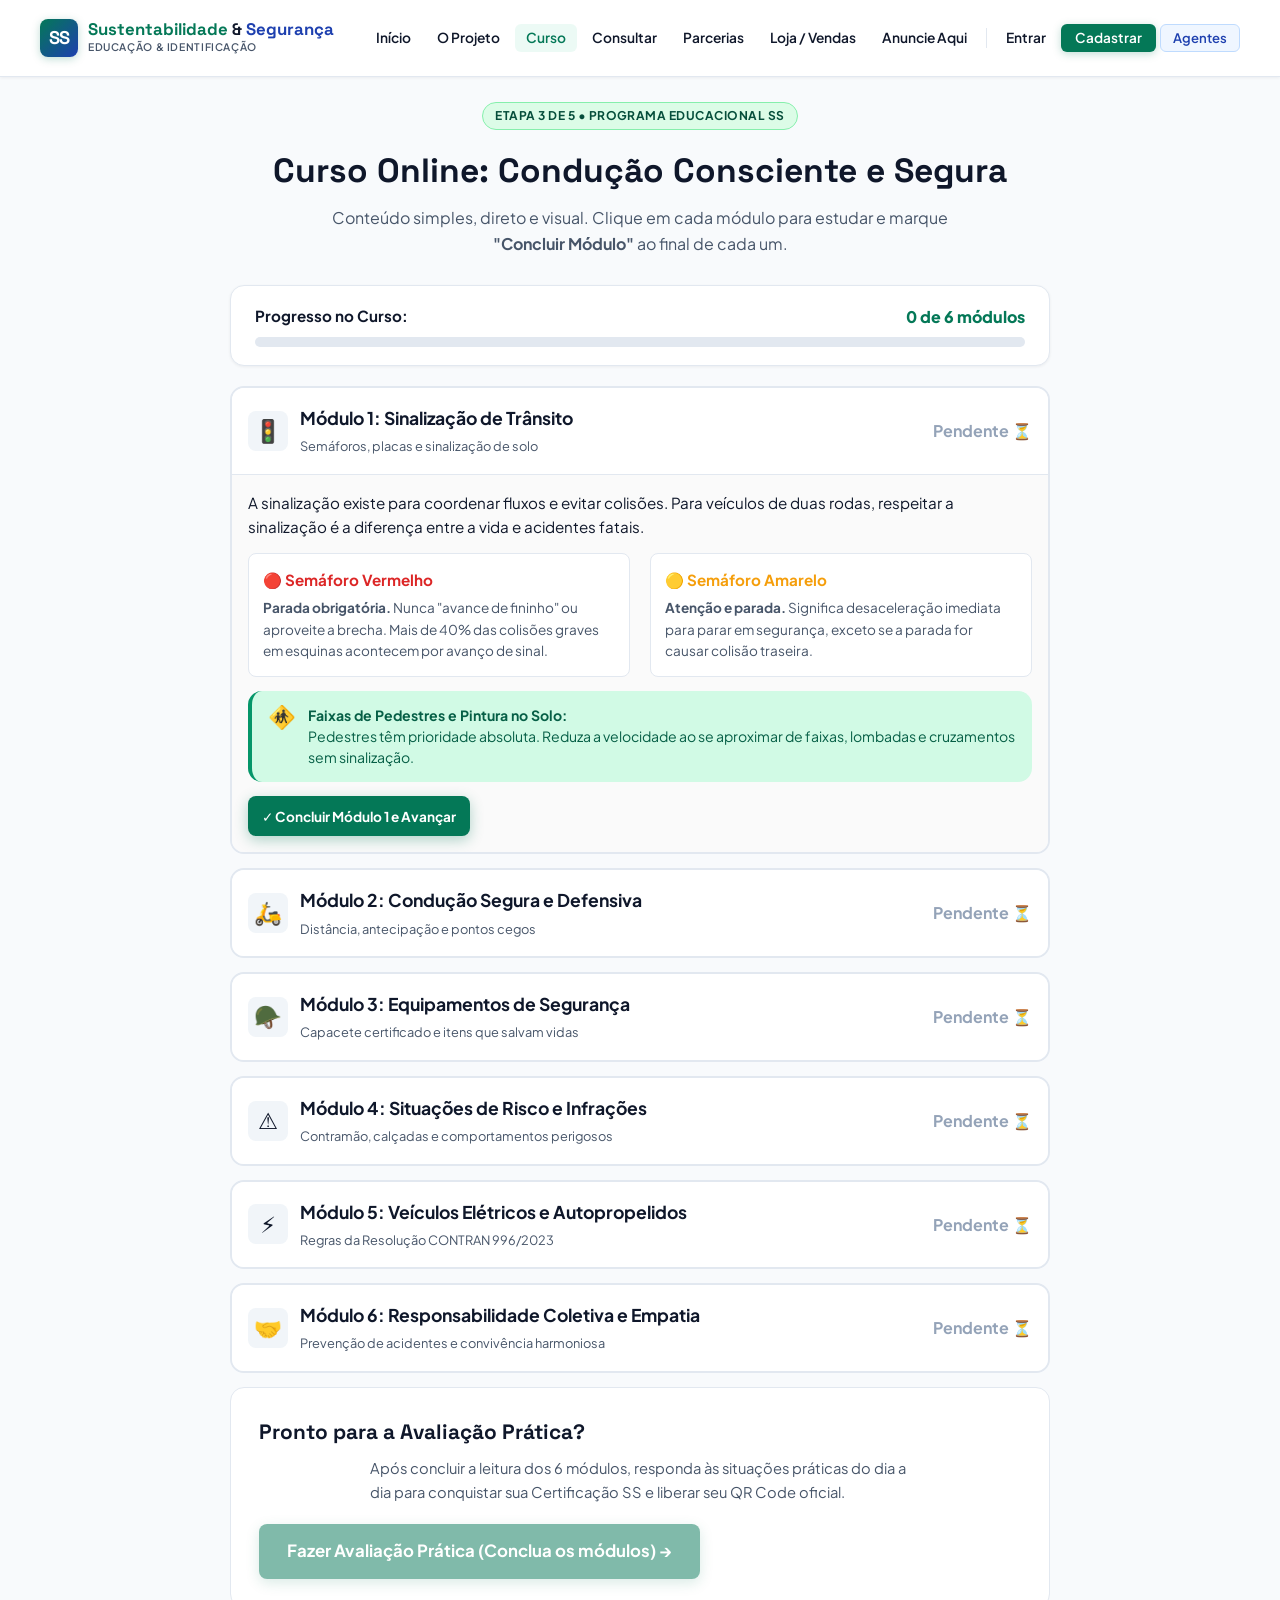
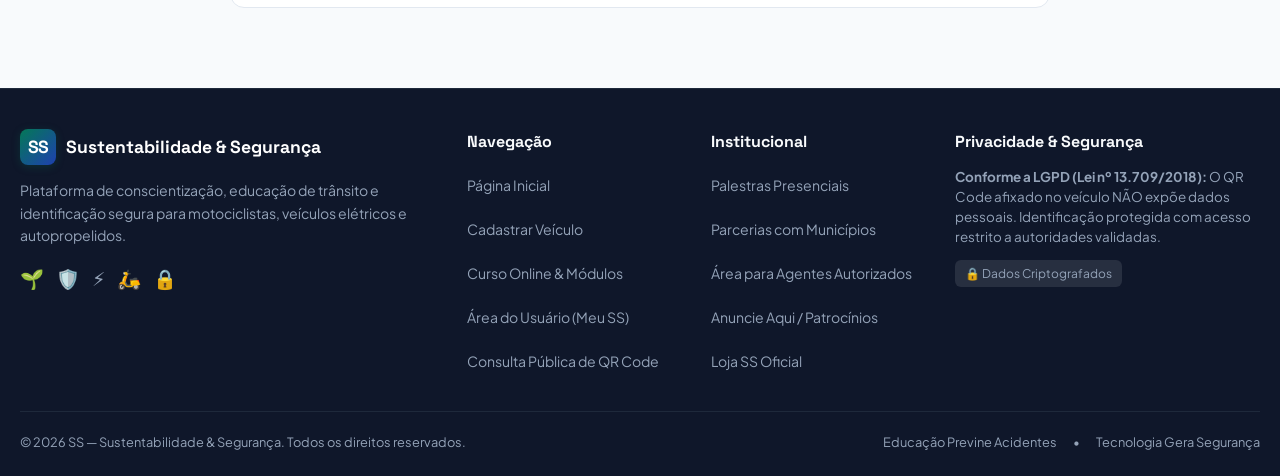
<file: curso.html>
<!DOCTYPE html>
<html lang="pt-BR">
<head>
  <meta charset="UTF-8" />
  <meta name="viewport" content="width=device-width, initial-scale=1.0" />
  <title>Curso Online SS — Educação para Segurança no Trânsito</title>
  <link rel="stylesheet" href="assets/css/style.css" />
  <link rel="icon" href="data:image/svg+xml,<svg xmlns='http://www.w3.org/2000/svg' viewBox='0 0 100 100'><rect width='100' height='100' rx='20' fill='%23047857'/><text x='50%' y='68%' font-family='sans-serif' font-weight='900' font-size='50' fill='white' text-anchor='middle'>SS</text></svg>" />
</head>
<body>

<header class="site-header" id="site-header"></header>

<main class="main-wrapper narrow">

  <div style="text-align:center; margin-bottom:28px;">
    <div class="hero-badge" style="background:#DCFCE7; color:var(--primary-dark); border:1px solid #86EFAC;">
      Etapa 3 de 5 • Programa Educacional SS
    </div>
    <h1 style="font-family:var(--font-display); font-size:2.1rem; font-weight:800; color:var(--text); margin-bottom:8px;">
      Curso Online: Condução Consciente e Segura
    </h1>
    <p style="color:var(--text-secondary); font-size:1rem; max-width:640px; margin:0 auto;">
      Conteúdo simples, direto e visual. Clique em cada módulo para estudar e marque <strong>"Concluir Módulo"</strong> ao final de cada um.
    </p>
  </div>

  <!-- BARRA DE PROGRESSO DO CURSO -->
  <div class="card mb-24" style="padding:18px 24px;">
    <div style="display:flex; justify-content:space-between; align-items:center; margin-bottom:8px;">
      <span style="font-weight:700; font-size:0.95rem; color:var(--text);">Progresso no Curso:</span>
      <span style="font-weight:800; color:var(--primary); font-size:1rem;" id="progressLabel">0 de 6 módulos</span>
    </div>
    <div style="background:#E2E8F0; height:10px; border-radius:99px; overflow:hidden;">
      <div id="progressBar" style="background:var(--primary); height:100%; width:0%; transition:width 0.4s ease;"></div>
    </div>
  </div>

  <!-- MÓDULOS DO CURSO -->
  <div id="modulesContainer">

    <!-- MÓDULO 1: SINALIZAÇÃO -->
    <div class="course-module-card" id="card-mod-1">
      <div class="module-header" onclick="toggleModule(1)">
        <div class="module-title-group">
          <div class="module-badge-icon">🚦</div>
          <div>
            <h3 style="font-size:1.1rem; font-weight:700; color:var(--text);">Módulo 1: Sinalização de Trânsito</h3>
            <span style="font-size:0.8rem; color:var(--text-secondary);">Semáforos, placas e sinalização de solo</span>
          </div>
        </div>
        <div id="status-mod-1" style="font-weight:700; color:var(--text-muted);">Pendente ⏳</div>
      </div>
      <div class="module-body open" id="body-mod-1">
        <div style="font-size:0.95rem; color:var(--text); line-height:1.6;">
          <p style="margin-bottom:12px;">
            A sinalização existe para coordenar fluxos e evitar colisões. Para veículos de duas rodas, respeitar a sinalização é a diferença entre a vida e acidentes fatais.
          </p>

          <div class="grid-responsive-2col" style="margin:14px 0;">
            <div style="background:#fff; border:1px solid var(--border); border-radius:var(--radius-sm); padding:14px;">
              <strong style="color:var(--danger);">🔴 Semáforo Vermelho</strong>
              <p style="font-size:0.85rem; color:var(--text-secondary); margin-top:4px;">
                <strong>Parada obrigatória.</strong> Nunca "avance de fininho" ou aproveite a brecha. Mais de 40% das colisões graves em esquinas acontecem por avanço de sinal.
              </p>
            </div>
            <div style="background:#fff; border:1px solid var(--border); border-radius:var(--radius-sm); padding:14px;">
              <strong style="color:var(--accent);">🟡 Semáforo Amarelo</strong>
              <p style="font-size:0.85rem; color:var(--text-secondary); margin-top:4px;">
                <strong>Atenção e parada.</strong> Significa desaceleração imediata para parar em segurança, exceto se a parada for causar colisão traseira.
              </p>
            </div>
          </div>

          <div class="alert-box green">
            <span class="alert-icon">🚸</span>
            <div>
              <strong>Faixas de Pedestres e Pintura no Solo:</strong><br>
              Pedestres têm prioridade absoluta. Reduza a velocidade ao se aproximar de faixas, lombadas e cruzamentos sem sinalização.
            </div>
          </div>
        </div>

        <button class="btn btn-primary btn-sm mt-16" onclick="completeModule(1)">
          ✓ Concluir Módulo 1 e Avançar
        </button>
      </div>
    </div>

    <!-- MÓDULO 2: CONDUÇÃO SEGURA -->
    <div class="course-module-card" id="card-mod-2">
      <div class="module-header" onclick="toggleModule(2)">
        <div class="module-title-group">
          <div class="module-badge-icon">🛵</div>
          <div>
            <h3 style="font-size:1.1rem; font-weight:700; color:var(--text);">Módulo 2: Condução Segura e Defensiva</h3>
            <span style="font-size:0.8rem; color:var(--text-secondary);">Distância, antecipação e pontos cegos</span>
          </div>
        </div>
        <div id="status-mod-2" style="font-weight:700; color:var(--text-muted);">Pendente ⏳</div>
      </div>
      <div class="module-body" id="body-mod-2">
        <div style="font-size:0.95rem; color:var(--text); line-height:1.6;">
          <p style="margin-bottom:12px;">
            A condução defensiva é a arte de prever ações imprudentes de outros motoristas e das condições da via antes que se transformem em acidentes.
          </p>

          <ul style="padding-left:20px; margin-bottom:14px; font-size:0.9rem; color:var(--text-secondary); display:flex; flex-direction:column; gap:8px;">
            <li><strong>Distância de Seguimento:</strong> Mantenha pelo menos 2 a 3 segundos de distância do veículo à frente. Em pista molhada, dobre essa distância.</li>
            <li><strong>Pontos Cegos:</strong> Carros e caminhões têm pontos onde o motorista NÃO enxerga você no espelho retrovisor. Se você não vê o rosto do motorista no retrovisor dele, ele também não vê você.</li>
            <li><strong>Posicionamento na Faixa:</strong> Ocupe o centro ou o terço da faixa com firmeza. Não ziguezagueie entre faixas sem sinalizar.</li>
            <li><strong>Uso dos Freios:</strong> Acione os dois freios de forma combinada e suave. No patinete, frear só na frente causa capotamento; frear só atrás faz derrapar.</li>
          </ul>

          <div class="alert-box blue">
            <span class="alert-icon">👀</span>
            <div>
              <strong>Atenção Máxima:</strong> Nunca use celular enquanto pilota. Fones de ouvido nos dois ouvidos tiram sua audição dos ruídos de buzinas e freadas.
            </div>
          </div>
        </div>

        <button class="btn btn-primary btn-sm mt-16" onclick="completeModule(2)">
          ✓ Concluir Módulo 2 e Avançar
        </button>
      </div>
    </div>

    <!-- MÓDULO 3: EQUIPAMENTOS DE SEGURANÇA -->
    <div class="course-module-card" id="card-mod-3">
      <div class="module-header" onclick="toggleModule(3)">
        <div class="module-title-group">
          <div class="module-badge-icon">🪖</div>
          <div>
            <h3 style="font-size:1.1rem; font-weight:700; color:var(--text);">Módulo 3: Equipamentos de Segurança</h3>
            <span style="font-size:0.8rem; color:var(--text-secondary);">Capacete certificado e itens que salvam vidas</span>
          </div>
        </div>
        <div id="status-mod-3" style="font-weight:700; color:var(--text-muted);">Pendente ⏳</div>
      </div>
      <div class="module-body" id="body-mod-3">
        <div style="font-size:0.95rem; color:var(--text); line-height:1.6;">
          <p style="margin-bottom:12px;">
            Em veículos de duas rodas, o corpo do condutor é o parachoque. Estar equipado é a única barreira entre uma lesão leve e um traumatismo irreversível.
          </p>

          <div class="grid-responsive-3col" style="gap:12px; margin-bottom:14px;">
            <div style="background:#fff; border:1px solid var(--border); border-radius:var(--radius-sm); padding:12px;">
              <strong>⛑️ Capacete com Selo INMETRO</strong>
              <p style="font-size:0.82rem; color:var(--text-secondary); margin-top:4px;">
                Tamanho correto e com jugular afivelada. Capacete frouxo sai da cabeça antes do impacto no chão.
              </p>
            </div>
            <div style="background:#fff; border:1px solid var(--border); border-radius:var(--radius-sm); padding:12px;">
              <strong>👓 Viseira ou Óculos Protetores</strong>
              <p style="font-size:0.82rem; color:var(--text-secondary); margin-top:4px;">
                Protege contra insetos, poeira e pedras arremessadas por outros veículos.
              </p>
            </div>
            <div style="background:#fff; border:1px solid var(--border); border-radius:var(--radius-sm); padding:12px;">
              <strong>🧤 Luvas e Jaqueta Refletiva</strong>
              <p style="font-size:0.82rem; color:var(--text-secondary); margin-top:4px;">
                Em quedas, o instinto humano é colocar as mãos no chão. As luvas protegem a pele e a jaqueta garante visibilidade noturna.
              </p>
            </div>
          </div>

          <div class="alert-box red">
            <span class="alert-icon">⚠️</span>
            <div>
              <strong>Calçados Adequados:</strong> Nunca pilote de chinelo, sandálias ou descalço. O pé precisa de apoio firme para estabilidade e frenagem.
            </div>
          </div>
        </div>

        <button class="btn btn-primary btn-sm mt-16" onclick="completeModule(3)">
          ✓ Concluir Módulo 3 e Avançar
        </button>
      </div>
    </div>

    <!-- MÓDULO 4: SITUAÇÕES DE RISCO -->
    <div class="course-module-card" id="card-mod-4">
      <div class="module-header" onclick="toggleModule(4)">
        <div class="module-title-group">
          <div class="module-badge-icon">⚠️</div>
          <div>
            <h3 style="font-size:1.1rem; font-weight:700; color:var(--text);">Módulo 4: Situações de Risco e Infrações</h3>
            <span style="font-size:0.8rem; color:var(--text-secondary);">Contramão, calçadas e comportamentos perigosos</span>
          </div>
        </div>
        <div id="status-mod-4" style="font-weight:700; color:var(--text-muted);">Pendente ⏳</div>
      </div>
      <div class="module-body" id="body-mod-4">
        <div style="font-size:0.95rem; color:var(--text); line-height:1.6;">
          <p style="margin-bottom:12px;">
            Evite a todo custo estes 4 comportamentos de altíssimo risco observados com frequência nas cidades:
          </p>

          <div style="display:flex; flex-direction:column; gap:10px; margin-bottom:14px;">
            <div class="alert-box red" style="margin:0;">
              <span class="alert-icon">🚫</span>
              <div>
                <strong>1. Trafegar na Contramão:</strong><br>
                A velocidade do impacto frontal é a soma das velocidades dos dois veículos (ex: 30 km/h + 40 km/h = choque a 70 km/h!). Motoristas não esperam você vindo do sentido oposto.
              </div>
            </div>

            <div class="alert-box red" style="margin:0;">
              <span class="alert-icon">🚶</span>
              <div>
                <strong>2. Invadir Calçadas com Veículos Motorizados/Elétricos:</strong><br>
                A calçada é refúgio de pedestres. Idosos, crianças e animais não têm reflexos para desviar de um patinete ou moto a 25 km/h. Se precisar passar pela calçada, desmonte e empurre a pé.
              </div>
            </div>

            <div class="alert-box red" style="margin:0;">
              <span class="alert-icon">👥</span>
              <div>
                <strong>3. Transportar Passageiros em Patinetes Elétricos:</strong><br>
                Patinetes são projetados e testados para 1 único usuário. Dois passageiros alteram o centro de gravidade e anulam o freio.
              </div>
            </div>
          </div>
        </div>

        <button class="btn btn-primary btn-sm mt-16" onclick="completeModule(4)">
          ✓ Concluir Módulo 4 e Avançar
        </button>
      </div>
    </div>

    <!-- MÓDULO 5: VEÍCULOS ELÉTRICOS & AUTOPROPELIDOS -->
    <div class="course-module-card" id="card-mod-5">
      <div class="module-header" onclick="toggleModule(5)">
        <div class="module-title-group">
          <div class="module-badge-icon">⚡</div>
          <div>
            <h3 style="font-size:1.1rem; font-weight:700; color:var(--text);">Módulo 5: Veículos Elétricos e Autopropelidos</h3>
            <span style="font-size:0.8rem; color:var(--text-secondary);">Regras da Resolução CONTRAN 996/2023</span>
          </div>
        </div>
        <div id="status-mod-5" style="font-weight:700; color:var(--text-muted);">Pendente ⏳</div>
      </div>
      <div class="module-body" id="body-mod-5">
        <div style="font-size:0.95rem; color:var(--text); line-height:1.6;">
          <p style="margin-bottom:12px;">
            A Resolução nº 996/2023 do CONTRAN definiu claramente as categorias de veículos de micromobilidade no Brasil:
          </p>

          <div class="grid-responsive-3col" style="gap:12px; margin-bottom:14px;">
            <div style="background:#fff; border:1px solid var(--border); border-radius:var(--radius-sm); padding:14px;">
              <strong style="color:var(--primary);">Patinetes e Autopropelidos</strong>
              <p style="font-size:0.83rem; color:var(--text-secondary); margin-top:4px;">
                Até 32 km/h em vias públicas. Devem conter velocímetro, campainha e luzes noturnas. Não requerem CNH, mas exigem capacete e respeito integral ao CTB.
              </p>
            </div>
            <div style="background:#fff; border:1px solid var(--border); border-radius:var(--radius-sm); padding:14px;">
              <strong style="color:var(--secondary);">Bicicletas Elétricas (Pedelec)</strong>
              <p style="font-size:0.83rem; color:var(--text-secondary); margin-top:4px;">
                Motor até 1000W que auxilia ao pedalar (sem acelerador manual puro que exceda 32 km/h). Podem usar ciclovias respeitando o limite local de 20 km/h.
              </p>
            </div>
            <div style="background:#fff; border:1px solid var(--border); border-radius:var(--radius-sm); padding:14px;">
              <strong style="color:var(--danger);">Ciclomotores (Moby / Scooters)</strong>
              <p style="font-size:0.83rem; color:var(--text-secondary); margin-top:4px;">
                Velocidade até 50 km/h. <strong>EXIGEM habilitação (ACC ou CNH A), registro, placa e capacete de motociclista.</strong> Não podem andar em ciclovias!
              </p>
            </div>
          </div>

          <div class="alert-box amber">
            <span class="alert-icon">⚡</span>
            <div>
              <strong>Veículos "Desbloqueados":</strong> Modificar patinetes para ultrapassar 32 km/h os enquadra ilegalmente como ciclomotores não registrados, sujeitos à apreensão imediata pelas autoridades.
            </div>
          </div>
        </div>

        <button class="btn btn-primary btn-sm mt-16" onclick="completeModule(5)">
          ✓ Concluir Módulo 5 e Avançar
        </button>
      </div>
    </div>

    <!-- MÓDULO 6: RESPONSABILIDADE COLETIVA -->
    <div class="course-module-card" id="card-mod-6">
      <div class="module-header" onclick="toggleModule(6)">
        <div class="module-title-group">
          <div class="module-badge-icon">🤝</div>
          <div>
            <h3 style="font-size:1.1rem; font-weight:700; color:var(--text);">Módulo 6: Responsabilidade Coletiva e Empatia</h3>
            <span style="font-size:0.8rem; color:var(--text-secondary);">Prevenção de acidentes e convivência harmoniosa</span>
          </div>
        </div>
        <div id="status-mod-6" style="font-weight:700; color:var(--text-muted);">Pendente ⏳</div>
      </div>
      <div class="module-body" id="body-mod-6">
        <div style="font-size:0.95rem; color:var(--text); line-height:1.6;">
          <p style="margin-bottom:12px;">
            O trânsito é um espaço compartilhado. A regra de ouro estabelecida pelo Código de Trânsito Brasileiro é clara:
          </p>

          <div style="background:#ECFDF5; border-left:4px solid var(--primary); padding:16px; border-radius:var(--radius-sm); margin-bottom:14px;">
            <p style="font-style:italic; font-weight:600; color:#065F46; font-size:0.95rem;">
              "Os veículos de maior porte serão sempre responsáveis pela segurança dos menores, os motorizados pelos não motorizados e, juntos, pela incolumidade do pedestre."
            </p>
            <span style="font-size:0.75rem; color:#047857; font-weight:700;">— Artigo 29, § 2º do Código de Trânsito Brasileiro (CTB)</span>
          </div>

          <p style="font-size:0.9rem; color:var(--text-secondary); margin-bottom:12px;">
            Quando você pilota um patinete ou moto, você é responsável pela segurança do ciclista e do pedestre que cruzam seu caminho. Tenha paciência, use a buzina/campainha com moderação e preserve vidas.
          </p>
        </div>

        <button class="btn btn-primary btn-sm mt-16" onclick="completeModule(6)">
          ✓ Concluir Módulo 6
        </button>
      </div>
    </div>

  </div>

  <!-- BOTÃO FINAL PARA A AVALIAÇÃO -->
  <div class="text-center mt-32" style="background:#fff; border:1px solid var(--border); border-radius:var(--radius-md); padding:28px;">
    <h3 style="font-family:var(--font-display); font-size:1.3rem; font-weight:800; color:var(--text); margin-bottom:8px;">
      Pronto para a Avaliação Prática?
    </h3>
    <p style="font-size:0.92rem; color:var(--text-secondary); margin-bottom:20px; max-width:540px; margin-left:auto; margin-right:auto;">
      Após concluir a leitura dos 6 módulos, responda às situações práticas do dia a dia para conquistar sua Certificação SS e liberar seu QR Code oficial.
    </p>

    <a href="/avaliacao" class="btn btn-primary btn-lg" id="btnAvancarAvaliacao" style="opacity:0.5; pointer-events:none;">
      Fazer Avaliação Prática (Conclua os módulos) →
    </a>
  </div>

</main>

<footer class="site-footer" id="site-footer"></footer>

<script type="module">
  import { renderHeader, renderFooter, showToast } from './assets/js/app.js?v=3';

  renderHeader('curso');
  renderFooter();

  let completedModules = new Set();

  window.toggleModule = function(num) {
    const body = document.getElementById(`body-mod-${num}`);
    body.classList.toggle('open');
  };

  window.completeModule = function(num) {
    completedModules.add(num);

    // Atualiza status do card
    const statusEl = document.getElementById(`status-mod-${num}`);
    statusEl.innerHTML = 'Concluído ✓';
    statusEl.style.color = 'var(--primary)';

    const card = document.getElementById(`card-mod-${num}`);
    card.classList.add('completed');

    // Fecha o atual e abre o próximo (se existir)
    const currentBody = document.getElementById(`body-mod-${num}`);
    currentBody.classList.remove('open');

    const next = num + 1;
    if (next <= 6) {
      const nextBody = document.getElementById(`body-mod-${next}`);
      nextBody.classList.add('open');
      document.getElementById(`card-mod-${next}`).scrollIntoView({ behavior: 'smooth', block: 'center' });
    }

    // Atualiza barra de progresso
    updateProgress();
    showToast(`Módulo ${num} concluído com sucesso!`, 'success');
  };

  function updateProgress() {
    const total = 6;
    const count = completedModules.size;
    const pct = (count / total) * 100;

    document.getElementById('progressBar').style.width = `${pct}%`;
    document.getElementById('progressLabel').textContent = `${count} de ${total} módulos`;

    const btn = document.getElementById('btnAvancarAvaliacao');
    if (count === total) {
      btn.style.opacity = '1';
      btn.style.pointerEvents = 'auto';
      btn.textContent = 'Fazer Avaliação Prática Agora →';
      showToast('Parabéns! Todos os módulos foram concluídos. Você pode iniciar a avaliação.', 'success', 4500);
    }
  }
</script>
</body>
</html>
</file>
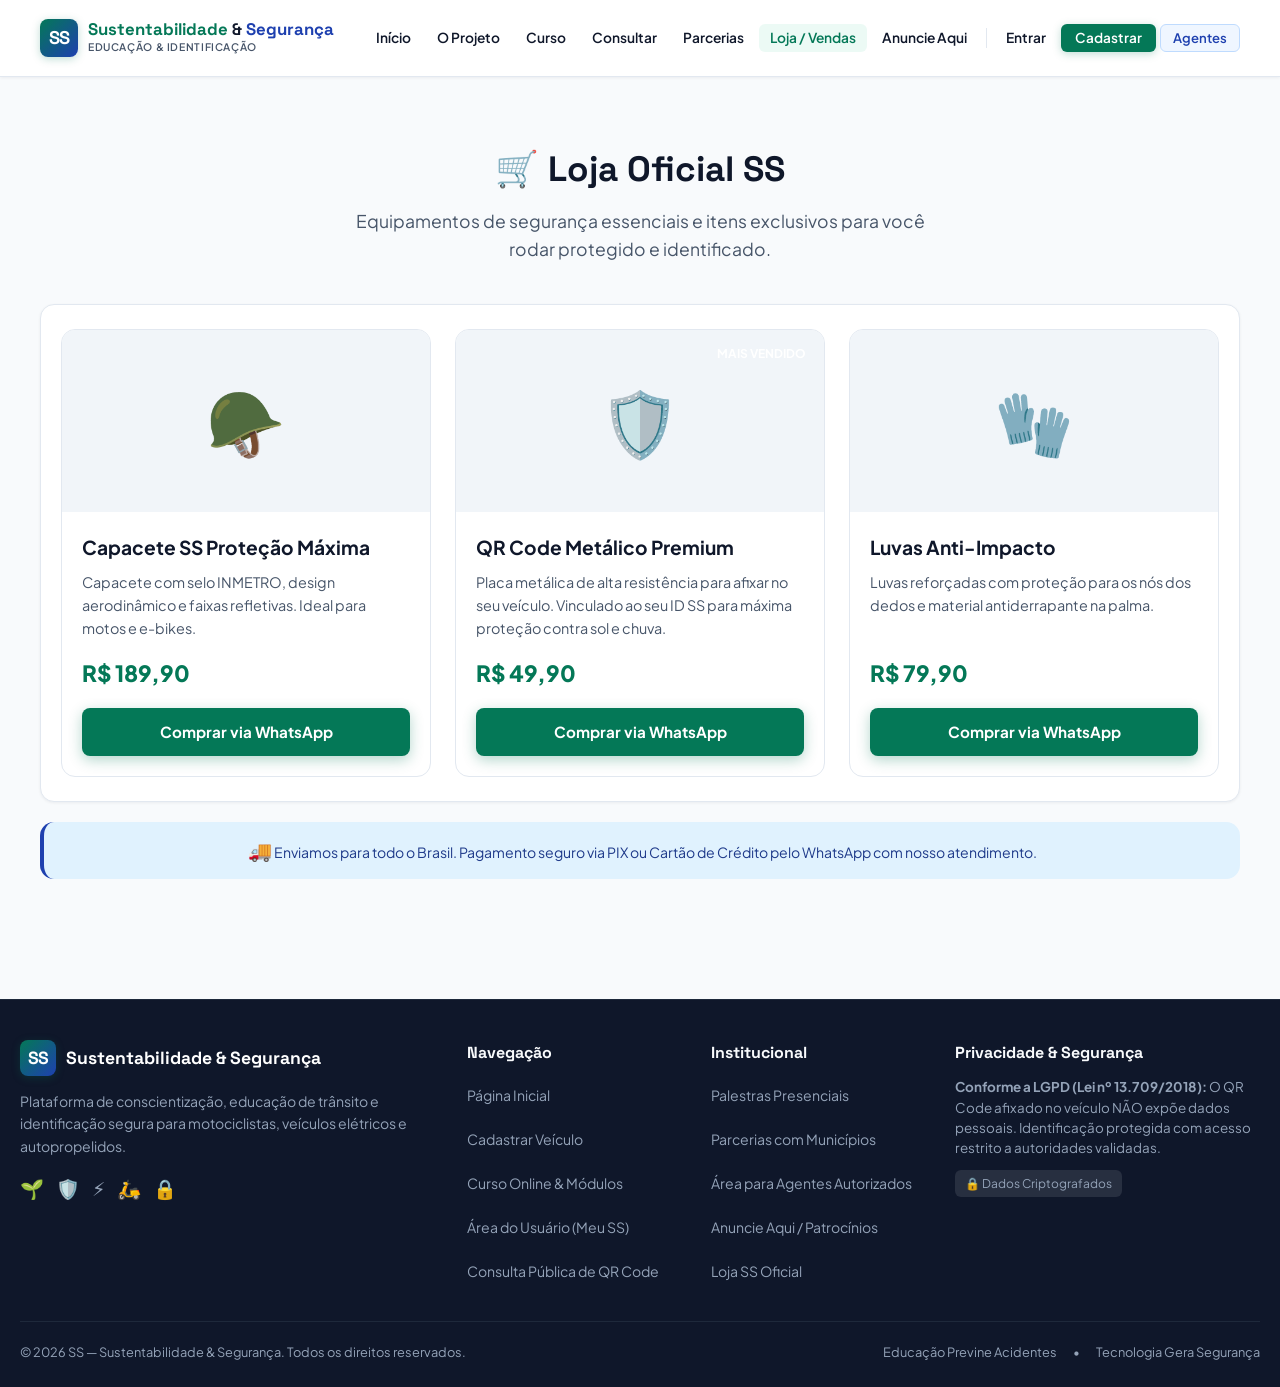
<file: loja.html>
<!DOCTYPE html>
<html lang="pt-BR">
<head>
  <meta charset="UTF-8" />
  <meta name="viewport" content="width=device-width, initial-scale=1.0" />
  <title>Loja Oficial | SS — Sustentabilidade & Segurança</title>
  <link rel="stylesheet" href="assets/css/style.css" />
  <link rel="icon" href="data:image/svg+xml,<svg xmlns='http://www.w3.org/2000/svg' viewBox='0 0 100 100'><rect width='100' height='100' rx='20' fill='%23047857'/><text x='50%' y='68%' font-family='sans-serif' font-weight='900' font-size='50' fill='white' text-anchor='middle'>SS</text></svg>" />
</head>
<body>

<header class="site-header" id="site-header"></header>

<main class="main-wrapper wide">
  <div class="page-header" style="text-align:center; padding: 40px 20px;">
    <h1 style="font-family: var(--font-display); font-weight: 800; font-size: 2.2rem; color: var(--text);">
      🛒 Loja Oficial SS
    </h1>
    <p style="font-size: 1.1rem; color: var(--text-secondary); max-width: 600px; margin: 10px auto 0;">
      Equipamentos de segurança essenciais e itens exclusivos para você rodar protegido e identificado.
    </p>
  </div>

  <section class="card mb-24">
    <div class="grid-responsive-3col" style="gap: 24px;">
      
      <!-- PRODUTO 1 -->
      <div style="border: 1px solid var(--border); border-radius: var(--radius-md); overflow: hidden; background: #fff; display: flex; flex-direction: column;">
        <div style="background: #F1F5F9; padding: 40px 20px; text-align: center; font-size: 4rem;">
          🪖
        </div>
        <div style="padding: 20px; display: flex; flex-direction: column; flex: 1;">
          <h3 style="font-size: 1.2rem; font-weight: 700; margin-bottom: 8px;">Capacete SS Proteção Máxima</h3>
          <p style="font-size: 0.9rem; color: var(--text-secondary); margin-bottom: 16px; flex: 1;">
            Capacete com selo INMETRO, design aerodinâmico e faixas refletivas. Ideal para motos e e-bikes.
          </p>
          <div style="font-size: 1.4rem; font-weight: 800; color: var(--primary); margin-bottom: 16px;">
            R$ 189,90
          </div>
          <a href="https://wa.me/5511999999999?text=Olá, tenho interesse em comprar o Capacete SS." target="_blank" class="btn btn-primary" style="width: 100%; text-align: center;">
            Comprar via WhatsApp
          </a>
        </div>
      </div>

      <!-- PRODUTO 2 -->
      <div style="border: 1px solid var(--border); border-radius: var(--radius-md); overflow: hidden; background: #fff; display: flex; flex-direction: column; position: relative;">
        <div style="position: absolute; top: 10px; right: 10px; background: var(--amber); color: #fff; font-size: 0.75rem; font-weight: 700; padding: 4px 8px; border-radius: 4px;">
          MAIS VENDIDO
        </div>
        <div style="background: #F1F5F9; padding: 40px 20px; text-align: center; font-size: 4rem;">
          🛡️
        </div>
        <div style="padding: 20px; display: flex; flex-direction: column; flex: 1;">
          <h3 style="font-size: 1.2rem; font-weight: 700; margin-bottom: 8px;">QR Code Metálico Premium</h3>
          <p style="font-size: 0.9rem; color: var(--text-secondary); margin-bottom: 16px; flex: 1;">
            Placa metálica de alta resistência para afixar no seu veículo. Vinculado ao seu ID SS para máxima proteção contra sol e chuva.
          </p>
          <div style="font-size: 1.4rem; font-weight: 800; color: var(--primary); margin-bottom: 16px;">
            R$ 49,90
          </div>
          <a href="https://wa.me/5511999999999?text=Olá, quero adquirir o QR Code Metálico." target="_blank" class="btn btn-primary" style="width: 100%; text-align: center;">
            Comprar via WhatsApp
          </a>
        </div>
      </div>

      <!-- PRODUTO 3 -->
      <div style="border: 1px solid var(--border); border-radius: var(--radius-md); overflow: hidden; background: #fff; display: flex; flex-direction: column;">
        <div style="background: #F1F5F9; padding: 40px 20px; text-align: center; font-size: 4rem;">
          🧤
        </div>
        <div style="padding: 20px; display: flex; flex-direction: column; flex: 1;">
          <h3 style="font-size: 1.2rem; font-weight: 700; margin-bottom: 8px;">Luvas Anti-Impacto</h3>
          <p style="font-size: 0.9rem; color: var(--text-secondary); margin-bottom: 16px; flex: 1;">
            Luvas reforçadas com proteção para os nós dos dedos e material antiderrapante na palma.
          </p>
          <div style="font-size: 1.4rem; font-weight: 800; color: var(--primary); margin-bottom: 16px;">
            R$ 79,90
          </div>
          <a href="https://wa.me/5511999999999?text=Olá, quero comprar as Luvas Anti-Impacto." target="_blank" class="btn btn-primary" style="width: 100%; text-align: center;">
            Comprar via WhatsApp
          </a>
        </div>
      </div>

    </div>
  </section>

  <section class="alert-box blue" style="text-align: center; justify-content: center; margin-bottom: 40px;">
    <div>
      <span style="font-size: 1.2rem;">🚚</span> Enviamos para todo o Brasil. Pagamento seguro via PIX ou Cartão de Crédito pelo WhatsApp com nosso atendimento.
    </div>
  </section>

</main>

<footer class="site-footer" id="site-footer"></footer>

<script type="module">
  import { renderHeader, renderFooter } from './assets/js/app.js?v=3';
  renderHeader('loja');
  renderFooter();
</script>
</body>
</html>
</file>
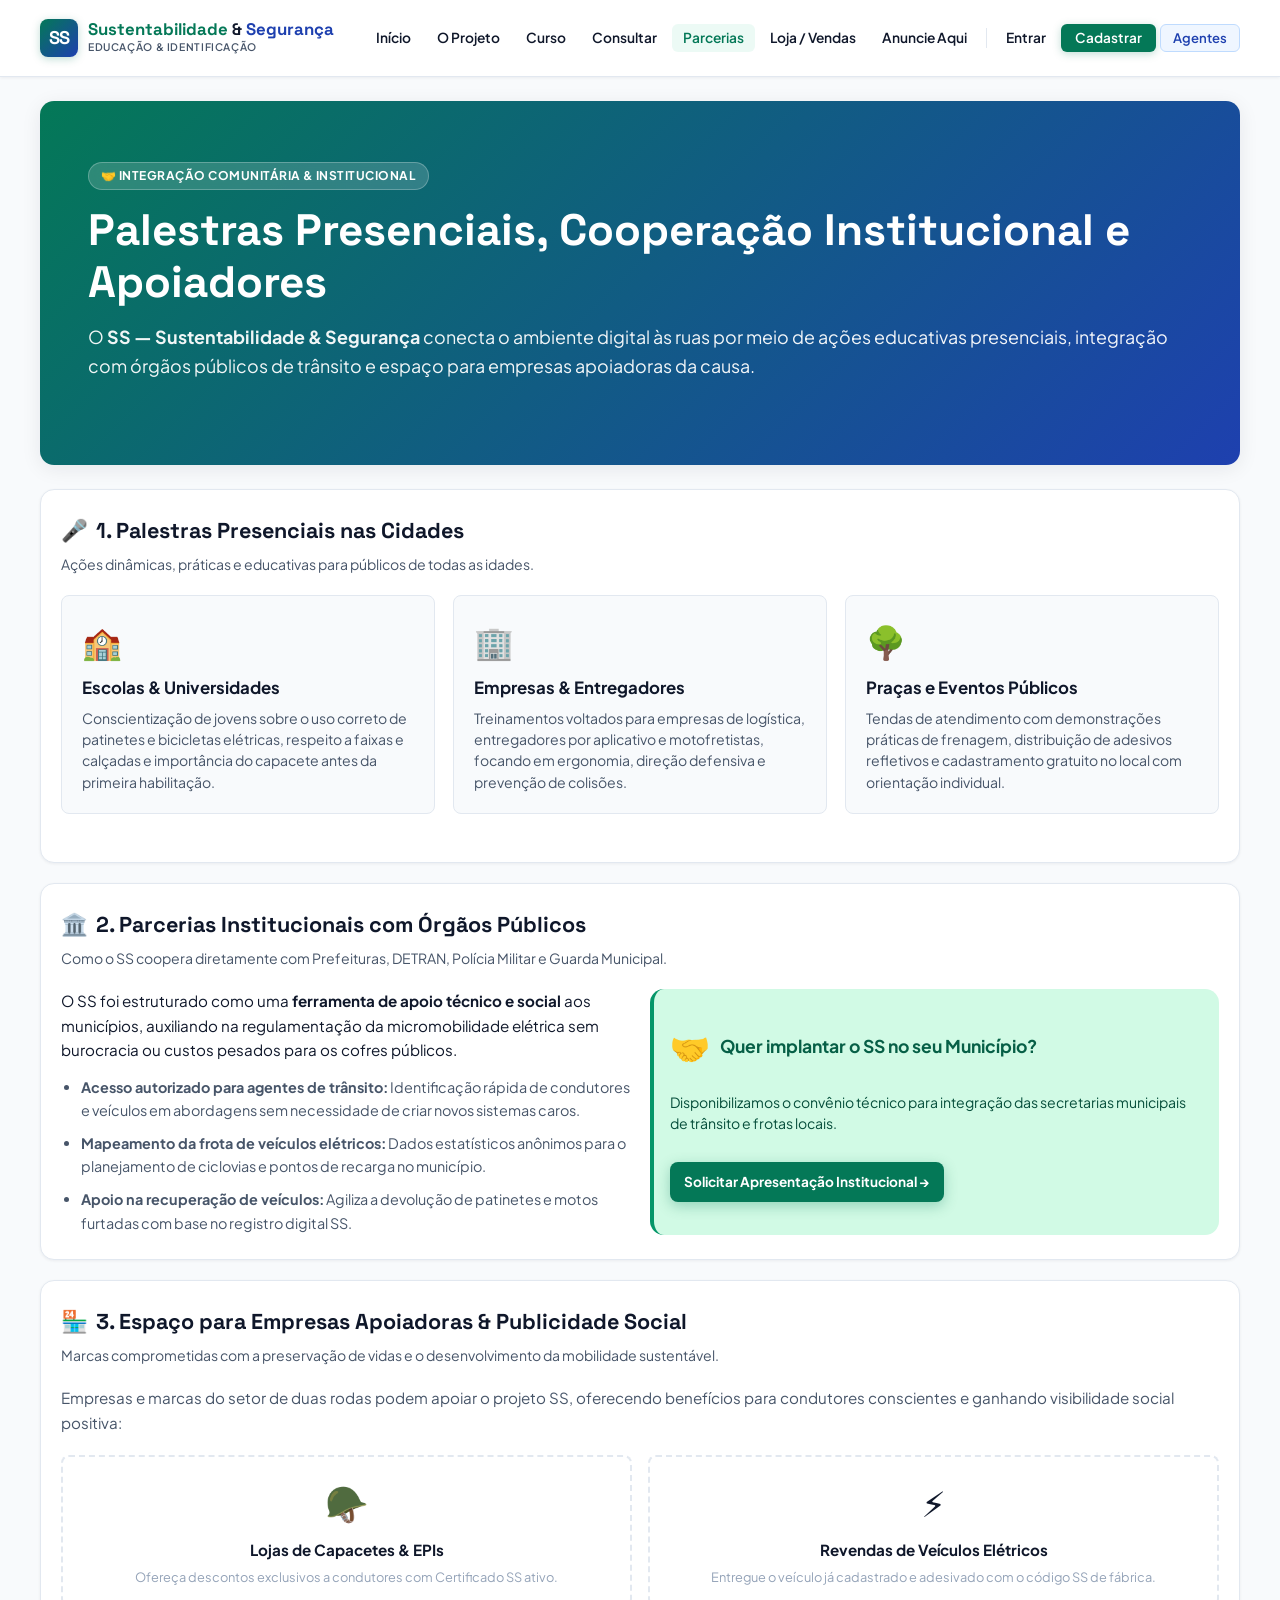
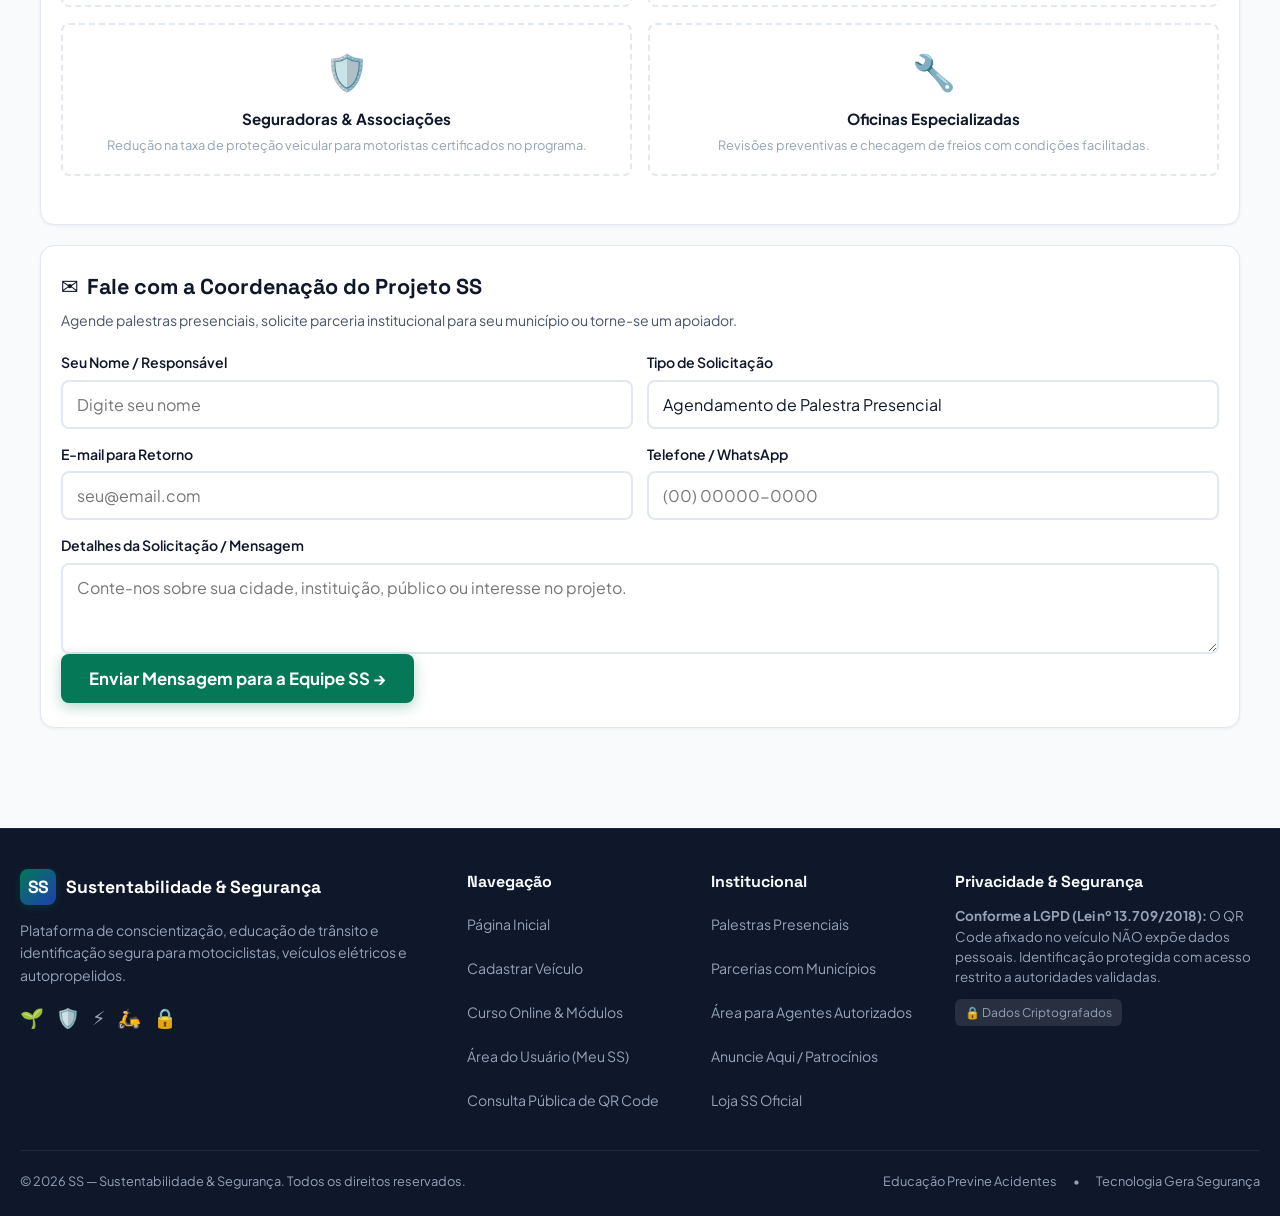
<file: palestras.html>
<!DOCTYPE html>
<html lang="pt-BR">
<head>
  <meta charset="UTF-8" />
  <meta name="viewport" content="width=device-width, initial-scale=1.0" />
  <title>Palestras Presenciais, Parcerias & Apoiadores — SS Sustentabilidade & Segurança</title>
  <link rel="stylesheet" href="assets/css/style.css" />
  <link rel="icon" href="data:image/svg+xml,<svg xmlns='http://www.w3.org/2000/svg' viewBox='0 0 100 100'><rect width='100' height='100' rx='20' fill='%23047857'/><text x='50%' y='68%' font-family='sans-serif' font-weight='900' font-size='50' fill='white' text-anchor='middle'>SS</text></svg>" />
</head>
<body>

<header class="site-header" id="site-header"></header>

<main class="main-wrapper wide">

  <!-- BANNER TOPO -->
  <section class="hero-banner" style="background:linear-gradient(135deg, #047857 0%, #1E40AF 100%);">
    <div class="hero-badge">
      <span>🤝 Integração Comunitária & Institucional</span>
    </div>
    <h1 class="hero-title">
      Palestras Presenciais, Cooperação Institucional e Apoiadores
    </h1>
    <p class="hero-description">
      O <strong>SS — Sustentabilidade & Segurança</strong> conecta o ambiente digital às ruas por meio de ações educativas presenciais, integração com órgãos públicos de trânsito e espaço para empresas apoiadoras da causa.
    </p>
  </section>

  <!-- PALESTRAS PRESENCIAIS -->
  <section class="card mb-24" id="palestras">
    <div class="card-title">
      <span>🎤</span> 1. Palestras Presenciais nas Cidades
    </div>
    <div class="card-subtitle">
      Ações dinâmicas, práticas e educativas para públicos de todas as idades.
    </div>

    <div class="grid-responsive-3col" style="gap:18px; margin-bottom:24px;">
      <div style="background:#F8FAFC; border:1px solid var(--border); border-radius:var(--radius-sm); padding:20px;">
        <div style="font-size:2rem; margin-bottom:8px;">🏫</div>
        <h4 style="font-size:1.05rem; font-weight:700; color:var(--text); margin-bottom:6px;">Escolas & Universidades</h4>
        <p style="font-size:0.88rem; color:var(--text-secondary); line-height:1.5;">
          Conscientização de jovens sobre o uso correto de patinetes e bicicletas elétricas, respeito a faixas e calçadas e importância do capacete antes da primeira habilitação.
        </p>
      </div>

      <div style="background:#F8FAFC; border:1px solid var(--border); border-radius:var(--radius-sm); padding:20px;">
        <div style="font-size:2rem; margin-bottom:8px;">🏢</div>
        <h4 style="font-size:1.05rem; font-weight:700; color:var(--text); margin-bottom:6px;">Empresas & Entregadores</h4>
        <p style="font-size:0.88rem; color:var(--text-secondary); line-height:1.5;">
          Treinamentos voltados para empresas de logística, entregadores por aplicativo e motofretistas, focando em ergonomia, direção defensiva e prevenção de colisões.
        </p>
      </div>

      <div style="background:#F8FAFC; border:1px solid var(--border); border-radius:var(--radius-sm); padding:20px;">
        <div style="font-size:2rem; margin-bottom:8px;">🌳</div>
        <h4 style="font-size:1.05rem; font-weight:700; color:var(--text); margin-bottom:6px;">Praças e Eventos Públicos</h4>
        <p style="font-size:0.88rem; color:var(--text-secondary); line-height:1.5;">
          Tendas de atendimento com demonstrações práticas de frenagem, distribuição de adesivos refletivos e cadastramento gratuito no local com orientação individual.
        </p>
      </div>
    </div>
  </section>

  <!-- PARCERIAS INSTITUCIONAIS -->
  <section class="card mb-24" id="parcerias">
    <div class="card-title">
      <span>🏛️</span> 2. Parcerias Institucionais com Órgãos Públicos
    </div>
    <div class="card-subtitle">
      Como o SS coopera diretamente com Prefeituras, DETRAN, Polícia Militar e Guarda Municipal.
    </div>

    <div class="grid-responsive-2col">
      <div>
        <p style="font-size:0.95rem; color:var(--text); line-height:1.6; margin-bottom:14px;">
          O SS foi estruturado como uma <strong>ferramenta de apoio técnico e social</strong> aos municípios, auxiliando na regulamentação da micromobilidade elétrica sem burocracia ou custos pesados para os cofres públicos.
        </p>
        <ul style="padding-left:20px; font-size:0.9rem; color:var(--text-secondary); display:flex; flex-direction:column; gap:10px;">
          <li><strong>Acesso autorizado para agentes de trânsito:</strong> Identificação rápida de condutores e veículos em abordagens sem necessidade de criar novos sistemas caros.</li>
          <li><strong>Mapeamento da frota de veículos elétricos:</strong> Dados estatísticos anônimos para o planejamento de ciclovias e pontos de recarga no município.</li>
          <li><strong>Apoio na recuperação de veículos:</strong> Agiliza a devolução de patinetes e motos furtadas com base no registro digital SS.</li>
        </ul>
      </div>

      <div class="alert-box green" style="margin:0; display:flex; flex-direction:column; justify-content:center;">
        <div style="display:flex; align-items:center; gap:10px; margin-bottom:10px;">
          <span style="font-size:2rem;">🤝</span>
          <strong style="font-size:1.1rem; color:#065F46;">Quer implantar o SS no seu Município?</strong>
        </div>
        <p style="font-size:0.88rem; color:#064E3B; line-height:1.5; margin-bottom:16px;">
          Disponibilizamos o convênio técnico para integração das secretarias municipais de trânsito e frotas locais.
        </p>
        <a href="#contato" class="btn btn-primary btn-sm">
          Solicitar Apresentação Institucional →
        </a>
      </div>
    </div>
  </section>

  <!-- ESPAÇO PARA APOIADORES E PUBLICIDADE -->
  <section class="card mb-24" id="publicidade">
    <div class="card-title">
      <span>🏪</span> 3. Espaço para Empresas Apoiadoras & Publicidade Social
    </div>
    <div class="card-subtitle">
      Marcas comprometidas com a preservação de vidas e o desenvolvimento da mobilidade sustentável.
    </div>

    <p style="font-size:0.95rem; color:var(--text-secondary); line-height:1.6; margin-bottom:20px;">
      Empresas e marcas do setor de duas rodas podem apoiar o projeto SS, oferecendo benefícios para condutores conscientes e ganhando visibilidade social positiva:
    </p>

    <div class="grid-responsive-2col" style="gap:16px; margin-bottom:24px;">
      <div style="background:#fff; border:2px dashed var(--border); border-radius:var(--radius-sm); padding:18px; text-align:center;">
        <div style="font-size:2.2rem; margin-bottom:6px;">🪖</div>
        <strong style="color:var(--text); font-size:0.95rem;">Lojas de Capacetes & EPIs</strong>
        <p style="font-size:0.8rem; color:var(--text-muted); margin-top:4px;">
          Ofereça descontos exclusivos a condutores com Certificado SS ativo.
        </p>
      </div>

      <div style="background:#fff; border:2px dashed var(--border); border-radius:var(--radius-sm); padding:18px; text-align:center;">
        <div style="font-size:2.2rem; margin-bottom:6px;">⚡</div>
        <strong style="color:var(--text); font-size:0.95rem;">Revendas de Veículos Elétricos</strong>
        <p style="font-size:0.8rem; color:var(--text-muted); margin-top:4px;">
          Entregue o veículo já cadastrado e adesivado com o código SS de fábrica.
        </p>
      </div>

      <div style="background:#fff; border:2px dashed var(--border); border-radius:var(--radius-sm); padding:18px; text-align:center;">
        <div style="font-size:2.2rem; margin-bottom:6px;">🛡️</div>
        <strong style="color:var(--text); font-size:0.95rem;">Seguradoras & Associações</strong>
        <p style="font-size:0.8rem; color:var(--text-muted); margin-top:4px;">
          Redução na taxa de proteção veicular para motoristas certificados no programa.
        </p>
      </div>

      <div style="background:#fff; border:2px dashed var(--border); border-radius:var(--radius-sm); padding:18px; text-align:center;">
        <div style="font-size:2.2rem; margin-bottom:6px;">🔧</div>
        <strong style="color:var(--text); font-size:0.95rem;">Oficinas Especializadas</strong>
        <p style="font-size:0.8rem; color:var(--text-muted); margin-top:4px;">
          Revisões preventivas e checagem de freios com condições facilitadas.
        </p>
      </div>
    </div>
  </section>

  <!-- FORMULÁRIO DE CONTATO / MANIFESTAÇÃO DE INTERESSE -->
  <section class="card" id="contato">
    <div class="card-title">
      <span>✉️</span> Fale com a Coordenação do Projeto SS
    </div>
    <div class="card-subtitle">
      Agende palestras presenciais, solicite parceria institucional para seu município ou torne-se um apoiador.
    </div>

    <form id="formContato" onsubmit="enviarContato(event)">
      <div class="form-grid">
        <div class="form-group">
          <label for="ct_nome">Seu Nome / Responsável</label>
          <input type="text" id="ct_nome" placeholder="Digite seu nome" required />
        </div>
        <div class="form-group">
          <label for="ct_tipo">Tipo de Solicitação</label>
          <select id="ct_tipo" required>
            <option value="palestra">Agendamento de Palestra Presencial</option>
            <option value="prefeitura">Parceria Institucional (Prefeitura / Órgão Público)</option>
            <option value="apoiador">Empresa Apoiadora / Espaço de Publicidade</option>
            <option value="duvidas">Dúvidas Gerais / Imprensa</option>
          </select>
        </div>
        <div class="form-group">
          <label for="ct_email">E-mail para Retorno</label>
          <input type="email" id="ct_email" placeholder="seu@email.com" required />
        </div>
        <div class="form-group">
          <label for="ct_tel">Telefone / WhatsApp</label>
          <input type="tel" id="ct_tel" placeholder="(00) 00000-0000" required />
        </div>
        <div class="form-group full">
          <label for="ct_msg">Detalhes da Solicitação / Mensagem</label>
          <textarea id="ct_msg" rows="3" placeholder="Conte-nos sobre sua cidade, instituição, público ou interesse no projeto." required></textarea>
        </div>
      </div>

      <div class="text-right mt-24">
        <button type="submit" class="btn btn-primary btn-lg">
          Enviar Mensagem para a Equipe SS →
        </button>
      </div>
    </form>
  </section>

</main>

<footer class="site-footer" id="site-footer"></footer>

<script type="module">
  import { renderHeader, renderFooter, showToast, maskPhone } from './assets/js/app.js?v=3';

  renderHeader('palestras');
  renderFooter();

  maskPhone(document.getElementById('ct_tel'));

  window.enviarContato = function(e) {
    e.preventDefault();
    showToast('Mensagem enviada com sucesso! A coordenação do SS entrará em contato em breve.', 'success', 5000);
    document.getElementById('formContato').reset();
  };
</script>
</body>
</html>
</file>
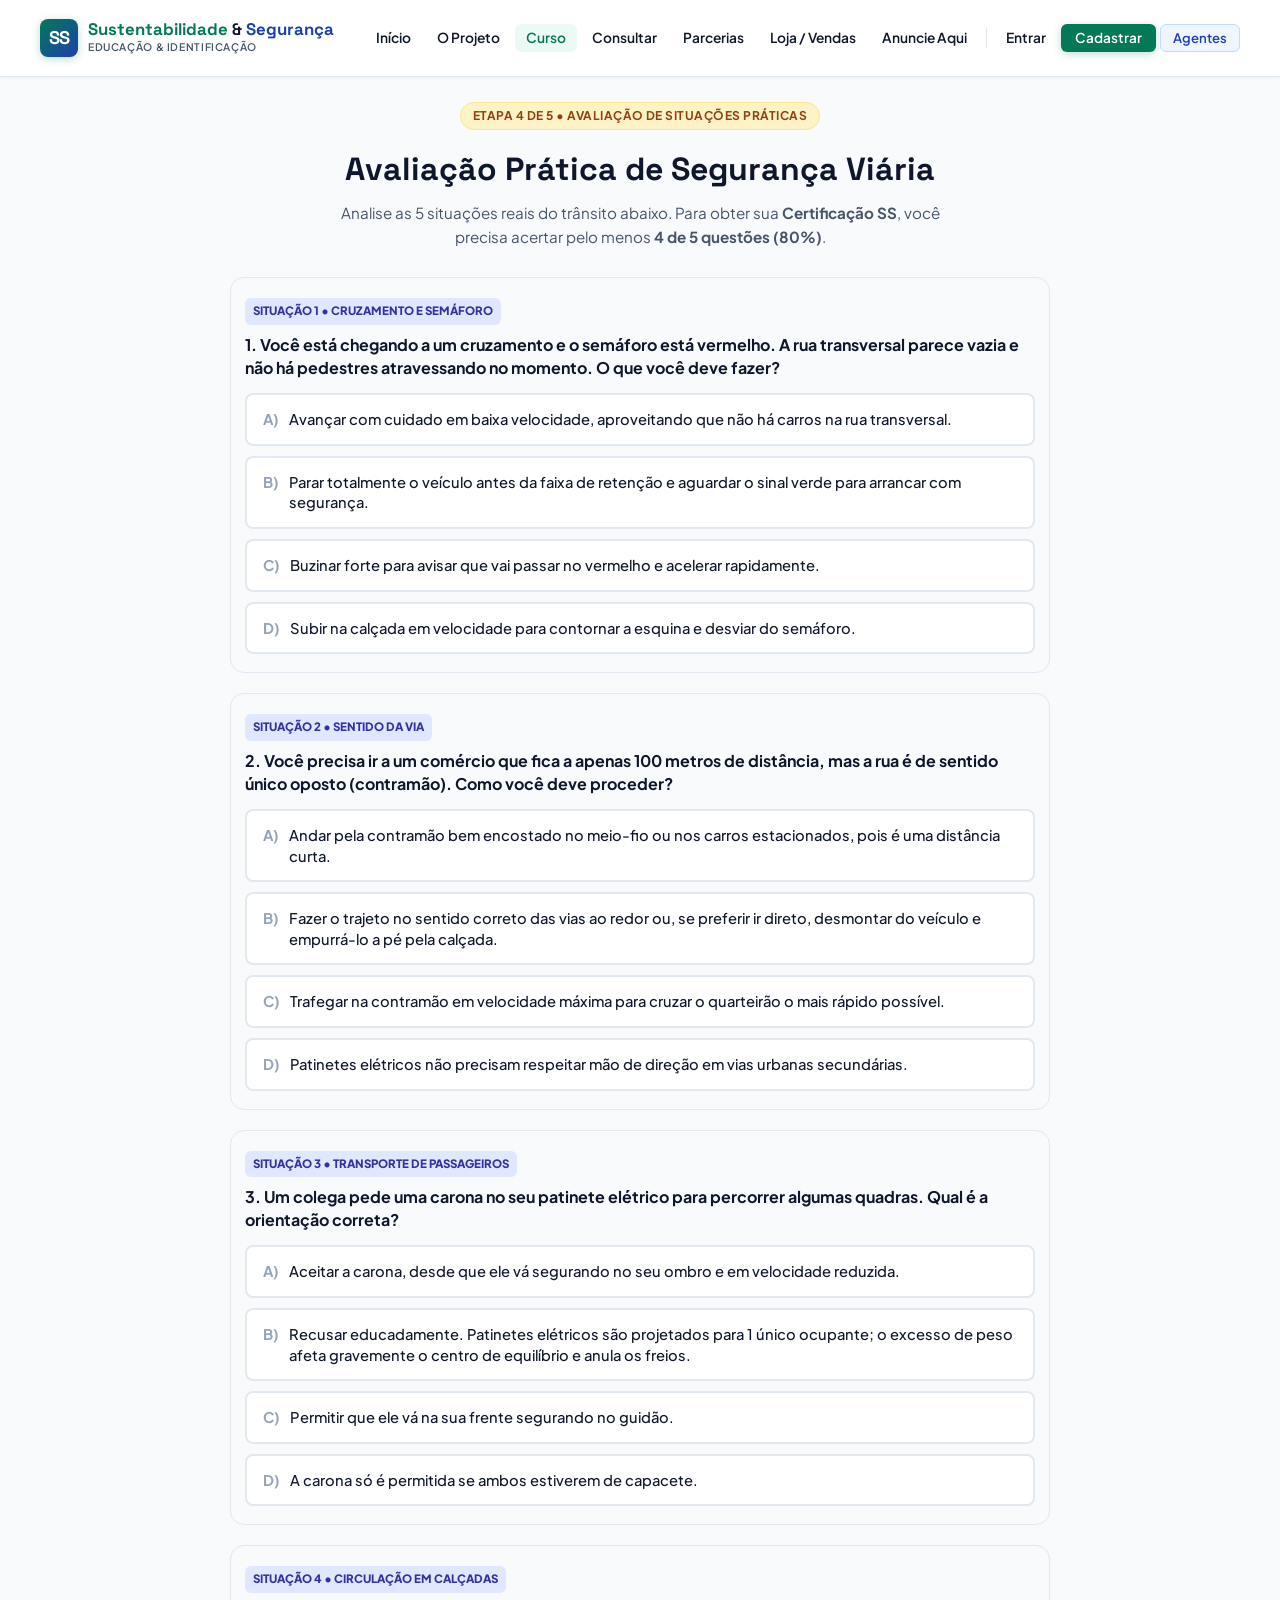
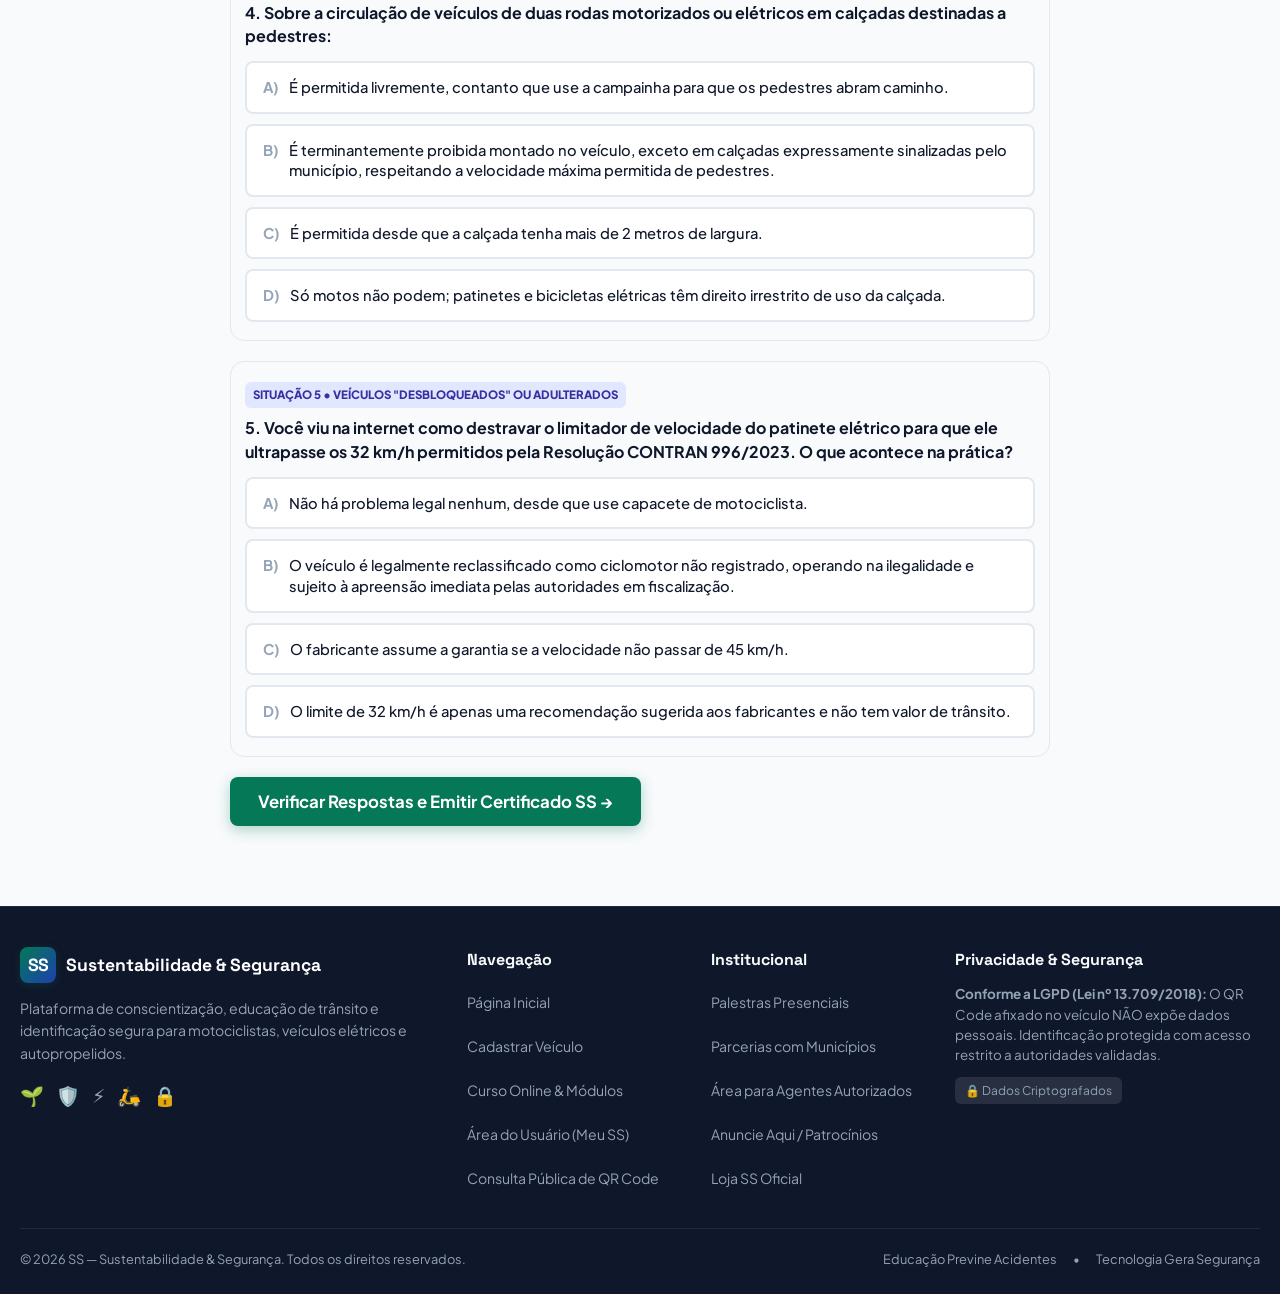
<file: regras.html>
<!DOCTYPE html>
<html lang="pt-BR">
<head>
  <meta charset="UTF-8">
  <meta http-equiv="refresh" content="0; url=avaliacao.html">
  <title>Redirecionando...</title>
</head>
<body>
  <p>Redirecionando para a Avaliação Prática SS... <a href="avaliacao.html">Clique aqui</a>.</p>
</body>
</html>
</file>
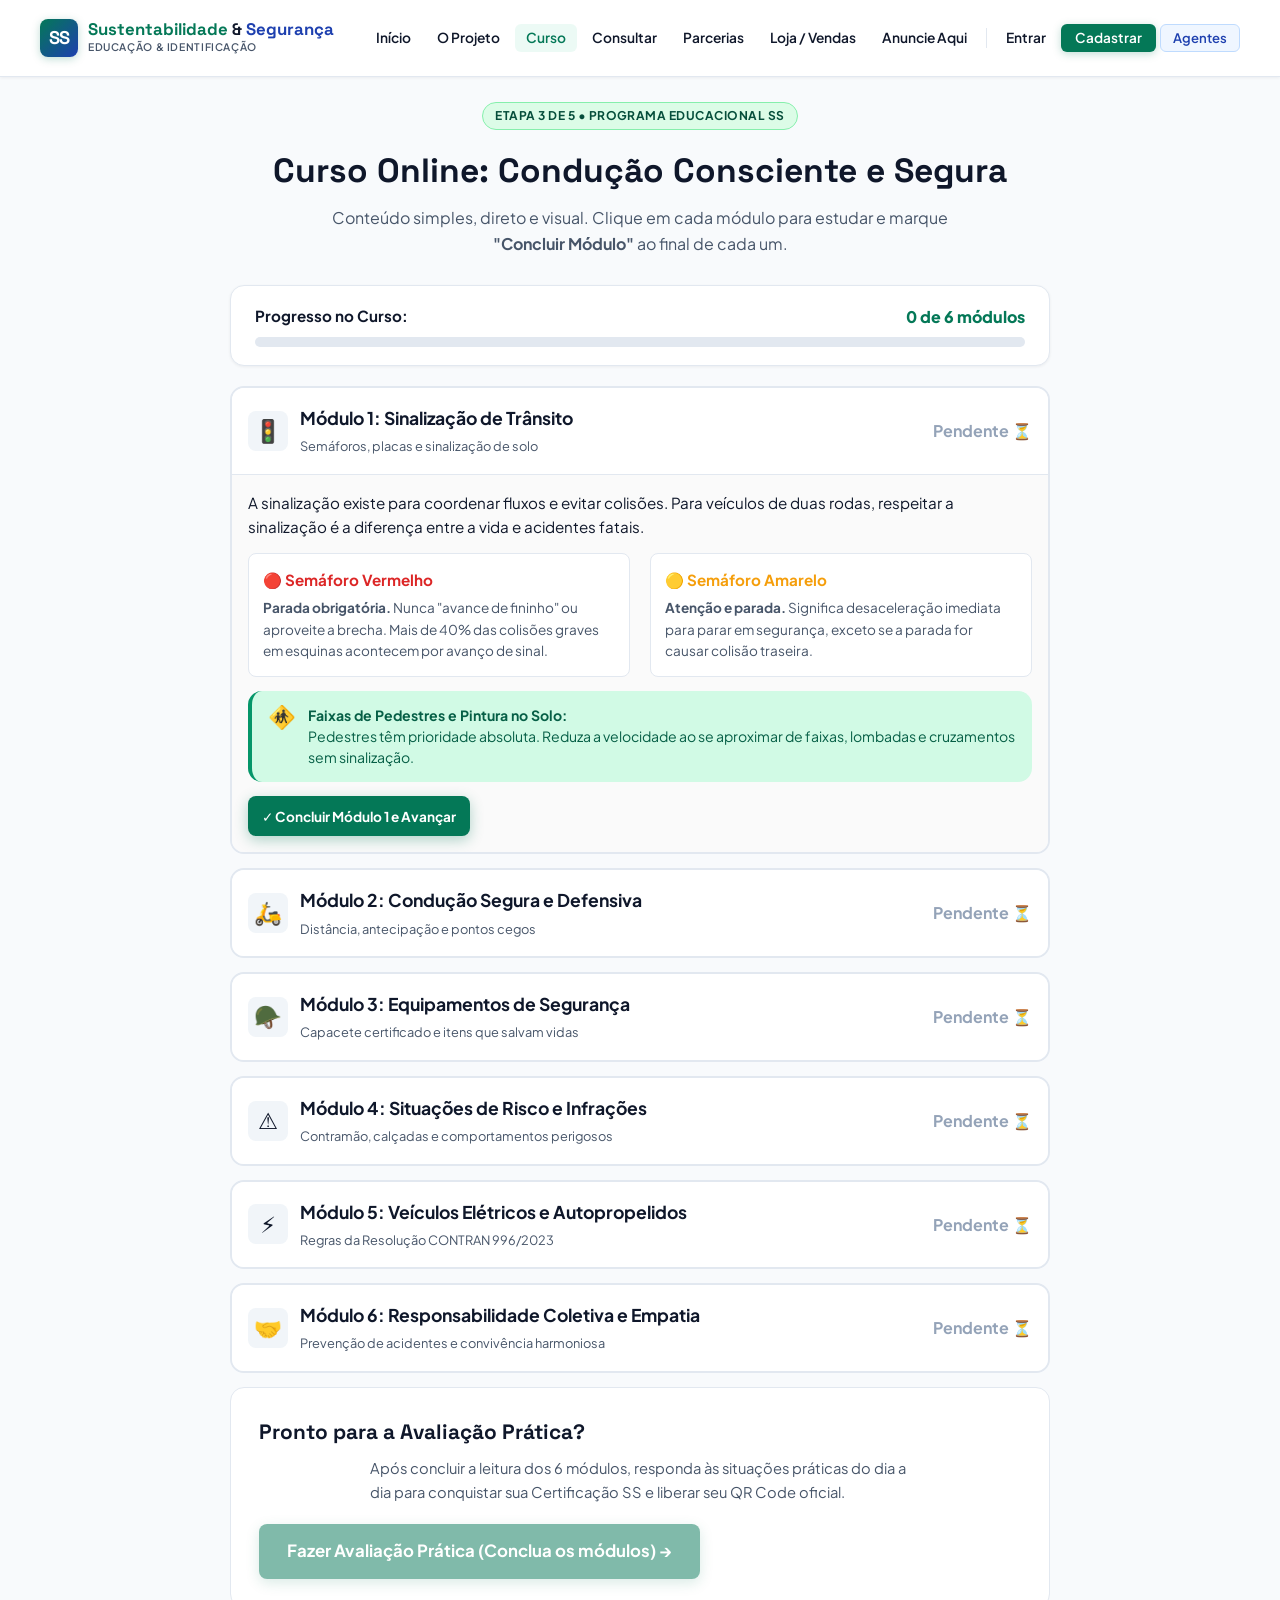
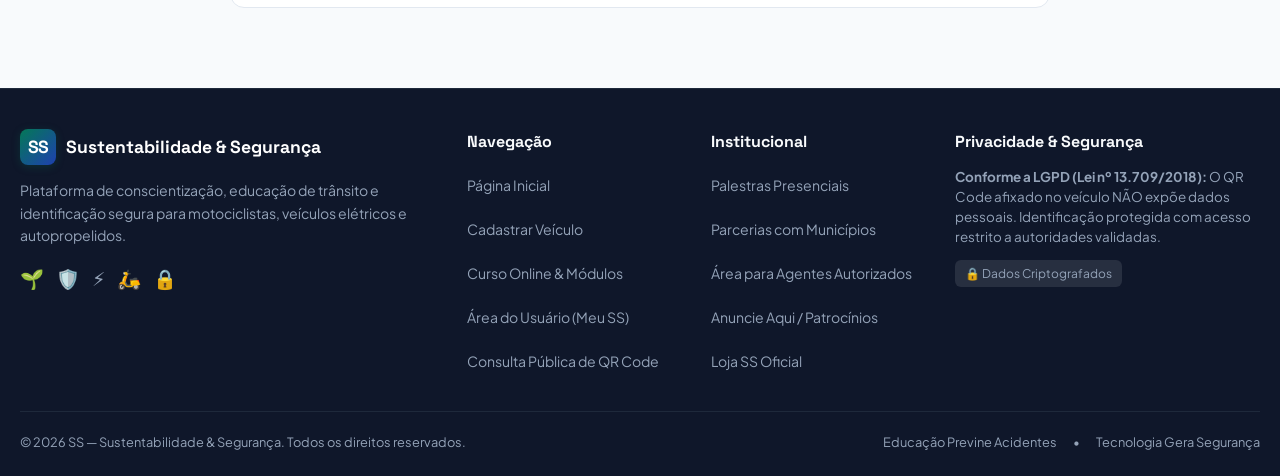
<file: tutorial.html>
<!DOCTYPE html>
<html lang="pt-BR">
<head>
  <meta charset="UTF-8">
  <meta http-equiv="refresh" content="0; url=curso.html">
  <title>Redirecionando...</title>
</head>
<body>
  <p>Redirecionando para o Curso Online SS... <a href="curso.html">Clique aqui</a>.</p>
</body>
</html>
</file>
<file: assets/css/style.css>
/* ==========================================================================
   SS — SUSTENTABILIDADE & SEGURANÇA
   Design System Responsivo Mobile-First de Alta Qualidade
   ========================================================================== */

@import url('https://fonts.googleapis.com/css2?family=Plus+Jakarta+Sans:wght@300;400;500;600;700;800&family=Space+Grotesk:wght@500;700;800&display=swap');

/* ── 1. VARIÁVEIS & DESIGN TOKENS ── */
:root {
  /* Cores Institucionais */
  --primary: #047857;         /* Verde Esmeralda Sustentabilidade */
  --primary-light: #10B981;   /* Verde Claro Acentuado */
  --primary-dark: #064E3B;    /* Verde Floresta Profundo */
  --secondary: #1E40AF;       /* Azul Segurança Viária */
  --secondary-light: #3B82F6; /* Azul Claro Tecnológico */
  --secondary-dark: #1E3A8A;  /* Azul Marinho Institucional */
  
  --accent: #F59E0B;          /* Âmbar de Atenção / Sinalização */
  --danger: #DC2626;          /* Vermelho de Emergência / Roubo */
  --danger-light: #FEE2E2;
  --success: #059669;
  --success-light: #D1FAE5;
  --warning: #D97706;
  --warning-light: #FEF3C7;
  --info: #0284C7;
  --info-light: #E0F2FE;

  --bg: #F8FAFC;              /* Fundo Geral Neutro Leve */
  --bg-card: #FFFFFF;
  --text: #0F172A;            /* Slate Escuro Alto Contraste */
  --text-secondary: #475569;
  --text-muted: #94A3B8;
  --border: #E2E8F0;
  --border-focus: #10B981;
  
  --shadow-sm: 0 1px 3px rgba(15, 23, 42, 0.06);
  --shadow-md: 0 4px 20px rgba(15, 23, 42, 0.08);
  --shadow-lg: 0 12px 36px rgba(15, 23, 42, 0.12);
  --shadow-alert: 0 8px 30px rgba(220, 38, 38, 0.25);
  
  --radius-sm: 8px;
  --radius-md: 14px;
  --radius-lg: 20px;
  --radius-full: 9999px;

  /* Touch & Sizing Tokens (Mobile-First) */
  --touch-min: 48px;          /* Padrão WCAG / Material Design para touch targets */
  --header-height-mobile: 64px;
  --header-height-desktop: 76px;
  
  --font-main: 'Plus Jakarta Sans', system-ui, -apple-system, sans-serif;
  --font-display: 'Space Grotesk', system-ui, sans-serif;
  --transition: all 0.25s cubic-bezier(0.4, 0, 0.2, 1);
}

/* ── 2. RESET & BASE MOBILE-FIRST ── */
*, *::before, *::after {
  box-sizing: border-box;
  margin: 0;
  padding: 0;
  -webkit-tap-highlight-color: transparent;
}

html {
  scroll-behavior: smooth;
  font-size: 16px; /* Base 16px para acessibilidade e evitar zoom automático no iOS */
}

body {
  font-family: var(--font-main);
  background-color: var(--bg);
  color: var(--text);
  line-height: 1.6;
  min-height: 100vh;
  display: flex;
  flex-direction: column;
  overflow-x: hidden;
  position: relative;
}

/* Bloqueia scroll do fundo quando drawer mobile estiver aberto */
body.nav-locked {
  overflow: hidden;
  height: 100vh;
}

img, svg, canvas {
  max-width: 100%;
  height: auto;
  display: block;
}

/* ── 3. HEADER & MENU HAMBÚRGUER (MOBILE-FIRST) ── */
.site-header {
  background: rgba(255, 255, 255, 0.98);
  backdrop-filter: blur(12px);
  -webkit-backdrop-filter: blur(12px);
  border-bottom: 1px solid var(--border);
  position: sticky;
  top: 0;
  z-index: 1000;
  box-shadow: var(--shadow-sm);
  width: 100%;
}

.header-container {
  width: 100%;
  max-width: 1240px;
  margin: 0 auto;
  padding: 0 16px;
  height: var(--header-height-mobile);
  display: flex;
  align-items: center;
  justify-content: space-between;
  gap: 12px;
}

.brand-logo {
  display: flex;
  align-items: center;
  gap: 10px;
  text-decoration: none;
  color: var(--text);
  min-height: var(--touch-min);
}

.brand-emblem {
  width: 38px;
  height: 38px;
  background: linear-gradient(135deg, var(--primary) 0%, var(--secondary) 100%);
  color: #fff;
  border-radius: var(--radius-sm);
  display: flex;
  align-items: center;
  justify-content: center;
  font-family: var(--font-display);
  font-weight: 800;
  font-size: 1.15rem;
  letter-spacing: -1px;
  flex-shrink: 0;
  box-shadow: 0 2px 8px rgba(4, 120, 87, 0.25);
}

.brand-info {
  display: flex;
  flex-direction: column;
}

.brand-title {
  font-family: var(--font-display);
  font-size: 1.05rem;
  font-weight: 800;
  line-height: 1.1;
  color: var(--text);
  white-space: nowrap;
}

.brand-title span.s1 { color: var(--primary); }
.brand-title span.s2 { color: var(--secondary); }

.brand-subtitle {
  font-size: 0.65rem;
  font-weight: 600;
  text-transform: uppercase;
  letter-spacing: 0.06em;
  color: var(--text-secondary);
  display: none; /* Oculto em mobile pequeno para economizar espaço */
}

/* Botão Hambúrguer Animado com touch target ideal */
.mobile-nav-toggle {
  display: flex;
  flex-direction: column;
  justify-content: center;
  align-items: center;
  gap: 5px;
  width: var(--touch-min);
  height: var(--touch-min);
  background: #F8FAFC;
  border: 1px solid var(--border);
  border-radius: var(--radius-sm);
  padding: 10px;
  cursor: pointer;
  z-index: 1010;
  transition: var(--transition);
}

.mobile-nav-toggle:active {
  transform: scale(0.92);
}

.mobile-nav-toggle .hamburger-bar {
  width: 22px;
  height: 2.5px;
  background: var(--text);
  border-radius: 2px;
  transition: transform 0.3s ease, opacity 0.3s ease, background-color 0.3s ease;
  transform-origin: center;
}

/* Animação do ícone quando menu aberto (vira um "X") */
.mobile-nav-toggle.is-active {
  background: #F1F5F9;
  border-color: var(--text-secondary);
}

.mobile-nav-toggle.is-active .hamburger-bar:nth-child(1) {
  transform: translateY(7.5px) rotate(45deg);
  background: var(--danger);
}

.mobile-nav-toggle.is-active .hamburger-bar:nth-child(2) {
  opacity: 0;
  transform: scale(0);
}

.mobile-nav-toggle.is-active .hamburger-bar:nth-child(3) {
  transform: translateY(-7.5px) rotate(-45deg);
  background: var(--danger);
}

/* Backdrop escuro do menu mobile */
.nav-backdrop {
  position: fixed;
  inset: 0;
  background: rgba(15, 23, 42, 0.6);
  backdrop-filter: blur(4px);
  -webkit-backdrop-filter: blur(4px);
  z-index: 1002;
  opacity: 0;
  visibility: hidden;
  transition: opacity 0.3s ease, visibility 0.3s ease;
}

.nav-backdrop.is-active {
  opacity: 1;
  visibility: visible;
}

/* Drawer de Navegação Mobile (Off-Canvas) */
.nav-links {
  position: fixed;
  top: 0;
  right: 0;
  width: 320px;
  max-width: 86vw;
  height: 100vh;
  background: #FFFFFF;
  box-shadow: -6px 0 24px rgba(15, 23, 42, 0.15);
  z-index: 1005;
  display: flex;
  flex-direction: column;
  padding: 20px;
  gap: 8px;
  overflow-y: auto;
  transform: translateX(100%);
  transition: transform 0.35s cubic-bezier(0.16, 1, 0.3, 1);
}

.nav-links.mobile-open {
  transform: translateX(0);
}

/* Header interno do menu mobile */
.nav-drawer-header {
  display: flex;
  align-items: center;
  justify-content: space-between;
  padding-bottom: 16px;
  margin-bottom: 8px;
  border-bottom: 1px solid var(--border);
}

.nav-drawer-close {
  width: 40px;
  height: 40px;
  border-radius: var(--radius-sm);
  background: #F1F5F9;
  border: none;
  font-size: 1.2rem;
  font-weight: 700;
  color: var(--text-secondary);
  cursor: pointer;
  display: flex;
  align-items: center;
  justify-content: center;
}

.nav-drawer-close:active {
  background: #E2E8F0;
}

/* Itens de navegação com touch target confortável */
.nav-item {
  text-decoration: none;
  font-size: 0.95rem;
  font-weight: 600;
  color: var(--text);
  padding: 12px 16px;
  border-radius: var(--radius-sm);
  transition: var(--transition);
  display: flex;
  align-items: center;
  gap: 8px;
  min-height: var(--touch-min);
  white-space: nowrap;
}

.nav-icon {
  display: inline-flex;
  align-items: center;
  justify-content: center;
  font-size: 1.15rem;
  flex-shrink: 0;
}

.nav-divider {
  display: none;
}

.nav-item:hover, .nav-item:active, .nav-item.active {
  color: var(--primary);
  background: rgba(16, 185, 129, 0.08);
}

.nav-cta {
  background: var(--primary);
  color: #fff !important;
  border-radius: var(--radius-sm);
  margin-top: 6px;
  justify-content: center;
  box-shadow: 0 2px 8px rgba(4, 120, 87, 0.25);
}

.nav-cta:hover, .nav-cta:active {
  background: var(--primary-dark) !important;
  color: #fff !important;
}

.nav-agent {
  background: #EFF6FF;
  color: var(--secondary) !important;
  border: 1px solid #BFDBFE;
  justify-content: center;
  margin-top: 2px;
}

.nav-agent:hover, .nav-agent:active {
  background: var(--secondary) !important;
  color: #fff !important;
}

/* ── 4. LAYOUT PRINCIPAL & WRAPPERS FLUIDOS ── */
.main-wrapper {
  flex: 1;
  width: 100%;
  max-width: 1200px;
  margin: 0 auto;
  padding: 16px 14px 60px;
}

.main-wrapper.narrow { max-width: 860px; }
.main-wrapper.wide { max-width: 1240px; }

/* ── 5. HERO BANNER FLUIDO ── */
.hero-banner {
  background: linear-gradient(135deg, #064E3B 0%, #047857 50%, #1E40AF 100%);
  color: #fff;
  border-radius: var(--radius-md);
  padding: 28px 18px;
  position: relative;
  overflow: hidden;
  box-shadow: var(--shadow-md);
  margin-bottom: 24px;
}

.hero-badge {
  display: inline-flex;
  align-items: center;
  gap: 6px;
  background: rgba(255, 255, 255, 0.16);
  backdrop-filter: blur(8px);
  -webkit-backdrop-filter: blur(8px);
  padding: 5px 12px;
  border-radius: var(--radius-full);
  font-size: 0.75rem;
  font-weight: 700;
  letter-spacing: 0.04em;
  text-transform: uppercase;
  margin-bottom: 14px;
  border: 1px solid rgba(255, 255, 255, 0.25);
  max-width: 100%;
  line-height: 1.3;
}

.hero-title {
  font-family: var(--font-display);
  font-size: clamp(1.6rem, 5vw + 0.4rem, 2.75rem);
  font-weight: 800;
  line-height: 1.2;
  margin-bottom: 14px;
  word-break: break-word;
}

.hero-description {
  font-size: clamp(0.92rem, 2vw + 0.2rem, 1.12rem);
  line-height: 1.6;
  opacity: 0.94;
  margin-bottom: 24px;
}

/* Botões do Hero empilhados em mobile, lado a lado em desktop */
.hero-actions {
  display: flex;
  flex-direction: column;
  gap: 12px;
  width: 100%;
}

/* ── 6. BOTÕES & TOUCH TARGETS (ACESSIBILIDADE MOBILE) ── */
.btn {
  display: inline-flex;
  align-items: center;
  justify-content: center;
  gap: 8px;
  font-family: var(--font-main);
  font-size: 0.95rem;
  font-weight: 700;
  padding: 12px 20px;
  min-height: var(--touch-min);
  border-radius: var(--radius-sm);
  border: none;
  cursor: pointer;
  text-decoration: none;
  transition: var(--transition);
  text-align: center;
  user-select: none;
}

.btn:active {
  transform: scale(0.97);
}

.btn-primary {
  background: var(--primary);
  color: #fff;
  box-shadow: 0 4px 14px rgba(4, 120, 87, 0.3);
}

.btn-primary:hover { background: var(--primary-dark); }

.btn-secondary {
  background: var(--secondary);
  color: #fff;
  box-shadow: 0 4px 14px rgba(30, 64, 175, 0.3);
}

.btn-secondary:hover { background: var(--secondary-dark); }

.btn-light {
  background: #FFFFFF;
  color: var(--primary-dark);
  box-shadow: 0 4px 16px rgba(0,0,0,0.12);
}

.btn-light:hover { background: #F1F5F9; color: var(--primary); }

.btn-outline {
  background: transparent;
  border: 2px solid var(--border);
  color: var(--text);
}

.btn-outline:hover {
  border-color: var(--primary);
  color: var(--primary);
  background: rgba(16, 185, 129, 0.05);
}

.btn-outline-white {
  background: transparent;
  border: 2px solid rgba(255,255,255,0.7);
  color: #fff;
}

.btn-outline-white:hover {
  background: rgba(255,255,255,0.15);
  border-color: #fff;
}

.btn-danger {
  background: var(--danger);
  color: #fff;
  box-shadow: 0 4px 14px rgba(220, 38, 38, 0.3);
}

.btn-danger:hover { background: #B91C1C; }

.btn-sm {
  padding: 8px 14px;
  font-size: 0.85rem;
  min-height: 40px;
}

.btn-lg {
  padding: 14px 28px;
  font-size: 1.05rem;
}

.btn-full {
  width: 100%;
}

/* Ações de formulário responsivas (Empilhadas no mobile, lado a lado no desktop) */
.form-actions-responsive {
  display: flex;
  flex-direction: column-reverse;
  gap: 12px;
  width: 100%;
  margin-top: 20px;
}

.form-actions-responsive .btn {
  width: 100%;
}

@media (min-width: 640px) {
  .form-actions-responsive {
    flex-direction: row;
    justify-content: space-between;
    align-items: center;
  }
  .form-actions-responsive .btn {
    width: auto;
  }
}

/* ── 7. CARDS & UTILITIES RESPONSIVAS ── */
.card {
  background: var(--bg-card);
  border-radius: var(--radius-md);
  border: 1px solid var(--border);
  box-shadow: var(--shadow-sm);
  padding: 20px 16px;
  margin-bottom: 20px;
  transition: var(--transition);
  word-break: break-word;
}

.card-title {
  font-family: var(--font-display);
  font-size: clamp(1.15rem, 3vw, 1.35rem);
  font-weight: 700;
  color: var(--text);
  margin-bottom: 6px;
  display: flex;
  align-items: center;
  gap: 8px;
  flex-wrap: wrap;
}

.card-subtitle {
  font-size: 0.88rem;
  color: var(--text-secondary);
  margin-bottom: 20px;
  line-height: 1.5;
}

/* ── 8. GRIDS FLUIDAS (MOBILE-FIRST) ── */

/* Grid de Estatísticas: 1 col em telas < 480px, 2 cols em tablet, 4 cols em desktop */
.stats-grid {
  display: grid;
  grid-template-columns: 1fr;
  gap: 12px;
  margin-bottom: 28px;
}

.stat-card {
  background: #fff;
  border-radius: var(--radius-md);
  padding: 16px 18px;
  border: 1px solid var(--border);
  box-shadow: var(--shadow-sm);
  display: flex;
  align-items: center;
  gap: 14px;
  transition: var(--transition);
}

.stat-icon {
  width: 48px;
  height: 48px;
  border-radius: var(--radius-sm);
  display: flex;
  align-items: center;
  justify-content: center;
  font-size: 1.6rem;
  flex-shrink: 0;
}

.stat-icon.green { background: var(--success-light); color: var(--success); }
.stat-icon.blue { background: var(--info-light); color: var(--secondary); }
.stat-icon.amber { background: var(--warning-light); color: var(--warning); }
.stat-icon.red { background: var(--danger-light); color: var(--danger); }

.stat-value {
  font-family: var(--font-display);
  font-size: clamp(1.6rem, 3.5vw, 2rem);
  font-weight: 800;
  line-height: 1.1;
  color: var(--text);
}

.stat-label {
  font-size: 0.8rem;
  color: var(--text-secondary);
  font-weight: 500;
}

/* Classes utilitárias de Grid Responsiva (Substituem inline grids) */
.grid-responsive-2col {
  display: grid;
  grid-template-columns: 1fr;
  gap: 16px;
}

.grid-responsive-3col {
  display: grid;
  grid-template-columns: 1fr;
  gap: 16px;
}

.grid-responsive-asym {
  display: grid;
  grid-template-columns: 1fr;
  gap: 16px;
}

/* Fluxo em Etapas */
.flow-steps-container {
  display: grid;
  grid-template-columns: 1fr;
  gap: 12px;
  margin: 20px 0;
}

.flow-step-box {
  background: #fff;
  border: 2px solid var(--border);
  border-radius: var(--radius-md);
  padding: 16px;
  text-align: center;
  position: relative;
  transition: var(--transition);
}

.flow-step-num {
  width: 30px;
  height: 30px;
  background: var(--bg);
  border: 2px solid var(--border);
  color: var(--text-secondary);
  border-radius: 50%;
  margin: 0 auto 8px;
  display: flex;
  align-items: center;
  justify-content: center;
  font-weight: 800;
  font-size: 0.8rem;
}

.flow-step-box.active .flow-step-num {
  background: var(--primary);
  border-color: var(--primary);
  color: #fff;
}

.flow-step-icon {
  font-size: 1.8rem;
  margin-bottom: 6px;
}

.flow-step-title {
  font-size: 0.92rem;
  font-weight: 700;
  color: var(--text);
  margin-bottom: 4px;
}

.flow-step-desc {
  font-size: 0.78rem;
  color: var(--text-secondary);
  line-height: 1.4;
}

/* ── 9. FORMULÁRIOS MOBILE-FIRST ── */
.form-grid {
  display: grid;
  grid-template-columns: 1fr;
  gap: 14px;
}

.form-group {
  display: flex;
  flex-direction: column;
  gap: 6px;
  width: 100%;
}

.form-group.full {
  grid-column: 1 / -1;
}

label {
  font-size: 0.88rem;
  font-weight: 600;
  color: var(--text);
  display: flex;
  align-items: center;
  gap: 6px;
}

label span.req { color: var(--danger); }

input[type="text"],
input[type="email"],
input[type="tel"],
input[type="date"],
input[type="number"],
input[type="password"],
select,
textarea {
  font-family: var(--font-main);
  font-size: 1rem; /* 16px para evitar auto-zoom desagradável no iOS Safari */
  color: var(--text);
  background: #fff;
  border: 2px solid var(--border);
  border-radius: var(--radius-sm);
  padding: 12px 14px;
  min-height: var(--touch-min);
  outline: none;
  transition: var(--transition);
  width: 100%;
  -webkit-appearance: none;
  appearance: none;
}

input:focus, select:focus, textarea:focus {
  border-color: var(--border-focus);
  box-shadow: 0 0 0 3px rgba(16, 185, 129, 0.15);
}

.input-error { border-color: var(--danger) !important; }

.field-error-msg {
  font-size: 0.8rem;
  color: var(--danger);
  font-weight: 500;
  margin-top: 2px;
}

/* ── 10. CARDS DE SELEÇÃO DE VEÍCULO ── */
.vehicle-selector-grid {
  display: grid;
  grid-template-columns: repeat(2, 1fr); /* 2 colunas no mobile pequeno */
  gap: 10px;
  margin: 10px 0 20px;
}

.v-select-card {
  border: 2px solid var(--border);
  border-radius: var(--radius-md);
  padding: 16px 10px;
  text-align: center;
  cursor: pointer;
  background: #fff;
  transition: var(--transition);
  min-height: var(--touch-min);
}

.v-select-card:active {
  transform: scale(0.96);
}

.v-select-card.selected {
  border-color: var(--primary);
  background: rgba(16, 185, 129, 0.08);
  box-shadow: 0 0 0 2px var(--primary);
}

.v-select-card .v-emoji {
  font-size: 2.2rem;
  margin-bottom: 6px;
  display: block;
}

.v-select-card .v-label {
  font-size: 0.8rem;
  font-weight: 700;
  color: var(--text);
  line-height: 1.2;
}

/* ── 11. ALERT BOXES & LGPD NOTICE ── */
.alert-box {
  border-radius: var(--radius-md);
  padding: 14px 16px;
  display: flex;
  align-items: flex-start;
  gap: 12px;
  margin: 14px 0;
  font-size: 0.88rem;
  line-height: 1.5;
  word-break: break-word;
}

.alert-box.green {
  background: var(--success-light);
  border-left: 4px solid var(--success);
  color: #065F46;
}

.alert-box.blue {
  background: var(--info-light);
  border-left: 4px solid var(--secondary);
  color: #1E3A8A;
}

.alert-box.amber {
  background: var(--warning-light);
  border-left: 4px solid var(--warning);
  color: #92400E;
}

.alert-box.red {
  background: var(--danger-light);
  border-left: 4px solid var(--danger);
  color: #991B1B;
}

.alert-box.lgpd {
  background: #F1F5F9;
  border-left: 4px solid var(--secondary);
  color: var(--text-secondary);
}

.alert-icon {
  font-size: 1.4rem;
  flex-shrink: 0;
  line-height: 1;
}

/* ── 12. TABELAS RESPONSIVAS ── */
.table-responsive-wrapper {
  width: 100%;
  overflow-x: auto;
  -webkit-overflow-scrolling: touch;
  margin: 16px 0;
  border-radius: var(--radius-sm);
  border: 1px solid var(--border);
}

.table-responsive-wrapper table {
  width: 100%;
  min-width: 600px; /* Garante que a tabela não se amontoe em telas pequenas */
  border-collapse: collapse;
}

.table-scroll-hint {
  font-size: 0.75rem;
  color: var(--text-muted);
  text-align: right;
  margin-top: 4px;
}

/* ── 13. TELA DE CONSULTA PÚBLICA (QR CODE) ── */
.public-consult-wrapper {
  width: 100%;
  max-width: 680px;
  margin: 12px auto 40px;
  padding: 0 14px;
}

.vehicle-status-banner {
  border-radius: var(--radius-md);
  padding: 24px 18px;
  text-align: center;
  color: #fff;
  margin-bottom: 20px;
  box-shadow: var(--shadow-md);
}

.vehicle-status-banner.regular {
  background: linear-gradient(135deg, #059669 0%, #047857 100%);
}

.vehicle-status-banner.stolen {
  background: linear-gradient(135deg, #DC2626 0%, #991B1B 100%);
  animation: pulseAlert 2s infinite ease-in-out;
  box-shadow: var(--shadow-alert);
}

@keyframes pulseAlert {
  0% { transform: scale(1); }
  50% { transform: scale(1.01); box-shadow: 0 8px 32px rgba(220, 38, 38, 0.4); }
  100% { transform: scale(1); }
}

.status-badge-pill {
  display: inline-flex;
  align-items: center;
  gap: 6px;
  padding: 6px 14px;
  border-radius: var(--radius-full);
  font-size: 0.78rem;
  font-weight: 800;
  letter-spacing: 0.05em;
  text-transform: uppercase;
  margin-bottom: 10px;
}

.status-badge-pill.regular {
  background: rgba(255, 255, 255, 0.22);
  color: #fff;
}

.status-badge-pill.stolen {
  background: #FEF2F2;
  color: var(--danger);
  border: 1px solid rgba(220, 38, 38, 0.3);
}

.consult-id-tag {
  font-family: var(--font-display);
  font-size: clamp(1.8rem, 5vw, 2.4rem);
  font-weight: 800;
  letter-spacing: 0.06em;
  margin: 6px 0;
}

/* ── 14. ADESIVO FÍSICO DO VEÍCULO (RESPONSIVO PARA MOBILE) ── */
.sticker-preview-wrapper {
  background: #F1F5F9;
  border: 2px dashed #CBD5E1;
  border-radius: var(--radius-md);
  padding: 18px 12px;
  display: flex;
  flex-direction: column;
  align-items: center;
  margin: 16px 0;
  width: 100%;
}

.physical-sticker {
  width: 100%;
  max-width: 380px;
  background: #FFFFFF;
  border: 3px solid #0F172A;
  border-radius: 12px;
  padding: 14px 16px;
  box-shadow: 0 6px 20px rgba(0,0,0,0.12);
  display: flex;
  flex-direction: column;
  gap: 10px;
  position: relative;
  overflow: hidden;
}

.sticker-header {
  display: flex;
  align-items: center;
  justify-content: space-between;
  border-bottom: 2px solid #E2E8F0;
  padding-bottom: 8px;
}

.sticker-brand-text {
  font-family: var(--font-display);
  font-size: 1.05rem;
  font-weight: 800;
  color: #0F172A;
  line-height: 1.1;
}

.sticker-sub {
  font-size: 0.62rem;
  font-weight: 700;
  color: var(--primary);
  text-transform: uppercase;
  letter-spacing: 0.06em;
}

.sticker-body {
  display: flex;
  align-items: center;
  gap: 12px;
}

.sticker-qr-slot {
  width: 110px;
  height: 110px;
  background: #fff;
  border: 1px solid #E2E8F0;
  border-radius: 8px;
  display: flex;
  align-items: center;
  justify-content: center;
  flex-shrink: 0;
  padding: 4px;
}

.sticker-details {
  flex: 1;
  min-width: 0;
}

.sticker-id-code {
  font-family: var(--font-display);
  font-size: 1.15rem;
  font-weight: 800;
  color: var(--secondary-dark);
  letter-spacing: 0.05em;
  background: #EFF6FF;
  padding: 4px 6px;
  border-radius: 6px;
  display: inline-block;
  margin-bottom: 4px;
  word-break: break-all;
}

.sticker-vehicle-name {
  font-size: 0.8rem;
  font-weight: 700;
  color: var(--text);
  margin-bottom: 4px;
  white-space: nowrap;
  overflow: hidden;
  text-overflow: ellipsis;
}

.sticker-badge-secure {
  font-size: 0.68rem;
  color: var(--success);
  font-weight: 700;
  display: flex;
  align-items: center;
  gap: 4px;
}

.sticker-footer {
  border-top: 1px solid #E2E8F0;
  padding-top: 6px;
  font-size: 0.62rem;
  color: var(--text-muted);
  text-align: center;
  text-transform: uppercase;
  letter-spacing: 0.04em;
}

/* ── 15. DASHBOARD MEU SS (TABS COM SCROLL SUAVE NO TOUCH) ── */
.dashboard-tabs {
  display: flex;
  gap: 8px;
  border-bottom: 2px solid var(--border);
  margin-bottom: 20px;
  overflow-x: auto;
  -webkit-overflow-scrolling: touch;
  padding-bottom: 2px;
  scrollbar-width: none; /* Firefox */
}

.dashboard-tabs::-webkit-scrollbar {
  display: none; /* Chrome/Safari */
}

.dash-tab-btn {
  background: none;
  border: none;
  padding: 10px 16px;
  font-family: var(--font-main);
  font-size: 0.9rem;
  font-weight: 700;
  color: var(--text-secondary);
  cursor: pointer;
  border-radius: var(--radius-sm) var(--radius-sm) 0 0;
  border-bottom: 3px solid transparent;
  transition: var(--transition);
  display: flex;
  align-items: center;
  gap: 6px;
  white-space: nowrap;
  min-height: var(--touch-min);
}

.dash-tab-btn:hover {
  color: var(--primary);
  background: rgba(16, 185, 129, 0.05);
}

.dash-tab-btn.active {
  color: var(--primary);
  border-bottom-color: var(--primary);
  background: #fff;
}

.dash-tab-pane {
  display: none;
  animation: fadeIn 0.3s ease;
}

.dash-tab-pane.active {
  display: block;
}

@keyframes fadeIn {
  from { opacity: 0; transform: translateY(6px); }
  to { opacity: 1; transform: translateY(0); }
}

/* ── 16. CURSO ONLINE & MÓDULOS ── */
.course-module-card {
  background: #fff;
  border: 2px solid var(--border);
  border-radius: var(--radius-md);
  margin-bottom: 14px;
  overflow: hidden;
  transition: var(--transition);
}

.course-module-card.completed {
  border-color: var(--primary);
}

.module-header {
  padding: 16px;
  display: flex;
  align-items: center;
  justify-content: space-between;
  cursor: pointer;
  background: #fff;
  user-select: none;
  min-height: var(--touch-min);
  gap: 12px;
}

.module-header:active {
  background: rgba(16, 185, 129, 0.04);
}

.module-title-group {
  display: flex;
  align-items: center;
  gap: 12px;
  flex: 1;
  min-width: 0;
}

.module-badge-icon {
  width: 40px;
  height: 40px;
  border-radius: var(--radius-sm);
  display: flex;
  align-items: center;
  justify-content: center;
  font-size: 1.4rem;
  background: #F1F5F9;
  flex-shrink: 0;
}

.module-body {
  padding: 16px;
  border-top: 1px solid var(--border);
  background: #FAFAFA;
  display: none;
}

.module-body.open {
  display: block;
}

/* ── 17. QUIZ & AVALIAÇÃO PRÁTICA ── */
.quiz-scenario-box {
  background: #F8FAFC;
  border: 1px solid var(--border);
  border-radius: var(--radius-md);
  padding: 18px 14px;
  margin-bottom: 20px;
}

.quiz-scenario-box h4 {
  font-size: 1rem;
  font-weight: 700;
  margin-bottom: 14px;
  color: var(--text);
  line-height: 1.45;
}

.scenario-badge {
  display: inline-block;
  background: #E0E7FF;
  color: #3730A3;
  padding: 4px 8px;
  border-radius: 6px;
  font-size: 0.72rem;
  font-weight: 800;
  text-transform: uppercase;
  margin-bottom: 8px;
}

.quiz-options-list {
  display: flex;
  flex-direction: column;
  gap: 10px;
}

.quiz-option-item {
  display: flex;
  align-items: flex-start;
  gap: 10px;
  padding: 14px 16px;
  background: #fff;
  border: 2px solid var(--border);
  border-radius: var(--radius-sm);
  cursor: pointer;
  transition: var(--transition);
  font-size: 0.92rem;
  font-weight: 500;
  min-height: var(--touch-min);
  line-height: 1.4;
}

.quiz-option-item:active {
  transform: scale(0.98);
}

.quiz-option-item.selected {
  border-color: var(--secondary);
  background: rgba(59, 130, 246, 0.08);
}

.quiz-option-item.correct {
  border-color: var(--success);
  background: var(--success-light);
  color: #065F46;
}

.quiz-option-item.wrong {
  border-color: var(--danger);
  background: var(--danger-light);
  color: #991B1B;
}

/* ── 18. CERTIFICADO SS ── */
.cert-document-wrapper {
  background: linear-gradient(135deg, #064E3B 0%, #1E40AF 100%);
  padding: 4px;
  border-radius: var(--radius-md);
  box-shadow: var(--shadow-md);
  margin-bottom: 24px;
}

.cert-document-inner {
  background: #FFFFFF;
  border-radius: calc(var(--radius-md) - 2px);
  padding: 24px 16px;
  text-align: center;
  position: relative;
  border: 1px solid rgba(0,0,0,0.06);
}

.cert-emblem-seal {
  font-size: 2.8rem;
  margin-bottom: 8px;
}

.cert-main-title {
  font-family: var(--font-display);
  font-size: clamp(1.4rem, 4vw, 2.1rem);
  font-weight: 800;
  color: var(--text);
  text-transform: uppercase;
  letter-spacing: 0.04em;
  line-height: 1.2;
  margin-bottom: 4px;
}

.cert-sub-title {
  font-size: 0.92rem;
  font-weight: 700;
  color: var(--primary);
  margin-bottom: 18px;
}

.cert-student-name {
  font-family: var(--font-display);
  font-size: clamp(1.25rem, 3.8vw, 1.9rem);
  font-weight: 800;
  color: var(--secondary-dark);
  margin: 12px 0;
  border-bottom: 2px dashed #CBD5E1;
  display: inline-block;
  padding-bottom: 6px;
  word-break: break-word;
  max-width: 100%;
}

/* ── 19. FOOTER RESPONSIVO ── */
.site-footer {
  background: #0F172A;
  color: #94A3B8;
  padding: 40px 16px 24px;
  margin-top: auto;
  border-top: 1px solid #1E293B;
  font-size: 0.88rem;
}

.footer-container {
  max-width: 1240px;
  margin: 0 auto;
  display: grid;
  grid-template-columns: 1fr; /* 1 coluna no mobile */
  gap: 28px;
  margin-bottom: 32px;
}

.footer-col h5 {
  font-family: var(--font-display);
  color: #F8FAFC;
  font-size: 1rem;
  font-weight: 700;
  margin-bottom: 12px;
}

.footer-col ul {
  list-style: none;
  display: flex;
  flex-direction: column;
  gap: 8px;
}

.footer-col a {
  color: #94A3B8;
  text-decoration: none;
  transition: var(--transition);
  display: inline-block;
  padding: 4px 0;
  min-height: 36px;
  display: flex;
  align-items: center;
}

.footer-col a:hover { color: var(--primary-light); }

.footer-bottom {
  max-width: 1240px;
  margin: 0 auto;
  padding-top: 20px;
  border-top: 1px solid #1E293B;
  display: flex;
  flex-direction: column;
  align-items: center;
  text-align: center;
  gap: 12px;
  font-size: 0.8rem;
}

/* ── 20. TOAST NOTIFICATIONS ── */
.toast-msg {
  position: fixed;
  bottom: 16px;
  left: 16px;
  right: 16px;
  background: var(--text);
  color: #fff;
  border-radius: var(--radius-sm);
  padding: 12px 18px;
  font-size: 0.9rem;
  font-weight: 600;
  box-shadow: 0 10px 30px rgba(0,0,0,0.25);
  z-index: 9999;
  display: flex;
  align-items: center;
  gap: 10px;
  animation: slideToastUp 0.3s ease;
  max-width: 420px;
  margin: 0 auto;
}

.toast-msg.success { background: var(--success); }
.toast-msg.error { background: var(--danger); }
.toast-msg.warning { background: var(--warning); color: #fff; }
.toast-msg.info { background: var(--secondary); }

@keyframes slideToastUp {
  from { transform: translateY(100%); opacity: 0; }
  to { transform: translateY(0); opacity: 1; }
}

/* ==========================================================================
   PROGRESSIVE ENHANCEMENT COM MEDIA QUERIES (BREAKPOINTS)
   ========================================================================== */

/* ── BREAKPOINT 1: Phablets e Smartphones Maiores (>= 480px) ── */
@media (min-width: 480px) {
  .brand-subtitle { display: block; }
  
  .stats-grid {
    grid-template-columns: repeat(2, 1fr);
  }

  .vehicle-selector-grid {
    grid-template-columns: repeat(3, 1fr);
  }

  .card {
    padding: 24px 20px;
  }
}

/* ── BREAKPOINT 2: Tablets Pequenos e Modo Paisagem (>= 640px) ── */
@media (min-width: 640px) {
  .header-container { padding: 0 24px; }
  .main-wrapper { padding: 24px 20px 80px; }

  .hero-banner {
    padding: 40px 32px;
  }

  .hero-actions {
    flex-direction: row;
    width: auto;
  }

  .hero-actions .btn {
    width: auto;
  }

  .form-grid {
    grid-template-columns: repeat(2, 1fr);
  }

  .footer-container {
    grid-template-columns: repeat(2, 1fr);
  }

  .footer-bottom {
    flex-direction: row;
    justify-content: space-between;
    text-align: left;
  }

  .toast-msg {
    left: auto;
    right: 24px;
    bottom: 24px;
  }
}

/* ── BREAKPOINT 3: Tablets (>= 768px) ── */
@media (min-width: 768px) {
  .hero-banner {
    padding: 50px 40px;
  }

  .grid-responsive-2col {
    grid-template-columns: repeat(2, 1fr);
    gap: 20px;
  }

  .flow-steps-container {
    grid-template-columns: repeat(3, 1fr);
    gap: 14px;
  }

  .cert-document-inner {
    padding: 40px 32px;
  }

  .sticker-body {
    gap: 16px;
  }
  
  .sticker-qr-slot {
    width: 130px;
    height: 130px;
  }
}

/* ── BREAKPOINT 4: Laptops e Desktops (>= 1024px) ── */
@media (min-width: 1024px) {
  .header-container {
    height: var(--header-height-desktop);
    padding: 0 20px;
    gap: 16px;
  }

  /* Oculta botão hambúrguer e backdrop no desktop */
  .mobile-nav-toggle {
    display: none;
  }

  .nav-backdrop {
    display: none !important;
  }

  .nav-drawer-header {
    display: none;
  }

  /* Oculta emojis no desktop para visual limpo, moderno e compacto */
  .nav-icon {
    display: none;
  }

  /* Divisor vertical sutil entre links e botões de ação */
  .nav-divider {
    display: block;
    width: 1px;
    height: 20px;
    background: var(--border);
    margin: 0 4px;
    flex-shrink: 0;
  }

  /* Navegação em linha padrão e compacta para Desktop */
  .nav-links {
    position: static;
    width: auto;
    max-width: none;
    height: auto;
    background: transparent;
    box-shadow: none;
    flex-direction: row;
    padding: 0;
    overflow-y: visible;
    transform: none;
    gap: 4px;
    align-items: center;
  }

  .nav-item {
    font-size: 0.86rem;
    font-weight: 600;
    padding: 7px 11px;
    min-height: auto;
    border-radius: 6px;
    white-space: nowrap;
    line-height: 1;
  }

  .nav-cta {
    margin-top: 0;
    padding: 7px 14px;
    font-size: 0.85rem;
    white-space: nowrap;
    border-radius: 6px;
  }

  .nav-agent {
    margin-top: 0;
    padding: 6px 12px;
    font-size: 0.82rem;
    white-space: nowrap;
    border-radius: 6px;
  }

  .stats-grid {
    grid-template-columns: repeat(4, 1fr);
    gap: 18px;
  }

  .flow-steps-container {
    grid-template-columns: repeat(6, 1fr);
    gap: 14px;
  }

  .grid-responsive-3col {
    grid-template-columns: repeat(3, 1fr);
  }

  .grid-responsive-asym {
    grid-template-columns: 2fr 1fr;
    gap: 24px;
  }

  .footer-container {
    grid-template-columns: 2fr 1fr 1fr 1.5fr;
    gap: 40px;
  }
}

/* Ajuste refinado para laptops intermediários (1024px - 1220px) */
@media (min-width: 1024px) and (max-width: 1220px) {
  .header-container {
    padding: 0 14px;
    gap: 10px;
  }

  .brand-subtitle {
    display: none;
  }

  .nav-item {
    padding: 6px 8px;
    font-size: 0.82rem;
  }

  .nav-cta {
    padding: 6px 11px;
    font-size: 0.82rem;
  }

  .nav-agent {
    padding: 5px 10px;
    font-size: 0.8rem;
  }
}

/* ── BREAKPOINT 5: Telas Grandes (>= 1280px) ── */
@media (min-width: 1280px) {
  .hero-banner {
    padding: 60px 48px;
  }
}

/* ── 21. ESTILOS DE IMPRESSÃO (CERTIFICADO E ADESIVO) ── */
@media print {
  .site-header, .site-footer, .nav-links, .btn, .no-print, .mobile-nav-toggle {
    display: none !important;
  }
  body, html {
    background: #fff !important;
    color: #000 !important;
  }
  .main-wrapper {
    padding: 0 !important;
    max-width: 100% !important;
  }
  .cert-document-wrapper {
    box-shadow: none !important;
    padding: 0 !important;
    border: 2px solid #000 !important;
  }
  .physical-sticker {
    box-shadow: none !important;
    border: 3px solid #000 !important;
    page-break-inside: avoid;
  }
}
</file>
